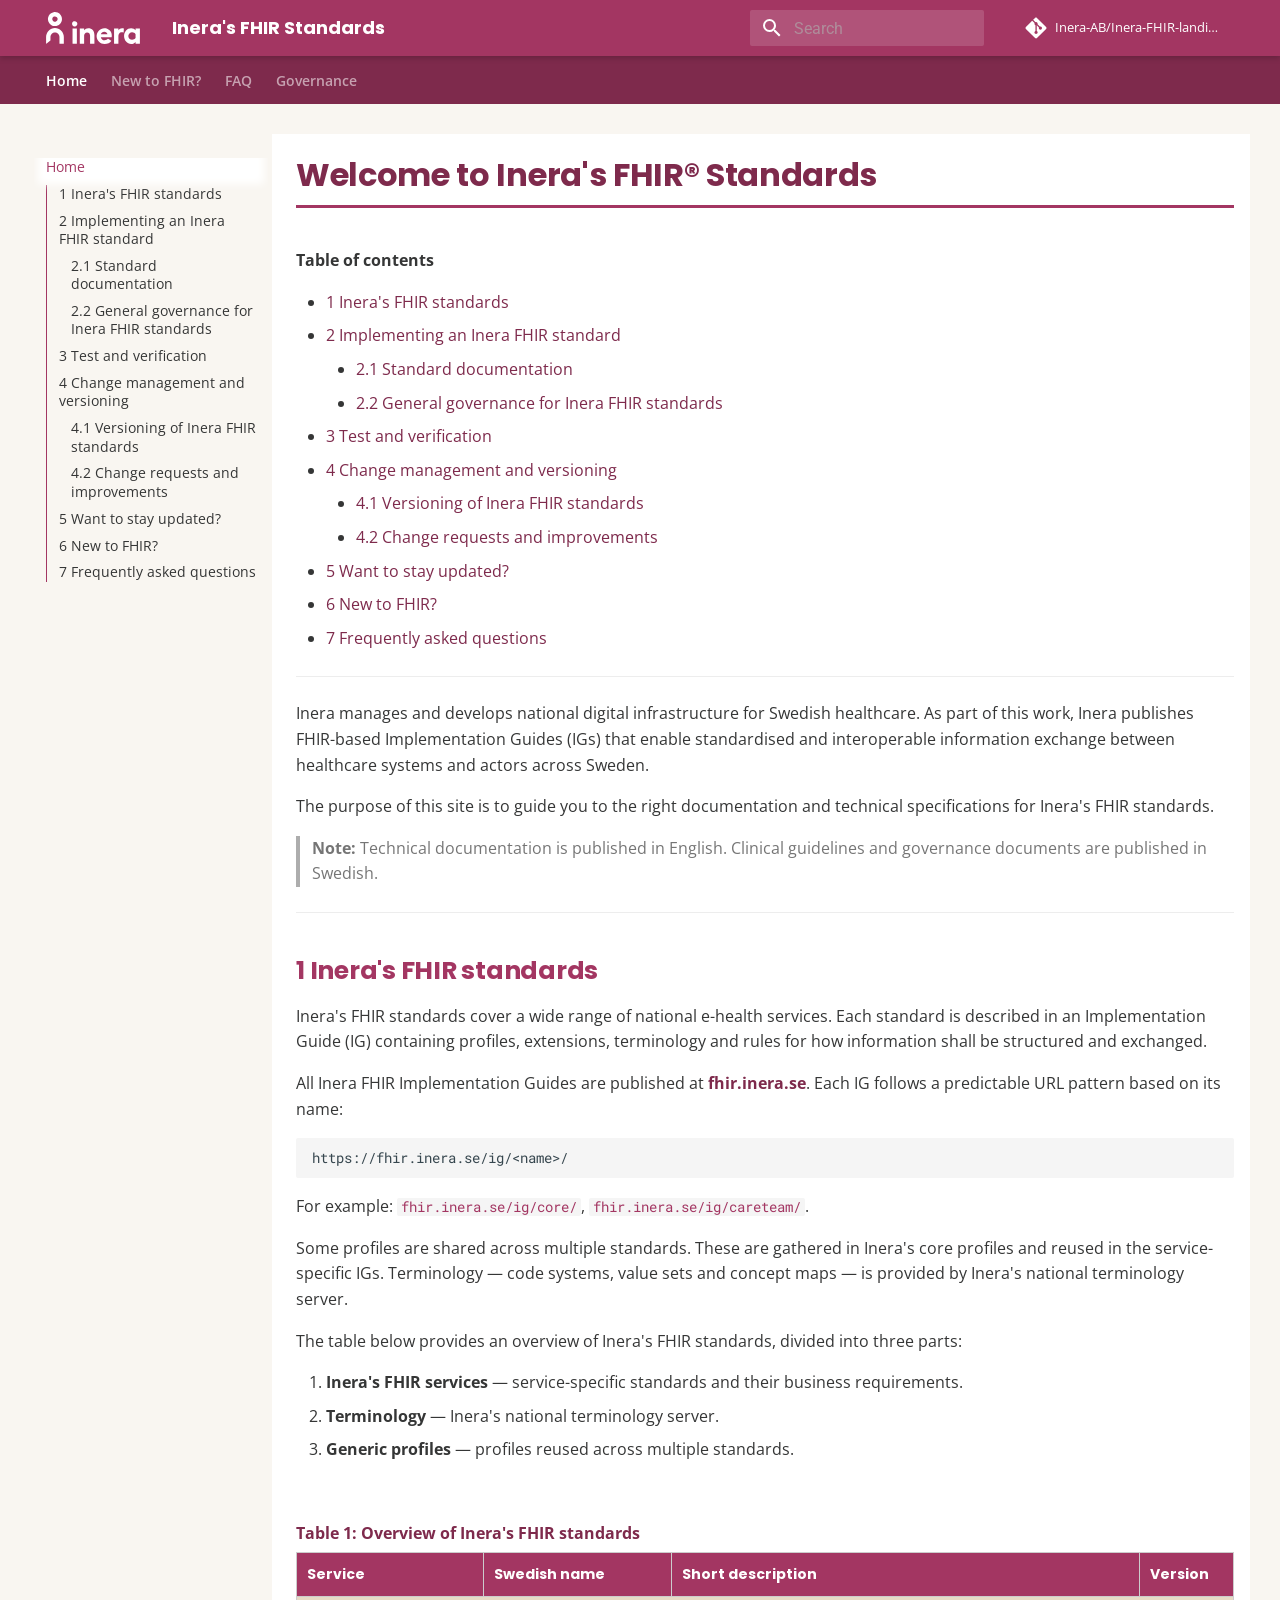
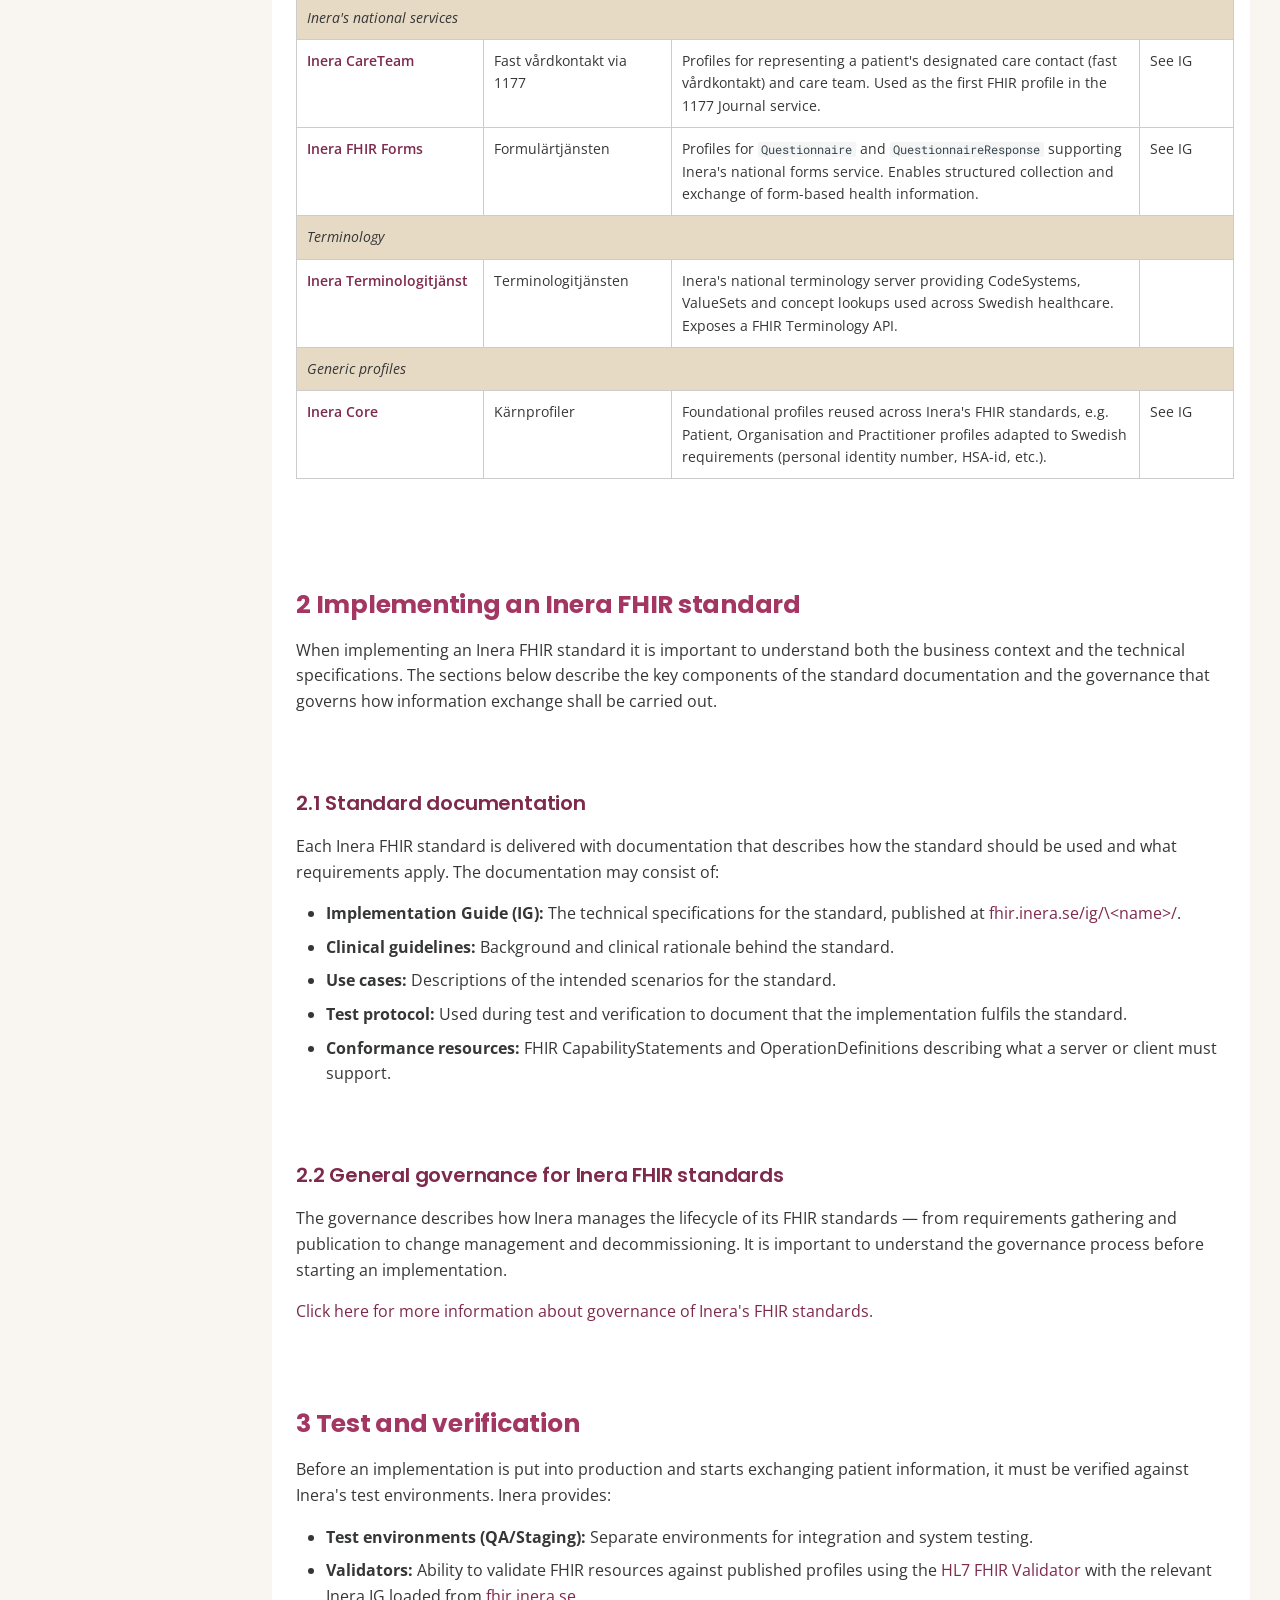
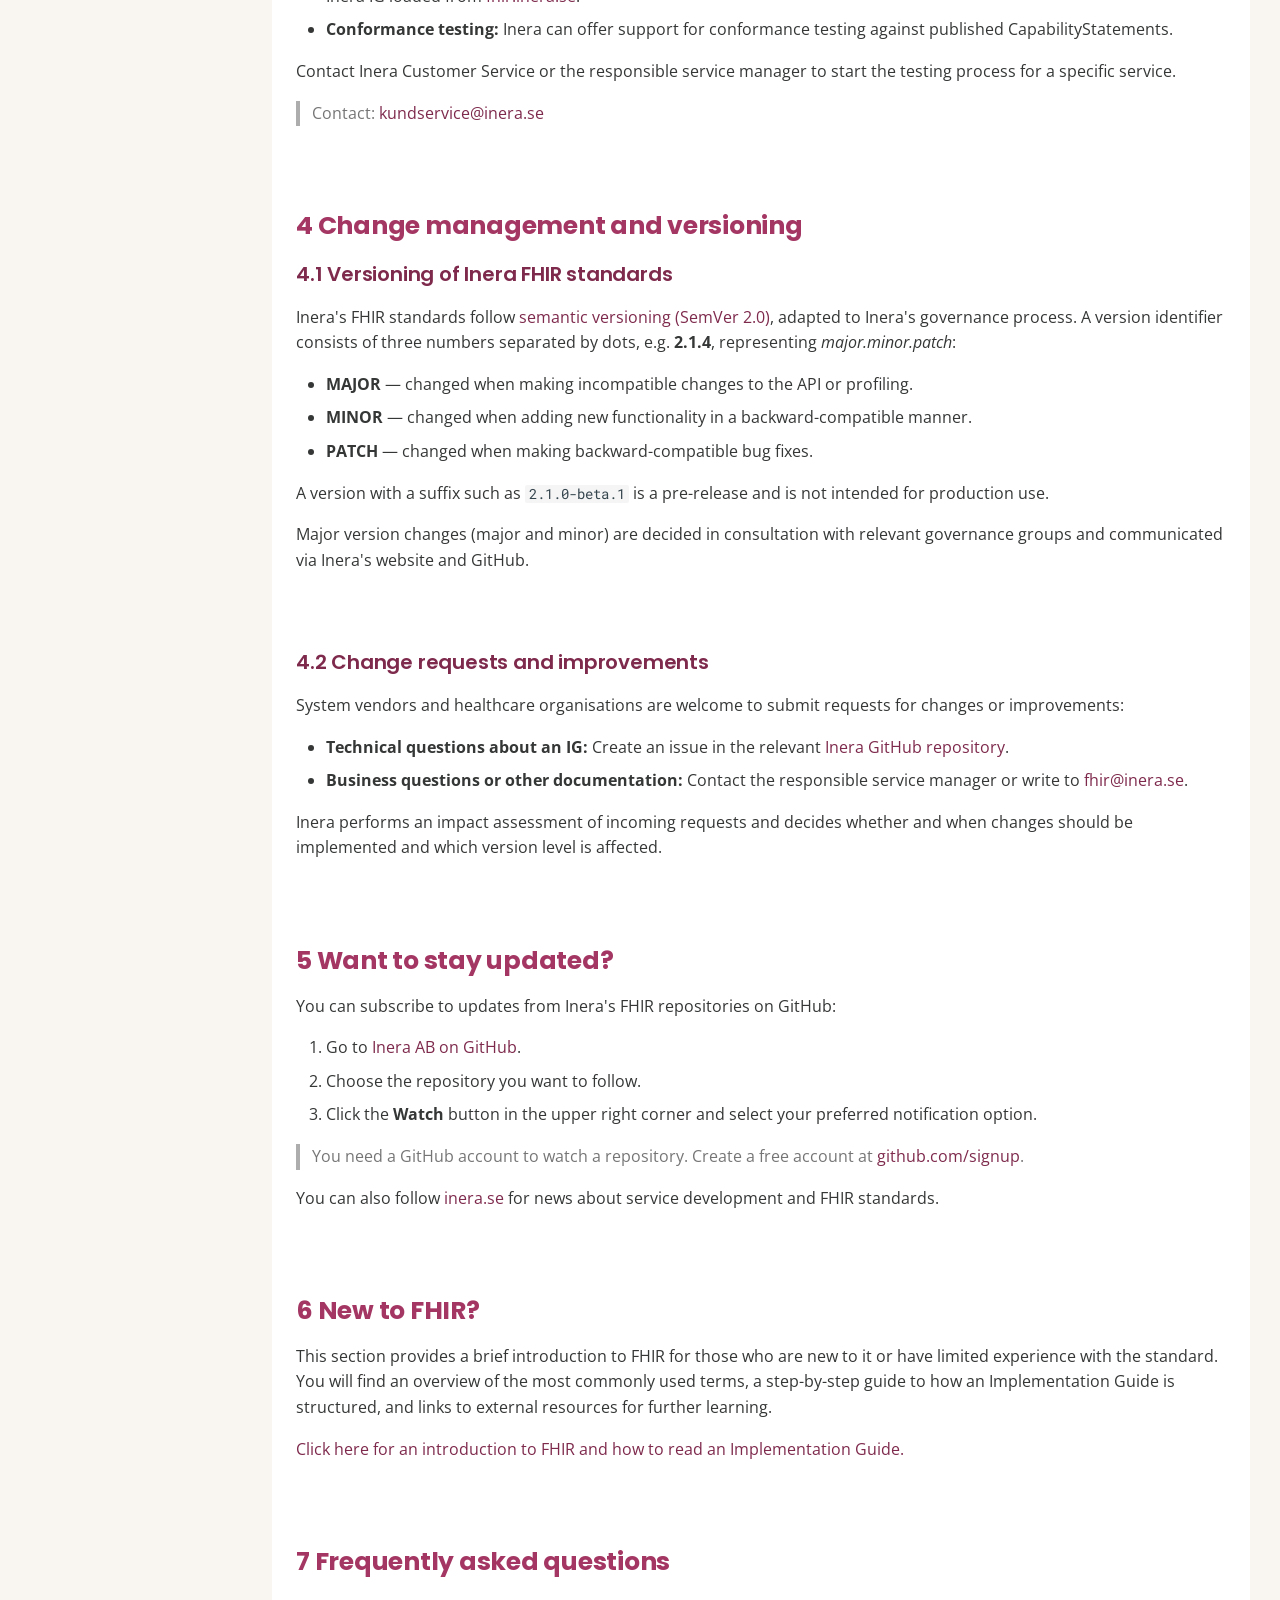
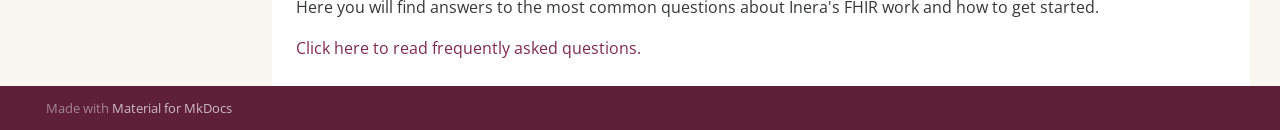
<file: index.html>
<!doctype html>
<html lang="en" class="no-js">
  <head>
    
      <meta charset="utf-8">
      <meta name="viewport" content="width=device-width,initial-scale=1">
      
        <meta name="description" content="Landing page for Inera's FHIR standards and implementation guides">
      
      
        <meta name="author" content="Inera AB">
      
      
        <link rel="canonical" href="https://inera-ab.github.io/Inera-FHIR-landingpage/">
      
      
      
        <link rel="next" href="assets/documents/NewToFHIR/">
      
      
        
      
      
      <link rel="icon" href="assets/images/inera-thumbnail.png">
      <meta name="generator" content="mkdocs-1.6.1, mkdocs-material-9.7.6">
    
    
      
        <title>Inera's FHIR Standards</title>
      
    
    
      <link rel="stylesheet" href="assets/stylesheets/main.484c7ddc.min.css">
      
        
        <link rel="stylesheet" href="assets/stylesheets/palette.ab4e12ef.min.css">
      
      


    
    
      
    
    
      
        
        
        <link rel="preconnect" href="https://fonts.gstatic.com" crossorigin>
        <link rel="stylesheet" href="https://fonts.googleapis.com/css?family=Roboto:300,300i,400,400i,700,700i%7CRoboto+Mono:400,400i,700,700i&display=fallback">
        <style>:root{--md-text-font:"Roboto";--md-code-font:"Roboto Mono"}</style>
      
    
    
      <link rel="stylesheet" href="assets/css/inera.css">
    
    <script>__md_scope=new URL(".",location),__md_hash=e=>[...e].reduce(((e,_)=>(e<<5)-e+_.charCodeAt(0)),0),__md_get=(e,_=localStorage,t=__md_scope)=>JSON.parse(_.getItem(t.pathname+"."+e)),__md_set=(e,_,t=localStorage,a=__md_scope)=>{try{t.setItem(a.pathname+"."+e,JSON.stringify(_))}catch(e){}}</script>
    
      

    
    
  </head>
  
  
    
    
      
    
    
    
    
    <body dir="ltr" data-md-color-scheme="default" data-md-color-primary="custom" data-md-color-accent="custom">
  
    
    <input class="md-toggle" data-md-toggle="drawer" type="checkbox" id="__drawer" autocomplete="off">
    <input class="md-toggle" data-md-toggle="search" type="checkbox" id="__search" autocomplete="off">
    <label class="md-overlay" for="__drawer"></label>
    <div data-md-component="skip">
      
        
        <a href="#welcome-to-ineras-fhir-standards" class="md-skip">
          Skip to content
        </a>
      
    </div>
    <div data-md-component="announce">
      
    </div>
    
    
      

<header class="md-header" data-md-component="header">
  <nav class="md-header__inner md-grid" aria-label="Header">
    <a href="." title="Inera&#39;s FHIR Standards" class="md-header__button md-logo" aria-label="Inera's FHIR Standards" data-md-component="logo">
      
  <img src="assets/images/inera-logo.svg" alt="logo">

    </a>
    <label class="md-header__button md-icon" for="__drawer">
      
      <svg xmlns="http://www.w3.org/2000/svg" viewBox="0 0 24 24"><path d="M3 6h18v2H3zm0 5h18v2H3zm0 5h18v2H3z"/></svg>
    </label>
    <div class="md-header__title" data-md-component="header-title">
      <div class="md-header__ellipsis">
        <div class="md-header__topic">
          <span class="md-ellipsis">
            Inera's FHIR Standards
          </span>
        </div>
        <div class="md-header__topic" data-md-component="header-topic">
          <span class="md-ellipsis">
            
              Home
            
          </span>
        </div>
      </div>
    </div>
    
      
        <form class="md-header__option" data-md-component="palette">
  
    
    
    
    <input class="md-option" data-md-color-media="" data-md-color-scheme="default" data-md-color-primary="custom" data-md-color-accent="custom"  aria-hidden="true"  type="radio" name="__palette" id="__palette_0">
    
  
</form>
      
    
    
      <script>var palette=__md_get("__palette");if(palette&&palette.color){if("(prefers-color-scheme)"===palette.color.media){var media=matchMedia("(prefers-color-scheme: light)"),input=document.querySelector(media.matches?"[data-md-color-media='(prefers-color-scheme: light)']":"[data-md-color-media='(prefers-color-scheme: dark)']");palette.color.media=input.getAttribute("data-md-color-media"),palette.color.scheme=input.getAttribute("data-md-color-scheme"),palette.color.primary=input.getAttribute("data-md-color-primary"),palette.color.accent=input.getAttribute("data-md-color-accent")}for(var[key,value]of Object.entries(palette.color))document.body.setAttribute("data-md-color-"+key,value)}</script>
    
    
    
      
      
        <label class="md-header__button md-icon" for="__search">
          
          <svg xmlns="http://www.w3.org/2000/svg" viewBox="0 0 24 24"><path d="M9.5 3A6.5 6.5 0 0 1 16 9.5c0 1.61-.59 3.09-1.56 4.23l.27.27h.79l5 5-1.5 1.5-5-5v-.79l-.27-.27A6.52 6.52 0 0 1 9.5 16 6.5 6.5 0 0 1 3 9.5 6.5 6.5 0 0 1 9.5 3m0 2C7 5 5 7 5 9.5S7 14 9.5 14 14 12 14 9.5 12 5 9.5 5"/></svg>
        </label>
        <div class="md-search" data-md-component="search" role="dialog">
  <label class="md-search__overlay" for="__search"></label>
  <div class="md-search__inner" role="search">
    <form class="md-search__form" name="search">
      <input type="text" class="md-search__input" name="query" aria-label="Search" placeholder="Search" autocapitalize="off" autocorrect="off" autocomplete="off" spellcheck="false" data-md-component="search-query" required>
      <label class="md-search__icon md-icon" for="__search">
        
        <svg xmlns="http://www.w3.org/2000/svg" viewBox="0 0 24 24"><path d="M9.5 3A6.5 6.5 0 0 1 16 9.5c0 1.61-.59 3.09-1.56 4.23l.27.27h.79l5 5-1.5 1.5-5-5v-.79l-.27-.27A6.52 6.52 0 0 1 9.5 16 6.5 6.5 0 0 1 3 9.5 6.5 6.5 0 0 1 9.5 3m0 2C7 5 5 7 5 9.5S7 14 9.5 14 14 12 14 9.5 12 5 9.5 5"/></svg>
        
        <svg xmlns="http://www.w3.org/2000/svg" viewBox="0 0 24 24"><path d="M20 11v2H8l5.5 5.5-1.42 1.42L4.16 12l7.92-7.92L13.5 5.5 8 11z"/></svg>
      </label>
      <nav class="md-search__options" aria-label="Search">
        
        <button type="reset" class="md-search__icon md-icon" title="Clear" aria-label="Clear" tabindex="-1">
          
          <svg xmlns="http://www.w3.org/2000/svg" viewBox="0 0 24 24"><path d="M19 6.41 17.59 5 12 10.59 6.41 5 5 6.41 10.59 12 5 17.59 6.41 19 12 13.41 17.59 19 19 17.59 13.41 12z"/></svg>
        </button>
      </nav>
      
    </form>
    <div class="md-search__output">
      <div class="md-search__scrollwrap" tabindex="0" data-md-scrollfix>
        <div class="md-search-result" data-md-component="search-result">
          <div class="md-search-result__meta">
            Initializing search
          </div>
          <ol class="md-search-result__list" role="presentation"></ol>
        </div>
      </div>
    </div>
  </div>
</div>
      
    
    
      <div class="md-header__source">
        <a href="https://github.com/Inera-AB/Inera-FHIR-landingpage" title="Go to repository" class="md-source" data-md-component="source">
  <div class="md-source__icon md-icon">
    
    <svg xmlns="http://www.w3.org/2000/svg" viewBox="0 0 448 512"><!--! Font Awesome Free 7.1.0 by @fontawesome - https://fontawesome.com License - https://fontawesome.com/license/free (Icons: CC BY 4.0, Fonts: SIL OFL 1.1, Code: MIT License) Copyright 2025 Fonticons, Inc.--><path d="M439.6 236.1 244 40.5c-5.4-5.5-12.8-8.5-20.4-8.5s-15 3-20.4 8.4L162.5 81l51.5 51.5c27.1-9.1 52.7 16.8 43.4 43.7l49.7 49.7c34.2-11.8 61.2 31 35.5 56.7-26.5 26.5-70.2-2.9-56-37.3L240.3 199v121.9c25.3 12.5 22.3 41.8 9.1 55-6.4 6.4-15.2 10.1-24.3 10.1s-17.8-3.6-24.3-10.1c-17.6-17.6-11.1-46.9 11.2-56v-123c-20.8-8.5-24.6-30.7-18.6-45L142.6 101 8.5 235.1C3 240.6 0 247.9 0 255.5s3 15 8.5 20.4l195.6 195.7c5.4 5.4 12.7 8.4 20.4 8.4s15-3 20.4-8.4l194.7-194.7c5.4-5.4 8.4-12.8 8.4-20.4s-3-15-8.4-20.4"/></svg>
  </div>
  <div class="md-source__repository">
    Inera-AB/Inera-FHIR-landingpage
  </div>
</a>
      </div>
    
  </nav>
  
</header>
    
    <div class="md-container" data-md-component="container">
      
      
        
          
            
<nav class="md-tabs" aria-label="Tabs" data-md-component="tabs">
  <div class="md-grid">
    <ul class="md-tabs__list">
      
        
  
  
  
    
  
  
    <li class="md-tabs__item md-tabs__item--active">
      <a href="." class="md-tabs__link">
        
  
  
    
  
  Home

      </a>
    </li>
  

      
        
  
  
  
  
    <li class="md-tabs__item">
      <a href="assets/documents/NewToFHIR/" class="md-tabs__link">
        
  
  
    
  
  New to FHIR?

      </a>
    </li>
  

      
        
  
  
  
  
    <li class="md-tabs__item">
      <a href="assets/documents/FAQ/" class="md-tabs__link">
        
  
  
    
  
  FAQ

      </a>
    </li>
  

      
        
  
  
  
  
    <li class="md-tabs__item">
      <a href="assets/documents/Governance/" class="md-tabs__link">
        
  
  
    
  
  Governance

      </a>
    </li>
  

      
    </ul>
  </div>
</nav>
          
        
      
      <main class="md-main" data-md-component="main">
        <div class="md-main__inner md-grid">
          
            
              
              <div class="md-sidebar md-sidebar--primary" data-md-component="sidebar" data-md-type="navigation" >
                <div class="md-sidebar__scrollwrap">
                  <div class="md-sidebar__inner">
                    


  


  

<nav class="md-nav md-nav--primary md-nav--lifted md-nav--integrated" aria-label="Navigation" data-md-level="0">
  <label class="md-nav__title" for="__drawer">
    <a href="." title="Inera&#39;s FHIR Standards" class="md-nav__button md-logo" aria-label="Inera's FHIR Standards" data-md-component="logo">
      
  <img src="assets/images/inera-logo.svg" alt="logo">

    </a>
    Inera's FHIR Standards
  </label>
  
    <div class="md-nav__source">
      <a href="https://github.com/Inera-AB/Inera-FHIR-landingpage" title="Go to repository" class="md-source" data-md-component="source">
  <div class="md-source__icon md-icon">
    
    <svg xmlns="http://www.w3.org/2000/svg" viewBox="0 0 448 512"><!--! Font Awesome Free 7.1.0 by @fontawesome - https://fontawesome.com License - https://fontawesome.com/license/free (Icons: CC BY 4.0, Fonts: SIL OFL 1.1, Code: MIT License) Copyright 2025 Fonticons, Inc.--><path d="M439.6 236.1 244 40.5c-5.4-5.5-12.8-8.5-20.4-8.5s-15 3-20.4 8.4L162.5 81l51.5 51.5c27.1-9.1 52.7 16.8 43.4 43.7l49.7 49.7c34.2-11.8 61.2 31 35.5 56.7-26.5 26.5-70.2-2.9-56-37.3L240.3 199v121.9c25.3 12.5 22.3 41.8 9.1 55-6.4 6.4-15.2 10.1-24.3 10.1s-17.8-3.6-24.3-10.1c-17.6-17.6-11.1-46.9 11.2-56v-123c-20.8-8.5-24.6-30.7-18.6-45L142.6 101 8.5 235.1C3 240.6 0 247.9 0 255.5s3 15 8.5 20.4l195.6 195.7c5.4 5.4 12.7 8.4 20.4 8.4s15-3 20.4-8.4l194.7-194.7c5.4-5.4 8.4-12.8 8.4-20.4s-3-15-8.4-20.4"/></svg>
  </div>
  <div class="md-source__repository">
    Inera-AB/Inera-FHIR-landingpage
  </div>
</a>
    </div>
  
  <ul class="md-nav__list" data-md-scrollfix>
    
      
      
  
  
    
  
  
  
    <li class="md-nav__item md-nav__item--active">
      
      <input class="md-nav__toggle md-toggle" type="checkbox" id="__toc">
      
      
        
      
      
        <label class="md-nav__link md-nav__link--active" for="__toc">
          
  
  
  <span class="md-ellipsis">
    
  
    Home
  

    
  </span>
  
  

          <span class="md-nav__icon md-icon"></span>
        </label>
      
      <a href="." class="md-nav__link md-nav__link--active">
        
  
  
  <span class="md-ellipsis">
    
  
    Home
  

    
  </span>
  
  

      </a>
      
        

<nav class="md-nav md-nav--secondary" aria-label="Table of contents">
  
  
  
    
  
  
    <label class="md-nav__title" for="__toc">
      <span class="md-nav__icon md-icon"></span>
      Table of contents
    </label>
    <ul class="md-nav__list" data-md-component="toc" data-md-scrollfix>
      
        <li class="md-nav__item">
  <a href="#1-ineras-fhir-standards" class="md-nav__link">
    <span class="md-ellipsis">
      
        1 Inera's FHIR standards
      
    </span>
  </a>
  
</li>
      
        <li class="md-nav__item">
  <a href="#2-implementing-an-inera-fhir-standard" class="md-nav__link">
    <span class="md-ellipsis">
      
        2 Implementing an Inera FHIR standard
      
    </span>
  </a>
  
    <nav class="md-nav" aria-label="2 Implementing an Inera FHIR standard">
      <ul class="md-nav__list">
        
          <li class="md-nav__item">
  <a href="#21-standard-documentation" class="md-nav__link">
    <span class="md-ellipsis">
      
        2.1 Standard documentation
      
    </span>
  </a>
  
</li>
        
          <li class="md-nav__item">
  <a href="#22-general-governance-for-inera-fhir-standards" class="md-nav__link">
    <span class="md-ellipsis">
      
        2.2 General governance for Inera FHIR standards
      
    </span>
  </a>
  
</li>
        
      </ul>
    </nav>
  
</li>
      
        <li class="md-nav__item">
  <a href="#3-test-and-verification" class="md-nav__link">
    <span class="md-ellipsis">
      
        3 Test and verification
      
    </span>
  </a>
  
</li>
      
        <li class="md-nav__item">
  <a href="#4-change-management-and-versioning" class="md-nav__link">
    <span class="md-ellipsis">
      
        4 Change management and versioning
      
    </span>
  </a>
  
    <nav class="md-nav" aria-label="4 Change management and versioning">
      <ul class="md-nav__list">
        
          <li class="md-nav__item">
  <a href="#41-versioning-of-inera-fhir-standards" class="md-nav__link">
    <span class="md-ellipsis">
      
        4.1 Versioning of Inera FHIR standards
      
    </span>
  </a>
  
</li>
        
          <li class="md-nav__item">
  <a href="#42-change-requests-and-improvements" class="md-nav__link">
    <span class="md-ellipsis">
      
        4.2 Change requests and improvements
      
    </span>
  </a>
  
</li>
        
      </ul>
    </nav>
  
</li>
      
        <li class="md-nav__item">
  <a href="#5-want-to-stay-updated" class="md-nav__link">
    <span class="md-ellipsis">
      
        5 Want to stay updated?
      
    </span>
  </a>
  
</li>
      
        <li class="md-nav__item">
  <a href="#6-new-to-fhir" class="md-nav__link">
    <span class="md-ellipsis">
      
        6 New to FHIR?
      
    </span>
  </a>
  
</li>
      
        <li class="md-nav__item">
  <a href="#7-frequently-asked-questions" class="md-nav__link">
    <span class="md-ellipsis">
      
        7 Frequently asked questions
      
    </span>
  </a>
  
</li>
      
    </ul>
  
</nav>
      
    </li>
  

    
      
      
  
  
  
  
    <li class="md-nav__item">
      <a href="assets/documents/NewToFHIR/" class="md-nav__link">
        
  
  
  <span class="md-ellipsis">
    
  
    New to FHIR?
  

    
  </span>
  
  

      </a>
    </li>
  

    
      
      
  
  
  
  
    <li class="md-nav__item">
      <a href="assets/documents/FAQ/" class="md-nav__link">
        
  
  
  <span class="md-ellipsis">
    
  
    FAQ
  

    
  </span>
  
  

      </a>
    </li>
  

    
      
      
  
  
  
  
    <li class="md-nav__item">
      <a href="assets/documents/Governance/" class="md-nav__link">
        
  
  
  <span class="md-ellipsis">
    
  
    Governance
  

    
  </span>
  
  

      </a>
    </li>
  

    
  </ul>
</nav>
                  </div>
                </div>
              </div>
            
            
          
          
            <div class="md-content" data-md-component="content">
              
              <article class="md-content__inner md-typeset">
                
                  


  
  


<h1 id="welcome-to-ineras-fhir-standards">Welcome to Inera's FHIR® Standards<a class="headerlink" href="#welcome-to-ineras-fhir-standards" title="Permanent link">&para;</a></h1>
<p><strong>Table of contents</strong></p>
<ul>
<li><a href="#1-ineras-fhir-standards">1 Inera's FHIR standards</a></li>
<li><a href="#2-implementing-an-inera-fhir-standard">2 Implementing an Inera FHIR standard</a><ul>
<li><a href="#21-standard-documentation">2.1 Standard documentation</a></li>
<li><a href="#22-general-governance-for-inera-fhir-standards">2.2 General governance for Inera FHIR standards</a></li>
</ul>
</li>
<li><a href="#3-test-and-verification">3 Test and verification</a></li>
<li><a href="#4-change-management-and-versioning">4 Change management and versioning</a><ul>
<li><a href="#41-versioning-of-inera-fhir-standards">4.1 Versioning of Inera FHIR standards</a></li>
<li><a href="#42-change-requests-and-improvements">4.2 Change requests and improvements</a></li>
</ul>
</li>
<li><a href="#5-want-to-stay-updated">5 Want to stay updated?</a></li>
<li><a href="#6-new-to-fhir">6 New to FHIR?</a></li>
<li><a href="#7-frequently-asked-questions">7 Frequently asked questions</a></li>
</ul>
<hr />
<p>Inera manages and develops national digital infrastructure for Swedish healthcare. As part of this work, Inera publishes FHIR-based Implementation Guides (IGs) that enable standardised and interoperable information exchange between healthcare systems and actors across Sweden.</p>
<p>The purpose of this site is to guide you to the right documentation and technical specifications for Inera's FHIR standards.</p>
<blockquote>
<p><strong>Note:</strong> Technical documentation is published in English. Clinical guidelines and governance documents are published in Swedish.</p>
</blockquote>
<hr />
<h2 id="1-ineras-fhir-standards">1 Inera's FHIR standards<a class="headerlink" href="#1-ineras-fhir-standards" title="Permanent link">&para;</a></h2>
<p>Inera's FHIR standards cover a wide range of national e-health services. Each standard is described in an Implementation Guide (IG) containing profiles, extensions, terminology and rules for how information shall be structured and exchanged.</p>
<p>All Inera FHIR Implementation Guides are published at <strong><a href="https://fhir.inera.se">fhir.inera.se</a></strong>. Each IG follows a predictable URL pattern based on its name:</p>
<pre><code>https://fhir.inera.se/ig/&lt;name&gt;/
</code></pre>
<p>For example: <a href="https://fhir.inera.se/ig/core/"><code>fhir.inera.se/ig/core/</code></a>, <a href="https://fhir.inera.se/ig/careteam/"><code>fhir.inera.se/ig/careteam/</code></a>.</p>
<p>Some profiles are shared across multiple standards. These are gathered in Inera's core profiles and reused in the service-specific IGs. Terminology — code systems, value sets and concept maps — is provided by Inera's national terminology server.</p>
<p>The table below provides an overview of Inera's FHIR standards, divided into three parts:</p>
<ol>
<li><strong>Inera's FHIR services</strong> — service-specific standards and their business requirements.</li>
<li><strong>Terminology</strong> — Inera's national terminology server.</li>
<li><strong>Generic profiles</strong> — profiles reused across multiple standards.</li>
</ol>
<p><br></p>
<div style="overflow-x:auto;">
<table class="tg" id="Tab1">
<caption style="color:#7E2A4C;font-weight:bold;text-align:left;padding-bottom:6px;">Table 1: Overview of Inera's FHIR standards</caption>
<colgroup>
<col style="width:20%">
<col style="width:20%">
<col style="width:50%">
<col style="width:10%">
</colgroup>
<thead>
  <tr>
    <th class="tg-header">Service</th>
    <th class="tg-header">Swedish name</th>
    <th class="tg-header">Short description</th>
    <th class="tg-header">Version</th>
  </tr>
</thead>
<tbody>
  <tr>
    <td class="tg-category" colspan="4"><em>Inera's national services</em></td>
  </tr>
  <tr>
    <td class="tg-cell"><a href="https://fhir.inera.se/ig/careteam/" target="_blank">Inera CareTeam</a></td>
    <td class="tg-cell">Fast vårdkontakt via 1177</td>
    <td class="tg-cell">Profiles for representing a patient's designated care contact (fast vårdkontakt) and care team. Used as the first FHIR profile in the 1177 Journal service.</td>
    <td class="tg-cell">See IG</td>
  </tr>
  <tr>
    <td class="tg-cell"><a href="https://fhir.inera.se/ig/forms/" target="_blank">Inera FHIR Forms</a></td>
    <td class="tg-cell">Formulärtjänsten</td>
    <td class="tg-cell">Profiles for <code>Questionnaire</code> and <code>QuestionnaireResponse</code> supporting Inera's national forms service. Enables structured collection and exchange of form-based health information.</td>
    <td class="tg-cell">See IG</td>
  </tr>
  <tr>
    <td class="tg-category" colspan="4"><em>Terminology</em></td>
  </tr>
  <tr>
    <td class="tg-cell"><a href="https://test.api.terminologitjansten.inera.se" target="_blank">Inera Terminologitjänst</a></td>
    <td class="tg-cell">Terminologitjänsten</td>
    <td class="tg-cell">Inera's national terminology server providing CodeSystems, ValueSets and concept lookups used across Swedish healthcare. Exposes a FHIR Terminology API.</td>
    <td class="tg-cell"></td>
  </tr>
  <tr>
    <td class="tg-category" colspan="4"><em>Generic profiles</em></td>
  </tr>
  <tr>
    <td class="tg-cell"><a href="https://fhir.inera.se/ig/core/" target="_blank">Inera Core</a></td>
    <td class="tg-cell">Kärnprofiler</td>
    <td class="tg-cell">Foundational profiles reused across Inera's FHIR standards, e.g. Patient, Organisation and Practitioner profiles adapted to Swedish requirements (personal identity number, HSA-id, etc.).</td>
    <td class="tg-cell">See IG</td>
  </tr>
</tbody>
</table>
</div>

<p><br><br></p>
<h2 id="2-implementing-an-inera-fhir-standard">2 Implementing an Inera FHIR standard<a class="headerlink" href="#2-implementing-an-inera-fhir-standard" title="Permanent link">&para;</a></h2>
<p>When implementing an Inera FHIR standard it is important to understand both the business context and the technical specifications. The sections below describe the key components of the standard documentation and the governance that governs how information exchange shall be carried out.</p>
<p><br></p>
<h3 id="21-standard-documentation">2.1 Standard documentation<a class="headerlink" href="#21-standard-documentation" title="Permanent link">&para;</a></h3>
<p>Each Inera FHIR standard is delivered with documentation that describes how the standard should be used and what requirements apply. The documentation may consist of:</p>
<ul>
<li><strong>Implementation Guide (IG):</strong> The technical specifications for the standard, published at <a href="https://fhir.inera.se">fhir.inera.se/ig/\&lt;name&gt;/</a>.</li>
<li><strong>Clinical guidelines:</strong> Background and clinical rationale behind the standard.</li>
<li><strong>Use cases:</strong> Descriptions of the intended scenarios for the standard.</li>
<li><strong>Test protocol:</strong> Used during test and verification to document that the implementation fulfils the standard.</li>
<li><strong>Conformance resources:</strong> FHIR CapabilityStatements and OperationDefinitions describing what a server or client must support.</li>
</ul>
<p><br></p>
<h3 id="22-general-governance-for-inera-fhir-standards">2.2 General governance for Inera FHIR standards<a class="headerlink" href="#22-general-governance-for-inera-fhir-standards" title="Permanent link">&para;</a></h3>
<p>The governance describes how Inera manages the lifecycle of its FHIR standards — from requirements gathering and publication to change management and decommissioning. It is important to understand the governance process before starting an implementation.</p>
<p><a href="assets/documents/Governance/">Click here for more information about governance of Inera's FHIR standards.</a></p>
<p><br></p>
<h2 id="3-test-and-verification">3 Test and verification<a class="headerlink" href="#3-test-and-verification" title="Permanent link">&para;</a></h2>
<p>Before an implementation is put into production and starts exchanging patient information, it must be verified against Inera's test environments. Inera provides:</p>
<ul>
<li><strong>Test environments (QA/Staging):</strong> Separate environments for integration and system testing.</li>
<li><strong>Validators:</strong> Ability to validate FHIR resources against published profiles using the <a href="https://confluence.hl7.org/display/FHIR/Using+the+FHIR+Validator">HL7 FHIR Validator</a> with the relevant Inera IG loaded from <a href="https://fhir.inera.se">fhir.inera.se</a>.</li>
<li><strong>Conformance testing:</strong> Inera can offer support for conformance testing against published CapabilityStatements.</li>
</ul>
<p>Contact Inera Customer Service or the responsible service manager to start the testing process for a specific service.</p>
<blockquote>
<p>Contact: <a href="mailto:kundservice@inera.se">kundservice@inera.se</a></p>
</blockquote>
<p><br></p>
<h2 id="4-change-management-and-versioning">4 Change management and versioning<a class="headerlink" href="#4-change-management-and-versioning" title="Permanent link">&para;</a></h2>
<h3 id="41-versioning-of-inera-fhir-standards">4.1 Versioning of Inera FHIR standards<a class="headerlink" href="#41-versioning-of-inera-fhir-standards" title="Permanent link">&para;</a></h3>
<p>Inera's FHIR standards follow <a href="https://semver.org/">semantic versioning (SemVer 2.0)</a>, adapted to Inera's governance process. A version identifier consists of three numbers separated by dots, e.g. <strong>2.1.4</strong>, representing <em>major.minor.patch</em>:</p>
<ul>
<li><strong>MAJOR</strong> — changed when making incompatible changes to the API or profiling.</li>
<li><strong>MINOR</strong> — changed when adding new functionality in a backward-compatible manner.</li>
<li><strong>PATCH</strong> — changed when making backward-compatible bug fixes.</li>
</ul>
<p>A version with a suffix such as <code>2.1.0-beta.1</code> is a pre-release and is not intended for production use.</p>
<p>Major version changes (major and minor) are decided in consultation with relevant governance groups and communicated via Inera's website and GitHub.</p>
<p><br></p>
<h3 id="42-change-requests-and-improvements">4.2 Change requests and improvements<a class="headerlink" href="#42-change-requests-and-improvements" title="Permanent link">&para;</a></h3>
<p>System vendors and healthcare organisations are welcome to submit requests for changes or improvements:</p>
<ul>
<li><strong>Technical questions about an IG:</strong> Create an issue in the relevant <a href="https://github.com/Inera-AB">Inera GitHub repository</a>.</li>
<li><strong>Business questions or other documentation:</strong> Contact the responsible service manager or write to <a href="mailto:fhir@inera.se">fhir@inera.se</a>.</li>
</ul>
<p>Inera performs an impact assessment of incoming requests and decides whether and when changes should be implemented and which version level is affected.</p>
<p><br></p>
<h2 id="5-want-to-stay-updated">5 Want to stay updated?<a class="headerlink" href="#5-want-to-stay-updated" title="Permanent link">&para;</a></h2>
<p>You can subscribe to updates from Inera's FHIR repositories on GitHub:</p>
<ol>
<li>Go to <a href="https://github.com/Inera-AB">Inera AB on GitHub</a>.</li>
<li>Choose the repository you want to follow.</li>
<li>Click the <strong>Watch</strong> button in the upper right corner and select your preferred notification option.</li>
</ol>
<blockquote>
<p>You need a GitHub account to watch a repository. Create a free account at <a href="https://github.com/signup">github.com/signup</a>.</p>
</blockquote>
<p>You can also follow <a href="https://www.inera.se">inera.se</a> for news about service development and FHIR standards.</p>
<p><br></p>
<h2 id="6-new-to-fhir">6 New to FHIR?<a class="headerlink" href="#6-new-to-fhir" title="Permanent link">&para;</a></h2>
<p>This section provides a brief introduction to FHIR for those who are new to it or have limited experience with the standard. You will find an overview of the most commonly used terms, a step-by-step guide to how an Implementation Guide is structured, and links to external resources for further learning.</p>
<p><a href="assets/documents/NewToFHIR/">Click here for an introduction to FHIR and how to read an Implementation Guide.</a></p>
<p><br></p>
<h2 id="7-frequently-asked-questions">7 Frequently asked questions<a class="headerlink" href="#7-frequently-asked-questions" title="Permanent link">&para;</a></h2>
<p>Here you will find answers to the most common questions about Inera's FHIR work and how to get started.</p>
<p><a href="assets/documents/FAQ/">Click here to read frequently asked questions.</a></p>












                
              </article>
            </div>
          
          
<script>var target=document.getElementById(location.hash.slice(1));target&&target.name&&(target.checked=target.name.startsWith("__tabbed_"))</script>
        </div>
        
          <button type="button" class="md-top md-icon" data-md-component="top" hidden>
  
  <svg xmlns="http://www.w3.org/2000/svg" viewBox="0 0 24 24"><path d="M13 20h-2V8l-5.5 5.5-1.42-1.42L12 4.16l7.92 7.92-1.42 1.42L13 8z"/></svg>
  Back to top
</button>
        
      </main>
      
        <footer class="md-footer">
  
  <div class="md-footer-meta md-typeset">
    <div class="md-footer-meta__inner md-grid">
      <div class="md-copyright">
  
  
    Made with
    <a href="https://squidfunk.github.io/mkdocs-material/" target="_blank" rel="noopener">
      Material for MkDocs
    </a>
  
</div>
      
    </div>
  </div>
</footer>
      
    </div>
    <div class="md-dialog" data-md-component="dialog">
      <div class="md-dialog__inner md-typeset"></div>
    </div>
    
    
    
      
      
      <script id="__config" type="application/json">{"annotate": null, "base": ".", "features": ["navigation.tabs", "navigation.top", "toc.integrate", "content.tooltips"], "search": "assets/javascripts/workers/search.2c215733.min.js", "tags": null, "translations": {"clipboard.copied": "Copied to clipboard", "clipboard.copy": "Copy to clipboard", "search.result.more.one": "1 more on this page", "search.result.more.other": "# more on this page", "search.result.none": "No matching documents", "search.result.one": "1 matching document", "search.result.other": "# matching documents", "search.result.placeholder": "Type to start searching", "search.result.term.missing": "Missing", "select.version": "Select version"}, "version": null}</script>
    
    
      <script src="assets/javascripts/bundle.79ae519e.min.js"></script>
      
    
  </body>
</html>
</file>
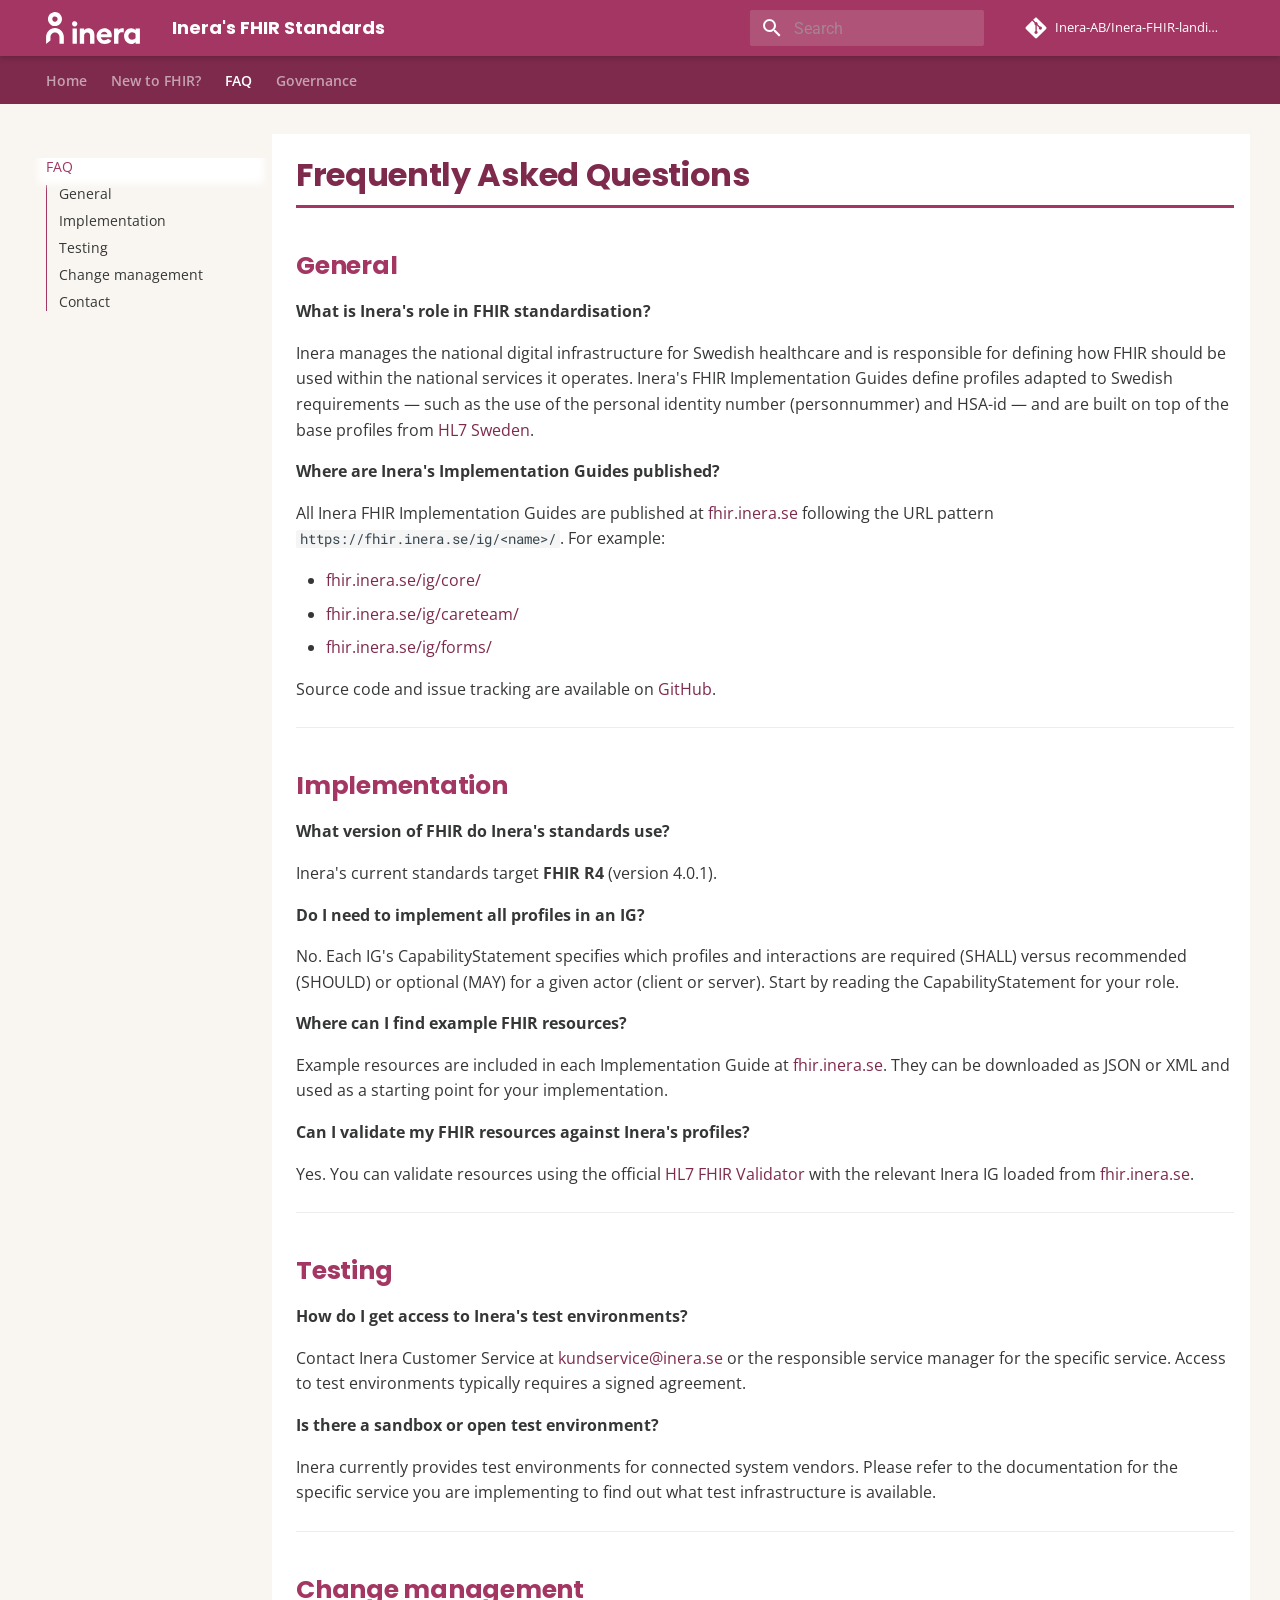
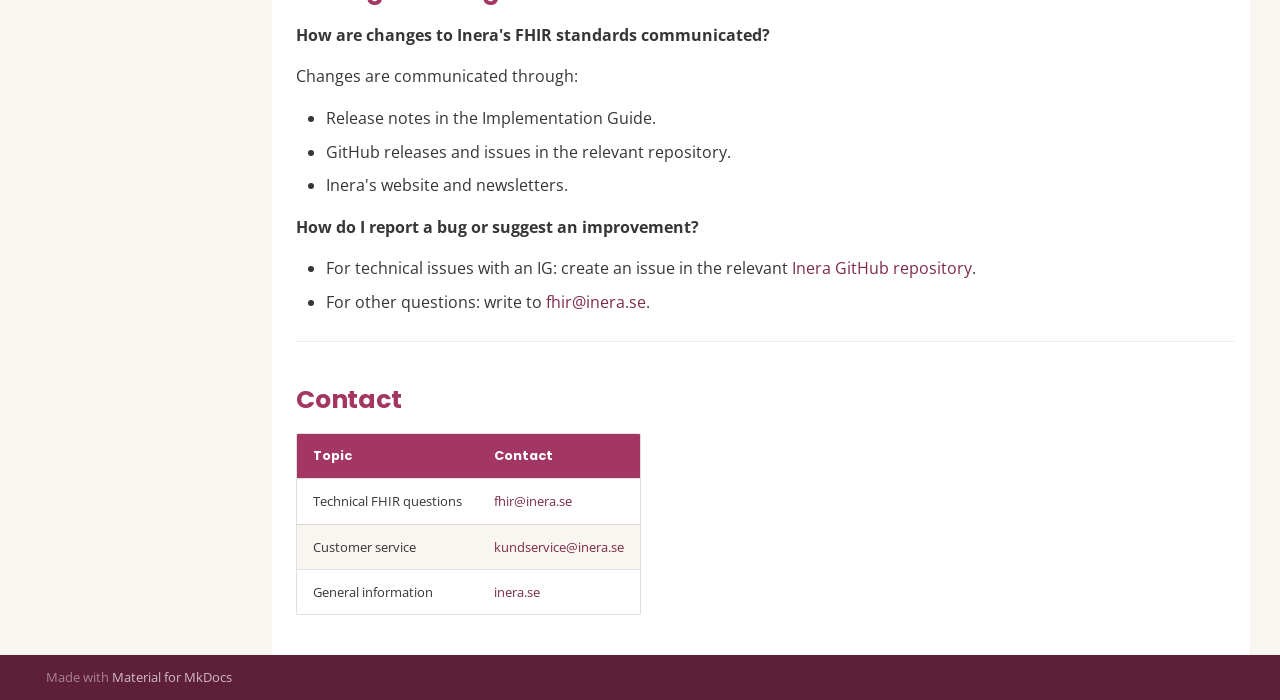
<file: assets/documents/FAQ/index.html>
<!doctype html>
<html lang="en" class="no-js">
  <head>
    
      <meta charset="utf-8">
      <meta name="viewport" content="width=device-width,initial-scale=1">
      
        <meta name="description" content="Landing page for Inera's FHIR standards and implementation guides">
      
      
        <meta name="author" content="Inera AB">
      
      
        <link rel="canonical" href="https://inera-ab.github.io/Inera-FHIR-landingpage/assets/documents/FAQ/">
      
      
        <link rel="prev" href="../NewToFHIR/">
      
      
        <link rel="next" href="../Governance/">
      
      
        
      
      
      <link rel="icon" href="../../images/inera-thumbnail.png">
      <meta name="generator" content="mkdocs-1.6.1, mkdocs-material-9.7.6">
    
    
      
        <title>FAQ - Inera's FHIR Standards</title>
      
    
    
      <link rel="stylesheet" href="../../stylesheets/main.484c7ddc.min.css">
      
        
        <link rel="stylesheet" href="../../stylesheets/palette.ab4e12ef.min.css">
      
      


    
    
      
    
    
      
        
        
        <link rel="preconnect" href="https://fonts.gstatic.com" crossorigin>
        <link rel="stylesheet" href="https://fonts.googleapis.com/css?family=Roboto:300,300i,400,400i,700,700i%7CRoboto+Mono:400,400i,700,700i&display=fallback">
        <style>:root{--md-text-font:"Roboto";--md-code-font:"Roboto Mono"}</style>
      
    
    
      <link rel="stylesheet" href="../../css/inera.css">
    
    <script>__md_scope=new URL("../../..",location),__md_hash=e=>[...e].reduce(((e,_)=>(e<<5)-e+_.charCodeAt(0)),0),__md_get=(e,_=localStorage,t=__md_scope)=>JSON.parse(_.getItem(t.pathname+"."+e)),__md_set=(e,_,t=localStorage,a=__md_scope)=>{try{t.setItem(a.pathname+"."+e,JSON.stringify(_))}catch(e){}}</script>
    
      

    
    
  </head>
  
  
    
    
      
    
    
    
    
    <body dir="ltr" data-md-color-scheme="default" data-md-color-primary="custom" data-md-color-accent="custom">
  
    
    <input class="md-toggle" data-md-toggle="drawer" type="checkbox" id="__drawer" autocomplete="off">
    <input class="md-toggle" data-md-toggle="search" type="checkbox" id="__search" autocomplete="off">
    <label class="md-overlay" for="__drawer"></label>
    <div data-md-component="skip">
      
        
        <a href="#frequently-asked-questions" class="md-skip">
          Skip to content
        </a>
      
    </div>
    <div data-md-component="announce">
      
    </div>
    
    
      

<header class="md-header" data-md-component="header">
  <nav class="md-header__inner md-grid" aria-label="Header">
    <a href="../../.." title="Inera&#39;s FHIR Standards" class="md-header__button md-logo" aria-label="Inera's FHIR Standards" data-md-component="logo">
      
  <img src="../../images/inera-logo.svg" alt="logo">

    </a>
    <label class="md-header__button md-icon" for="__drawer">
      
      <svg xmlns="http://www.w3.org/2000/svg" viewBox="0 0 24 24"><path d="M3 6h18v2H3zm0 5h18v2H3zm0 5h18v2H3z"/></svg>
    </label>
    <div class="md-header__title" data-md-component="header-title">
      <div class="md-header__ellipsis">
        <div class="md-header__topic">
          <span class="md-ellipsis">
            Inera's FHIR Standards
          </span>
        </div>
        <div class="md-header__topic" data-md-component="header-topic">
          <span class="md-ellipsis">
            
              FAQ
            
          </span>
        </div>
      </div>
    </div>
    
      
        <form class="md-header__option" data-md-component="palette">
  
    
    
    
    <input class="md-option" data-md-color-media="" data-md-color-scheme="default" data-md-color-primary="custom" data-md-color-accent="custom"  aria-hidden="true"  type="radio" name="__palette" id="__palette_0">
    
  
</form>
      
    
    
      <script>var palette=__md_get("__palette");if(palette&&palette.color){if("(prefers-color-scheme)"===palette.color.media){var media=matchMedia("(prefers-color-scheme: light)"),input=document.querySelector(media.matches?"[data-md-color-media='(prefers-color-scheme: light)']":"[data-md-color-media='(prefers-color-scheme: dark)']");palette.color.media=input.getAttribute("data-md-color-media"),palette.color.scheme=input.getAttribute("data-md-color-scheme"),palette.color.primary=input.getAttribute("data-md-color-primary"),palette.color.accent=input.getAttribute("data-md-color-accent")}for(var[key,value]of Object.entries(palette.color))document.body.setAttribute("data-md-color-"+key,value)}</script>
    
    
    
      
      
        <label class="md-header__button md-icon" for="__search">
          
          <svg xmlns="http://www.w3.org/2000/svg" viewBox="0 0 24 24"><path d="M9.5 3A6.5 6.5 0 0 1 16 9.5c0 1.61-.59 3.09-1.56 4.23l.27.27h.79l5 5-1.5 1.5-5-5v-.79l-.27-.27A6.52 6.52 0 0 1 9.5 16 6.5 6.5 0 0 1 3 9.5 6.5 6.5 0 0 1 9.5 3m0 2C7 5 5 7 5 9.5S7 14 9.5 14 14 12 14 9.5 12 5 9.5 5"/></svg>
        </label>
        <div class="md-search" data-md-component="search" role="dialog">
  <label class="md-search__overlay" for="__search"></label>
  <div class="md-search__inner" role="search">
    <form class="md-search__form" name="search">
      <input type="text" class="md-search__input" name="query" aria-label="Search" placeholder="Search" autocapitalize="off" autocorrect="off" autocomplete="off" spellcheck="false" data-md-component="search-query" required>
      <label class="md-search__icon md-icon" for="__search">
        
        <svg xmlns="http://www.w3.org/2000/svg" viewBox="0 0 24 24"><path d="M9.5 3A6.5 6.5 0 0 1 16 9.5c0 1.61-.59 3.09-1.56 4.23l.27.27h.79l5 5-1.5 1.5-5-5v-.79l-.27-.27A6.52 6.52 0 0 1 9.5 16 6.5 6.5 0 0 1 3 9.5 6.5 6.5 0 0 1 9.5 3m0 2C7 5 5 7 5 9.5S7 14 9.5 14 14 12 14 9.5 12 5 9.5 5"/></svg>
        
        <svg xmlns="http://www.w3.org/2000/svg" viewBox="0 0 24 24"><path d="M20 11v2H8l5.5 5.5-1.42 1.42L4.16 12l7.92-7.92L13.5 5.5 8 11z"/></svg>
      </label>
      <nav class="md-search__options" aria-label="Search">
        
        <button type="reset" class="md-search__icon md-icon" title="Clear" aria-label="Clear" tabindex="-1">
          
          <svg xmlns="http://www.w3.org/2000/svg" viewBox="0 0 24 24"><path d="M19 6.41 17.59 5 12 10.59 6.41 5 5 6.41 10.59 12 5 17.59 6.41 19 12 13.41 17.59 19 19 17.59 13.41 12z"/></svg>
        </button>
      </nav>
      
    </form>
    <div class="md-search__output">
      <div class="md-search__scrollwrap" tabindex="0" data-md-scrollfix>
        <div class="md-search-result" data-md-component="search-result">
          <div class="md-search-result__meta">
            Initializing search
          </div>
          <ol class="md-search-result__list" role="presentation"></ol>
        </div>
      </div>
    </div>
  </div>
</div>
      
    
    
      <div class="md-header__source">
        <a href="https://github.com/Inera-AB/Inera-FHIR-landingpage" title="Go to repository" class="md-source" data-md-component="source">
  <div class="md-source__icon md-icon">
    
    <svg xmlns="http://www.w3.org/2000/svg" viewBox="0 0 448 512"><!--! Font Awesome Free 7.1.0 by @fontawesome - https://fontawesome.com License - https://fontawesome.com/license/free (Icons: CC BY 4.0, Fonts: SIL OFL 1.1, Code: MIT License) Copyright 2025 Fonticons, Inc.--><path d="M439.6 236.1 244 40.5c-5.4-5.5-12.8-8.5-20.4-8.5s-15 3-20.4 8.4L162.5 81l51.5 51.5c27.1-9.1 52.7 16.8 43.4 43.7l49.7 49.7c34.2-11.8 61.2 31 35.5 56.7-26.5 26.5-70.2-2.9-56-37.3L240.3 199v121.9c25.3 12.5 22.3 41.8 9.1 55-6.4 6.4-15.2 10.1-24.3 10.1s-17.8-3.6-24.3-10.1c-17.6-17.6-11.1-46.9 11.2-56v-123c-20.8-8.5-24.6-30.7-18.6-45L142.6 101 8.5 235.1C3 240.6 0 247.9 0 255.5s3 15 8.5 20.4l195.6 195.7c5.4 5.4 12.7 8.4 20.4 8.4s15-3 20.4-8.4l194.7-194.7c5.4-5.4 8.4-12.8 8.4-20.4s-3-15-8.4-20.4"/></svg>
  </div>
  <div class="md-source__repository">
    Inera-AB/Inera-FHIR-landingpage
  </div>
</a>
      </div>
    
  </nav>
  
</header>
    
    <div class="md-container" data-md-component="container">
      
      
        
          
            
<nav class="md-tabs" aria-label="Tabs" data-md-component="tabs">
  <div class="md-grid">
    <ul class="md-tabs__list">
      
        
  
  
  
  
    <li class="md-tabs__item">
      <a href="../../.." class="md-tabs__link">
        
  
  
    
  
  Home

      </a>
    </li>
  

      
        
  
  
  
  
    <li class="md-tabs__item">
      <a href="../NewToFHIR/" class="md-tabs__link">
        
  
  
    
  
  New to FHIR?

      </a>
    </li>
  

      
        
  
  
  
    
  
  
    <li class="md-tabs__item md-tabs__item--active">
      <a href="./" class="md-tabs__link">
        
  
  
    
  
  FAQ

      </a>
    </li>
  

      
        
  
  
  
  
    <li class="md-tabs__item">
      <a href="../Governance/" class="md-tabs__link">
        
  
  
    
  
  Governance

      </a>
    </li>
  

      
    </ul>
  </div>
</nav>
          
        
      
      <main class="md-main" data-md-component="main">
        <div class="md-main__inner md-grid">
          
            
              
              <div class="md-sidebar md-sidebar--primary" data-md-component="sidebar" data-md-type="navigation" >
                <div class="md-sidebar__scrollwrap">
                  <div class="md-sidebar__inner">
                    


  


  

<nav class="md-nav md-nav--primary md-nav--lifted md-nav--integrated" aria-label="Navigation" data-md-level="0">
  <label class="md-nav__title" for="__drawer">
    <a href="../../.." title="Inera&#39;s FHIR Standards" class="md-nav__button md-logo" aria-label="Inera's FHIR Standards" data-md-component="logo">
      
  <img src="../../images/inera-logo.svg" alt="logo">

    </a>
    Inera's FHIR Standards
  </label>
  
    <div class="md-nav__source">
      <a href="https://github.com/Inera-AB/Inera-FHIR-landingpage" title="Go to repository" class="md-source" data-md-component="source">
  <div class="md-source__icon md-icon">
    
    <svg xmlns="http://www.w3.org/2000/svg" viewBox="0 0 448 512"><!--! Font Awesome Free 7.1.0 by @fontawesome - https://fontawesome.com License - https://fontawesome.com/license/free (Icons: CC BY 4.0, Fonts: SIL OFL 1.1, Code: MIT License) Copyright 2025 Fonticons, Inc.--><path d="M439.6 236.1 244 40.5c-5.4-5.5-12.8-8.5-20.4-8.5s-15 3-20.4 8.4L162.5 81l51.5 51.5c27.1-9.1 52.7 16.8 43.4 43.7l49.7 49.7c34.2-11.8 61.2 31 35.5 56.7-26.5 26.5-70.2-2.9-56-37.3L240.3 199v121.9c25.3 12.5 22.3 41.8 9.1 55-6.4 6.4-15.2 10.1-24.3 10.1s-17.8-3.6-24.3-10.1c-17.6-17.6-11.1-46.9 11.2-56v-123c-20.8-8.5-24.6-30.7-18.6-45L142.6 101 8.5 235.1C3 240.6 0 247.9 0 255.5s3 15 8.5 20.4l195.6 195.7c5.4 5.4 12.7 8.4 20.4 8.4s15-3 20.4-8.4l194.7-194.7c5.4-5.4 8.4-12.8 8.4-20.4s-3-15-8.4-20.4"/></svg>
  </div>
  <div class="md-source__repository">
    Inera-AB/Inera-FHIR-landingpage
  </div>
</a>
    </div>
  
  <ul class="md-nav__list" data-md-scrollfix>
    
      
      
  
  
  
  
    <li class="md-nav__item">
      <a href="../../.." class="md-nav__link">
        
  
  
  <span class="md-ellipsis">
    
  
    Home
  

    
  </span>
  
  

      </a>
    </li>
  

    
      
      
  
  
  
  
    <li class="md-nav__item">
      <a href="../NewToFHIR/" class="md-nav__link">
        
  
  
  <span class="md-ellipsis">
    
  
    New to FHIR?
  

    
  </span>
  
  

      </a>
    </li>
  

    
      
      
  
  
    
  
  
  
    <li class="md-nav__item md-nav__item--active">
      
      <input class="md-nav__toggle md-toggle" type="checkbox" id="__toc">
      
      
        
      
      
        <label class="md-nav__link md-nav__link--active" for="__toc">
          
  
  
  <span class="md-ellipsis">
    
  
    FAQ
  

    
  </span>
  
  

          <span class="md-nav__icon md-icon"></span>
        </label>
      
      <a href="./" class="md-nav__link md-nav__link--active">
        
  
  
  <span class="md-ellipsis">
    
  
    FAQ
  

    
  </span>
  
  

      </a>
      
        

<nav class="md-nav md-nav--secondary" aria-label="Table of contents">
  
  
  
    
  
  
    <label class="md-nav__title" for="__toc">
      <span class="md-nav__icon md-icon"></span>
      Table of contents
    </label>
    <ul class="md-nav__list" data-md-component="toc" data-md-scrollfix>
      
        <li class="md-nav__item">
  <a href="#general" class="md-nav__link">
    <span class="md-ellipsis">
      
        General
      
    </span>
  </a>
  
</li>
      
        <li class="md-nav__item">
  <a href="#implementation" class="md-nav__link">
    <span class="md-ellipsis">
      
        Implementation
      
    </span>
  </a>
  
</li>
      
        <li class="md-nav__item">
  <a href="#testing" class="md-nav__link">
    <span class="md-ellipsis">
      
        Testing
      
    </span>
  </a>
  
</li>
      
        <li class="md-nav__item">
  <a href="#change-management" class="md-nav__link">
    <span class="md-ellipsis">
      
        Change management
      
    </span>
  </a>
  
</li>
      
        <li class="md-nav__item">
  <a href="#contact" class="md-nav__link">
    <span class="md-ellipsis">
      
        Contact
      
    </span>
  </a>
  
</li>
      
    </ul>
  
</nav>
      
    </li>
  

    
      
      
  
  
  
  
    <li class="md-nav__item">
      <a href="../Governance/" class="md-nav__link">
        
  
  
  <span class="md-ellipsis">
    
  
    Governance
  

    
  </span>
  
  

      </a>
    </li>
  

    
  </ul>
</nav>
                  </div>
                </div>
              </div>
            
            
          
          
            <div class="md-content" data-md-component="content">
              
              <article class="md-content__inner md-typeset">
                
                  


  
  


<h1 id="frequently-asked-questions">Frequently Asked Questions<a class="headerlink" href="#frequently-asked-questions" title="Permanent link">&para;</a></h1>
<h2 id="general">General<a class="headerlink" href="#general" title="Permanent link">&para;</a></h2>
<p><strong>What is Inera's role in FHIR standardisation?</strong></p>
<p>Inera manages the national digital infrastructure for Swedish healthcare and is responsible for defining how FHIR should be used within the national services it operates. Inera's FHIR Implementation Guides define profiles adapted to Swedish requirements — such as the use of the personal identity number (personnummer) and HSA-id — and are built on top of the base profiles from <a href="https://hl7.se">HL7 Sweden</a>.</p>
<p><strong>Where are Inera's Implementation Guides published?</strong></p>
<p>All Inera FHIR Implementation Guides are published at <a href="https://fhir.inera.se">fhir.inera.se</a> following the URL pattern <code>https://fhir.inera.se/ig/&lt;name&gt;/</code>. For example:</p>
<ul>
<li><a href="https://fhir.inera.se/ig/core/">fhir.inera.se/ig/core/</a></li>
<li><a href="https://fhir.inera.se/ig/careteam/">fhir.inera.se/ig/careteam/</a></li>
<li><a href="https://fhir.inera.se/ig/forms/">fhir.inera.se/ig/forms/</a></li>
</ul>
<p>Source code and issue tracking are available on <a href="https://github.com/Inera-AB">GitHub</a>.</p>
<hr />
<h2 id="implementation">Implementation<a class="headerlink" href="#implementation" title="Permanent link">&para;</a></h2>
<p><strong>What version of FHIR do Inera's standards use?</strong></p>
<p>Inera's current standards target <strong>FHIR R4</strong> (version 4.0.1).</p>
<p><strong>Do I need to implement all profiles in an IG?</strong></p>
<p>No. Each IG's CapabilityStatement specifies which profiles and interactions are required (SHALL) versus recommended (SHOULD) or optional (MAY) for a given actor (client or server). Start by reading the CapabilityStatement for your role.</p>
<p><strong>Where can I find example FHIR resources?</strong></p>
<p>Example resources are included in each Implementation Guide at <a href="https://fhir.inera.se">fhir.inera.se</a>. They can be downloaded as JSON or XML and used as a starting point for your implementation.</p>
<p><strong>Can I validate my FHIR resources against Inera's profiles?</strong></p>
<p>Yes. You can validate resources using the official <a href="https://confluence.hl7.org/display/FHIR/Using+the+FHIR+Validator">HL7 FHIR Validator</a> with the relevant Inera IG loaded from <a href="https://fhir.inera.se">fhir.inera.se</a>.</p>
<hr />
<h2 id="testing">Testing<a class="headerlink" href="#testing" title="Permanent link">&para;</a></h2>
<p><strong>How do I get access to Inera's test environments?</strong></p>
<p>Contact Inera Customer Service at <a href="mailto:kundservice@inera.se">kundservice@inera.se</a> or the responsible service manager for the specific service. Access to test environments typically requires a signed agreement.</p>
<p><strong>Is there a sandbox or open test environment?</strong></p>
<p>Inera currently provides test environments for connected system vendors. Please refer to the documentation for the specific service you are implementing to find out what test infrastructure is available.</p>
<hr />
<h2 id="change-management">Change management<a class="headerlink" href="#change-management" title="Permanent link">&para;</a></h2>
<p><strong>How are changes to Inera's FHIR standards communicated?</strong></p>
<p>Changes are communicated through:</p>
<ul>
<li>Release notes in the Implementation Guide.</li>
<li>GitHub releases and issues in the relevant repository.</li>
<li>Inera's website and newsletters.</li>
</ul>
<p><strong>How do I report a bug or suggest an improvement?</strong></p>
<ul>
<li>For technical issues with an IG: create an issue in the relevant <a href="https://github.com/Inera-AB">Inera GitHub repository</a>.</li>
<li>For other questions: write to <a href="mailto:fhir@inera.se">fhir@inera.se</a>.</li>
</ul>
<hr />
<h2 id="contact">Contact<a class="headerlink" href="#contact" title="Permanent link">&para;</a></h2>
<table>
<thead>
<tr>
<th>Topic</th>
<th>Contact</th>
</tr>
</thead>
<tbody>
<tr>
<td>Technical FHIR questions</td>
<td><a href="mailto:fhir@inera.se">fhir@inera.se</a></td>
</tr>
<tr>
<td>Customer service</td>
<td><a href="mailto:kundservice@inera.se">kundservice@inera.se</a></td>
</tr>
<tr>
<td>General information</td>
<td><a href="https://www.inera.se">inera.se</a></td>
</tr>
</tbody>
</table>












                
              </article>
            </div>
          
          
<script>var target=document.getElementById(location.hash.slice(1));target&&target.name&&(target.checked=target.name.startsWith("__tabbed_"))</script>
        </div>
        
          <button type="button" class="md-top md-icon" data-md-component="top" hidden>
  
  <svg xmlns="http://www.w3.org/2000/svg" viewBox="0 0 24 24"><path d="M13 20h-2V8l-5.5 5.5-1.42-1.42L12 4.16l7.92 7.92-1.42 1.42L13 8z"/></svg>
  Back to top
</button>
        
      </main>
      
        <footer class="md-footer">
  
  <div class="md-footer-meta md-typeset">
    <div class="md-footer-meta__inner md-grid">
      <div class="md-copyright">
  
  
    Made with
    <a href="https://squidfunk.github.io/mkdocs-material/" target="_blank" rel="noopener">
      Material for MkDocs
    </a>
  
</div>
      
    </div>
  </div>
</footer>
      
    </div>
    <div class="md-dialog" data-md-component="dialog">
      <div class="md-dialog__inner md-typeset"></div>
    </div>
    
    
    
      
      
      <script id="__config" type="application/json">{"annotate": null, "base": "../../..", "features": ["navigation.tabs", "navigation.top", "toc.integrate", "content.tooltips"], "search": "../../javascripts/workers/search.2c215733.min.js", "tags": null, "translations": {"clipboard.copied": "Copied to clipboard", "clipboard.copy": "Copy to clipboard", "search.result.more.one": "1 more on this page", "search.result.more.other": "# more on this page", "search.result.none": "No matching documents", "search.result.one": "1 matching document", "search.result.other": "# matching documents", "search.result.placeholder": "Type to start searching", "search.result.term.missing": "Missing", "select.version": "Select version"}, "version": null}</script>
    
    
      <script src="../../javascripts/bundle.79ae519e.min.js"></script>
      
    
  </body>
</html>
</file>
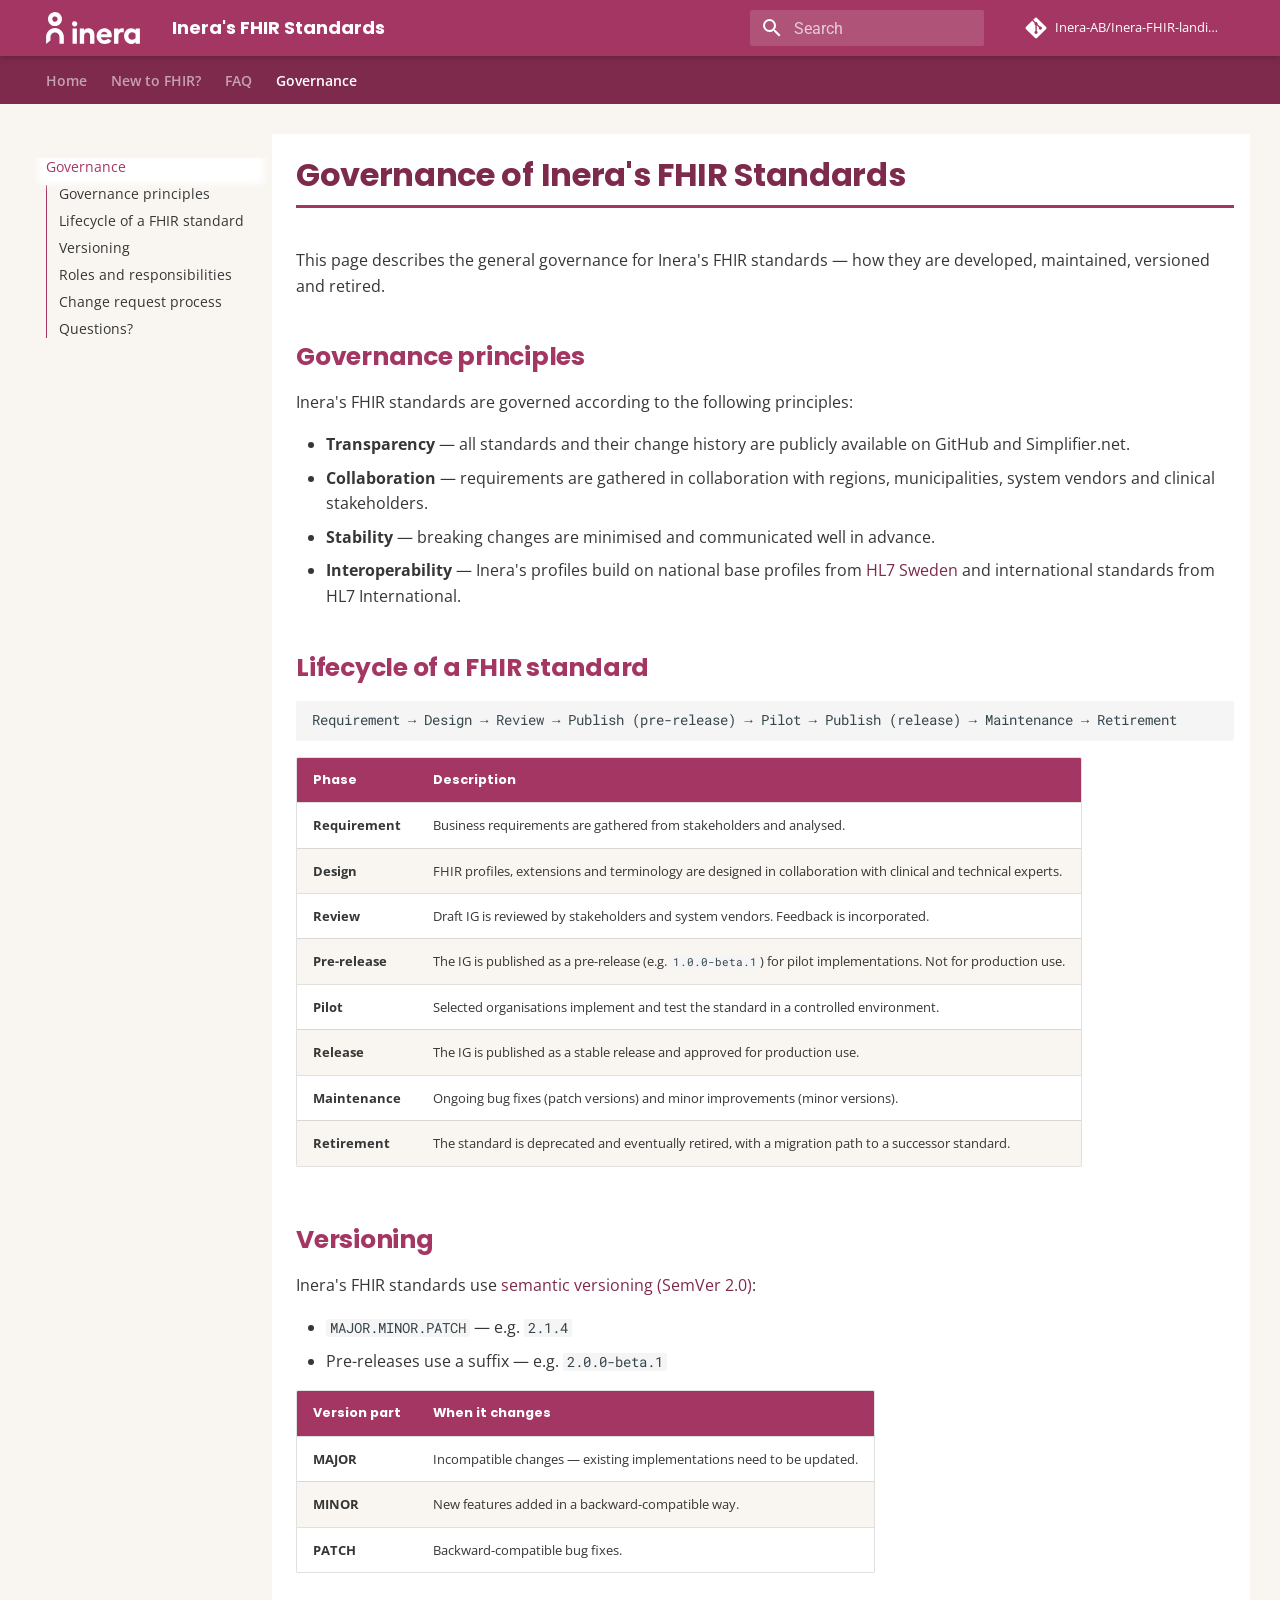
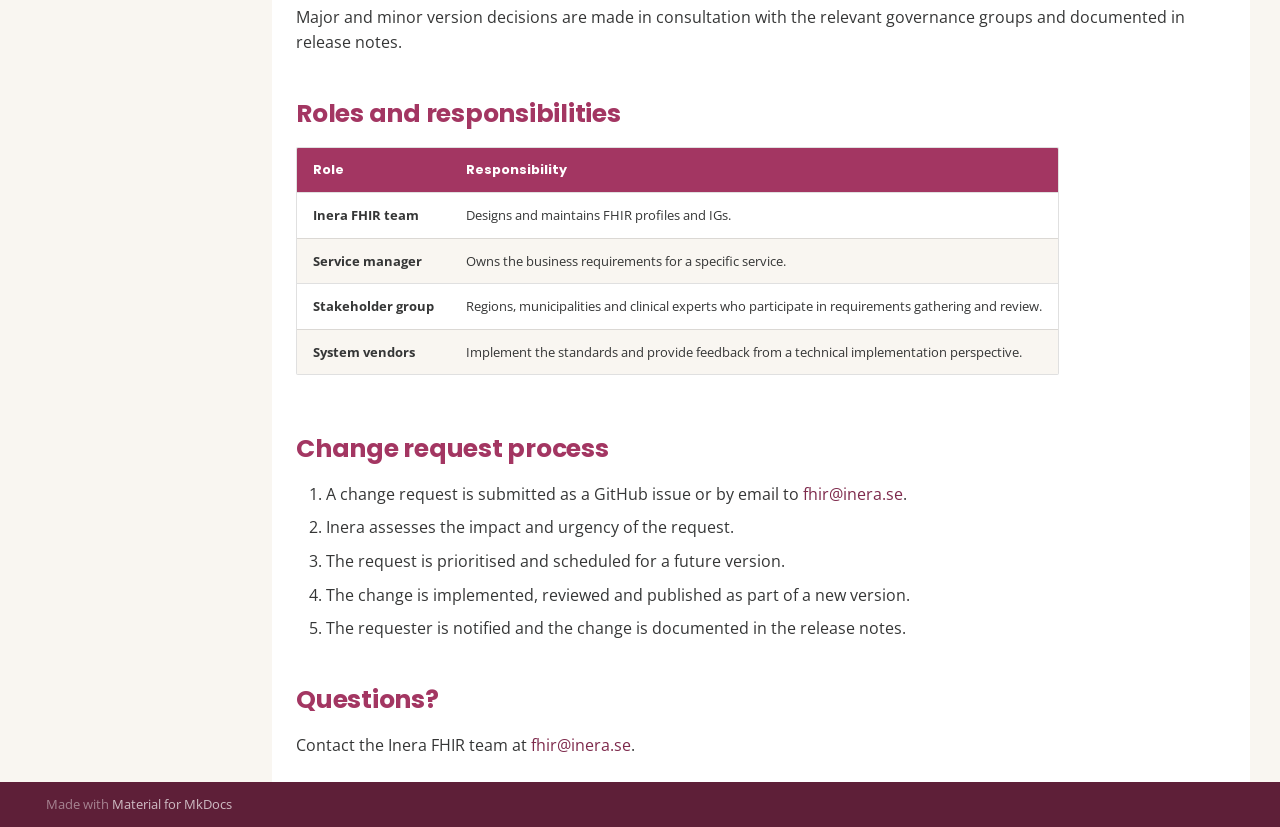
<file: assets/documents/Governance/index.html>
<!doctype html>
<html lang="en" class="no-js">
  <head>
    
      <meta charset="utf-8">
      <meta name="viewport" content="width=device-width,initial-scale=1">
      
        <meta name="description" content="Landing page for Inera's FHIR standards and implementation guides">
      
      
        <meta name="author" content="Inera AB">
      
      
        <link rel="canonical" href="https://inera-ab.github.io/Inera-FHIR-landingpage/assets/documents/Governance/">
      
      
        <link rel="prev" href="../FAQ/">
      
      
      
        
      
      
      <link rel="icon" href="../../images/inera-thumbnail.png">
      <meta name="generator" content="mkdocs-1.6.1, mkdocs-material-9.7.6">
    
    
      
        <title>Governance - Inera's FHIR Standards</title>
      
    
    
      <link rel="stylesheet" href="../../stylesheets/main.484c7ddc.min.css">
      
        
        <link rel="stylesheet" href="../../stylesheets/palette.ab4e12ef.min.css">
      
      


    
    
      
    
    
      
        
        
        <link rel="preconnect" href="https://fonts.gstatic.com" crossorigin>
        <link rel="stylesheet" href="https://fonts.googleapis.com/css?family=Roboto:300,300i,400,400i,700,700i%7CRoboto+Mono:400,400i,700,700i&display=fallback">
        <style>:root{--md-text-font:"Roboto";--md-code-font:"Roboto Mono"}</style>
      
    
    
      <link rel="stylesheet" href="../../css/inera.css">
    
    <script>__md_scope=new URL("../../..",location),__md_hash=e=>[...e].reduce(((e,_)=>(e<<5)-e+_.charCodeAt(0)),0),__md_get=(e,_=localStorage,t=__md_scope)=>JSON.parse(_.getItem(t.pathname+"."+e)),__md_set=(e,_,t=localStorage,a=__md_scope)=>{try{t.setItem(a.pathname+"."+e,JSON.stringify(_))}catch(e){}}</script>
    
      

    
    
  </head>
  
  
    
    
      
    
    
    
    
    <body dir="ltr" data-md-color-scheme="default" data-md-color-primary="custom" data-md-color-accent="custom">
  
    
    <input class="md-toggle" data-md-toggle="drawer" type="checkbox" id="__drawer" autocomplete="off">
    <input class="md-toggle" data-md-toggle="search" type="checkbox" id="__search" autocomplete="off">
    <label class="md-overlay" for="__drawer"></label>
    <div data-md-component="skip">
      
        
        <a href="#governance-of-ineras-fhir-standards" class="md-skip">
          Skip to content
        </a>
      
    </div>
    <div data-md-component="announce">
      
    </div>
    
    
      

<header class="md-header" data-md-component="header">
  <nav class="md-header__inner md-grid" aria-label="Header">
    <a href="../../.." title="Inera&#39;s FHIR Standards" class="md-header__button md-logo" aria-label="Inera's FHIR Standards" data-md-component="logo">
      
  <img src="../../images/inera-logo.svg" alt="logo">

    </a>
    <label class="md-header__button md-icon" for="__drawer">
      
      <svg xmlns="http://www.w3.org/2000/svg" viewBox="0 0 24 24"><path d="M3 6h18v2H3zm0 5h18v2H3zm0 5h18v2H3z"/></svg>
    </label>
    <div class="md-header__title" data-md-component="header-title">
      <div class="md-header__ellipsis">
        <div class="md-header__topic">
          <span class="md-ellipsis">
            Inera's FHIR Standards
          </span>
        </div>
        <div class="md-header__topic" data-md-component="header-topic">
          <span class="md-ellipsis">
            
              Governance
            
          </span>
        </div>
      </div>
    </div>
    
      
        <form class="md-header__option" data-md-component="palette">
  
    
    
    
    <input class="md-option" data-md-color-media="" data-md-color-scheme="default" data-md-color-primary="custom" data-md-color-accent="custom"  aria-hidden="true"  type="radio" name="__palette" id="__palette_0">
    
  
</form>
      
    
    
      <script>var palette=__md_get("__palette");if(palette&&palette.color){if("(prefers-color-scheme)"===palette.color.media){var media=matchMedia("(prefers-color-scheme: light)"),input=document.querySelector(media.matches?"[data-md-color-media='(prefers-color-scheme: light)']":"[data-md-color-media='(prefers-color-scheme: dark)']");palette.color.media=input.getAttribute("data-md-color-media"),palette.color.scheme=input.getAttribute("data-md-color-scheme"),palette.color.primary=input.getAttribute("data-md-color-primary"),palette.color.accent=input.getAttribute("data-md-color-accent")}for(var[key,value]of Object.entries(palette.color))document.body.setAttribute("data-md-color-"+key,value)}</script>
    
    
    
      
      
        <label class="md-header__button md-icon" for="__search">
          
          <svg xmlns="http://www.w3.org/2000/svg" viewBox="0 0 24 24"><path d="M9.5 3A6.5 6.5 0 0 1 16 9.5c0 1.61-.59 3.09-1.56 4.23l.27.27h.79l5 5-1.5 1.5-5-5v-.79l-.27-.27A6.52 6.52 0 0 1 9.5 16 6.5 6.5 0 0 1 3 9.5 6.5 6.5 0 0 1 9.5 3m0 2C7 5 5 7 5 9.5S7 14 9.5 14 14 12 14 9.5 12 5 9.5 5"/></svg>
        </label>
        <div class="md-search" data-md-component="search" role="dialog">
  <label class="md-search__overlay" for="__search"></label>
  <div class="md-search__inner" role="search">
    <form class="md-search__form" name="search">
      <input type="text" class="md-search__input" name="query" aria-label="Search" placeholder="Search" autocapitalize="off" autocorrect="off" autocomplete="off" spellcheck="false" data-md-component="search-query" required>
      <label class="md-search__icon md-icon" for="__search">
        
        <svg xmlns="http://www.w3.org/2000/svg" viewBox="0 0 24 24"><path d="M9.5 3A6.5 6.5 0 0 1 16 9.5c0 1.61-.59 3.09-1.56 4.23l.27.27h.79l5 5-1.5 1.5-5-5v-.79l-.27-.27A6.52 6.52 0 0 1 9.5 16 6.5 6.5 0 0 1 3 9.5 6.5 6.5 0 0 1 9.5 3m0 2C7 5 5 7 5 9.5S7 14 9.5 14 14 12 14 9.5 12 5 9.5 5"/></svg>
        
        <svg xmlns="http://www.w3.org/2000/svg" viewBox="0 0 24 24"><path d="M20 11v2H8l5.5 5.5-1.42 1.42L4.16 12l7.92-7.92L13.5 5.5 8 11z"/></svg>
      </label>
      <nav class="md-search__options" aria-label="Search">
        
        <button type="reset" class="md-search__icon md-icon" title="Clear" aria-label="Clear" tabindex="-1">
          
          <svg xmlns="http://www.w3.org/2000/svg" viewBox="0 0 24 24"><path d="M19 6.41 17.59 5 12 10.59 6.41 5 5 6.41 10.59 12 5 17.59 6.41 19 12 13.41 17.59 19 19 17.59 13.41 12z"/></svg>
        </button>
      </nav>
      
    </form>
    <div class="md-search__output">
      <div class="md-search__scrollwrap" tabindex="0" data-md-scrollfix>
        <div class="md-search-result" data-md-component="search-result">
          <div class="md-search-result__meta">
            Initializing search
          </div>
          <ol class="md-search-result__list" role="presentation"></ol>
        </div>
      </div>
    </div>
  </div>
</div>
      
    
    
      <div class="md-header__source">
        <a href="https://github.com/Inera-AB/Inera-FHIR-landingpage" title="Go to repository" class="md-source" data-md-component="source">
  <div class="md-source__icon md-icon">
    
    <svg xmlns="http://www.w3.org/2000/svg" viewBox="0 0 448 512"><!--! Font Awesome Free 7.1.0 by @fontawesome - https://fontawesome.com License - https://fontawesome.com/license/free (Icons: CC BY 4.0, Fonts: SIL OFL 1.1, Code: MIT License) Copyright 2025 Fonticons, Inc.--><path d="M439.6 236.1 244 40.5c-5.4-5.5-12.8-8.5-20.4-8.5s-15 3-20.4 8.4L162.5 81l51.5 51.5c27.1-9.1 52.7 16.8 43.4 43.7l49.7 49.7c34.2-11.8 61.2 31 35.5 56.7-26.5 26.5-70.2-2.9-56-37.3L240.3 199v121.9c25.3 12.5 22.3 41.8 9.1 55-6.4 6.4-15.2 10.1-24.3 10.1s-17.8-3.6-24.3-10.1c-17.6-17.6-11.1-46.9 11.2-56v-123c-20.8-8.5-24.6-30.7-18.6-45L142.6 101 8.5 235.1C3 240.6 0 247.9 0 255.5s3 15 8.5 20.4l195.6 195.7c5.4 5.4 12.7 8.4 20.4 8.4s15-3 20.4-8.4l194.7-194.7c5.4-5.4 8.4-12.8 8.4-20.4s-3-15-8.4-20.4"/></svg>
  </div>
  <div class="md-source__repository">
    Inera-AB/Inera-FHIR-landingpage
  </div>
</a>
      </div>
    
  </nav>
  
</header>
    
    <div class="md-container" data-md-component="container">
      
      
        
          
            
<nav class="md-tabs" aria-label="Tabs" data-md-component="tabs">
  <div class="md-grid">
    <ul class="md-tabs__list">
      
        
  
  
  
  
    <li class="md-tabs__item">
      <a href="../../.." class="md-tabs__link">
        
  
  
    
  
  Home

      </a>
    </li>
  

      
        
  
  
  
  
    <li class="md-tabs__item">
      <a href="../NewToFHIR/" class="md-tabs__link">
        
  
  
    
  
  New to FHIR?

      </a>
    </li>
  

      
        
  
  
  
  
    <li class="md-tabs__item">
      <a href="../FAQ/" class="md-tabs__link">
        
  
  
    
  
  FAQ

      </a>
    </li>
  

      
        
  
  
  
    
  
  
    <li class="md-tabs__item md-tabs__item--active">
      <a href="./" class="md-tabs__link">
        
  
  
    
  
  Governance

      </a>
    </li>
  

      
    </ul>
  </div>
</nav>
          
        
      
      <main class="md-main" data-md-component="main">
        <div class="md-main__inner md-grid">
          
            
              
              <div class="md-sidebar md-sidebar--primary" data-md-component="sidebar" data-md-type="navigation" >
                <div class="md-sidebar__scrollwrap">
                  <div class="md-sidebar__inner">
                    


  


  

<nav class="md-nav md-nav--primary md-nav--lifted md-nav--integrated" aria-label="Navigation" data-md-level="0">
  <label class="md-nav__title" for="__drawer">
    <a href="../../.." title="Inera&#39;s FHIR Standards" class="md-nav__button md-logo" aria-label="Inera's FHIR Standards" data-md-component="logo">
      
  <img src="../../images/inera-logo.svg" alt="logo">

    </a>
    Inera's FHIR Standards
  </label>
  
    <div class="md-nav__source">
      <a href="https://github.com/Inera-AB/Inera-FHIR-landingpage" title="Go to repository" class="md-source" data-md-component="source">
  <div class="md-source__icon md-icon">
    
    <svg xmlns="http://www.w3.org/2000/svg" viewBox="0 0 448 512"><!--! Font Awesome Free 7.1.0 by @fontawesome - https://fontawesome.com License - https://fontawesome.com/license/free (Icons: CC BY 4.0, Fonts: SIL OFL 1.1, Code: MIT License) Copyright 2025 Fonticons, Inc.--><path d="M439.6 236.1 244 40.5c-5.4-5.5-12.8-8.5-20.4-8.5s-15 3-20.4 8.4L162.5 81l51.5 51.5c27.1-9.1 52.7 16.8 43.4 43.7l49.7 49.7c34.2-11.8 61.2 31 35.5 56.7-26.5 26.5-70.2-2.9-56-37.3L240.3 199v121.9c25.3 12.5 22.3 41.8 9.1 55-6.4 6.4-15.2 10.1-24.3 10.1s-17.8-3.6-24.3-10.1c-17.6-17.6-11.1-46.9 11.2-56v-123c-20.8-8.5-24.6-30.7-18.6-45L142.6 101 8.5 235.1C3 240.6 0 247.9 0 255.5s3 15 8.5 20.4l195.6 195.7c5.4 5.4 12.7 8.4 20.4 8.4s15-3 20.4-8.4l194.7-194.7c5.4-5.4 8.4-12.8 8.4-20.4s-3-15-8.4-20.4"/></svg>
  </div>
  <div class="md-source__repository">
    Inera-AB/Inera-FHIR-landingpage
  </div>
</a>
    </div>
  
  <ul class="md-nav__list" data-md-scrollfix>
    
      
      
  
  
  
  
    <li class="md-nav__item">
      <a href="../../.." class="md-nav__link">
        
  
  
  <span class="md-ellipsis">
    
  
    Home
  

    
  </span>
  
  

      </a>
    </li>
  

    
      
      
  
  
  
  
    <li class="md-nav__item">
      <a href="../NewToFHIR/" class="md-nav__link">
        
  
  
  <span class="md-ellipsis">
    
  
    New to FHIR?
  

    
  </span>
  
  

      </a>
    </li>
  

    
      
      
  
  
  
  
    <li class="md-nav__item">
      <a href="../FAQ/" class="md-nav__link">
        
  
  
  <span class="md-ellipsis">
    
  
    FAQ
  

    
  </span>
  
  

      </a>
    </li>
  

    
      
      
  
  
    
  
  
  
    <li class="md-nav__item md-nav__item--active">
      
      <input class="md-nav__toggle md-toggle" type="checkbox" id="__toc">
      
      
        
      
      
        <label class="md-nav__link md-nav__link--active" for="__toc">
          
  
  
  <span class="md-ellipsis">
    
  
    Governance
  

    
  </span>
  
  

          <span class="md-nav__icon md-icon"></span>
        </label>
      
      <a href="./" class="md-nav__link md-nav__link--active">
        
  
  
  <span class="md-ellipsis">
    
  
    Governance
  

    
  </span>
  
  

      </a>
      
        

<nav class="md-nav md-nav--secondary" aria-label="Table of contents">
  
  
  
    
  
  
    <label class="md-nav__title" for="__toc">
      <span class="md-nav__icon md-icon"></span>
      Table of contents
    </label>
    <ul class="md-nav__list" data-md-component="toc" data-md-scrollfix>
      
        <li class="md-nav__item">
  <a href="#governance-principles" class="md-nav__link">
    <span class="md-ellipsis">
      
        Governance principles
      
    </span>
  </a>
  
</li>
      
        <li class="md-nav__item">
  <a href="#lifecycle-of-a-fhir-standard" class="md-nav__link">
    <span class="md-ellipsis">
      
        Lifecycle of a FHIR standard
      
    </span>
  </a>
  
</li>
      
        <li class="md-nav__item">
  <a href="#versioning" class="md-nav__link">
    <span class="md-ellipsis">
      
        Versioning
      
    </span>
  </a>
  
</li>
      
        <li class="md-nav__item">
  <a href="#roles-and-responsibilities" class="md-nav__link">
    <span class="md-ellipsis">
      
        Roles and responsibilities
      
    </span>
  </a>
  
</li>
      
        <li class="md-nav__item">
  <a href="#change-request-process" class="md-nav__link">
    <span class="md-ellipsis">
      
        Change request process
      
    </span>
  </a>
  
</li>
      
        <li class="md-nav__item">
  <a href="#questions" class="md-nav__link">
    <span class="md-ellipsis">
      
        Questions?
      
    </span>
  </a>
  
</li>
      
    </ul>
  
</nav>
      
    </li>
  

    
  </ul>
</nav>
                  </div>
                </div>
              </div>
            
            
          
          
            <div class="md-content" data-md-component="content">
              
              <article class="md-content__inner md-typeset">
                
                  


  
  


<h1 id="governance-of-ineras-fhir-standards">Governance of Inera's FHIR Standards<a class="headerlink" href="#governance-of-ineras-fhir-standards" title="Permanent link">&para;</a></h1>
<p>This page describes the general governance for Inera's FHIR standards — how they are developed, maintained, versioned and retired.</p>
<h2 id="governance-principles">Governance principles<a class="headerlink" href="#governance-principles" title="Permanent link">&para;</a></h2>
<p>Inera's FHIR standards are governed according to the following principles:</p>
<ul>
<li><strong>Transparency</strong> — all standards and their change history are publicly available on GitHub and Simplifier.net.</li>
<li><strong>Collaboration</strong> — requirements are gathered in collaboration with regions, municipalities, system vendors and clinical stakeholders.</li>
<li><strong>Stability</strong> — breaking changes are minimised and communicated well in advance.</li>
<li><strong>Interoperability</strong> — Inera's profiles build on national base profiles from <a href="https://hl7.se">HL7 Sweden</a> and international standards from HL7 International.</li>
</ul>
<h2 id="lifecycle-of-a-fhir-standard">Lifecycle of a FHIR standard<a class="headerlink" href="#lifecycle-of-a-fhir-standard" title="Permanent link">&para;</a></h2>
<pre><code>Requirement → Design → Review → Publish (pre-release) → Pilot → Publish (release) → Maintenance → Retirement
</code></pre>
<table>
<thead>
<tr>
<th>Phase</th>
<th>Description</th>
</tr>
</thead>
<tbody>
<tr>
<td><strong>Requirement</strong></td>
<td>Business requirements are gathered from stakeholders and analysed.</td>
</tr>
<tr>
<td><strong>Design</strong></td>
<td>FHIR profiles, extensions and terminology are designed in collaboration with clinical and technical experts.</td>
</tr>
<tr>
<td><strong>Review</strong></td>
<td>Draft IG is reviewed by stakeholders and system vendors. Feedback is incorporated.</td>
</tr>
<tr>
<td><strong>Pre-release</strong></td>
<td>The IG is published as a pre-release (e.g. <code>1.0.0-beta.1</code>) for pilot implementations. Not for production use.</td>
</tr>
<tr>
<td><strong>Pilot</strong></td>
<td>Selected organisations implement and test the standard in a controlled environment.</td>
</tr>
<tr>
<td><strong>Release</strong></td>
<td>The IG is published as a stable release and approved for production use.</td>
</tr>
<tr>
<td><strong>Maintenance</strong></td>
<td>Ongoing bug fixes (patch versions) and minor improvements (minor versions).</td>
</tr>
<tr>
<td><strong>Retirement</strong></td>
<td>The standard is deprecated and eventually retired, with a migration path to a successor standard.</td>
</tr>
</tbody>
</table>
<h2 id="versioning">Versioning<a class="headerlink" href="#versioning" title="Permanent link">&para;</a></h2>
<p>Inera's FHIR standards use <a href="https://semver.org/">semantic versioning (SemVer 2.0)</a>:</p>
<ul>
<li><code>MAJOR.MINOR.PATCH</code> — e.g. <code>2.1.4</code></li>
<li>Pre-releases use a suffix — e.g. <code>2.0.0-beta.1</code></li>
</ul>
<table>
<thead>
<tr>
<th>Version part</th>
<th>When it changes</th>
</tr>
</thead>
<tbody>
<tr>
<td><strong>MAJOR</strong></td>
<td>Incompatible changes — existing implementations need to be updated.</td>
</tr>
<tr>
<td><strong>MINOR</strong></td>
<td>New features added in a backward-compatible way.</td>
</tr>
<tr>
<td><strong>PATCH</strong></td>
<td>Backward-compatible bug fixes.</td>
</tr>
</tbody>
</table>
<p>Major and minor version decisions are made in consultation with the relevant governance groups and documented in release notes.</p>
<h2 id="roles-and-responsibilities">Roles and responsibilities<a class="headerlink" href="#roles-and-responsibilities" title="Permanent link">&para;</a></h2>
<table>
<thead>
<tr>
<th>Role</th>
<th>Responsibility</th>
</tr>
</thead>
<tbody>
<tr>
<td><strong>Inera FHIR team</strong></td>
<td>Designs and maintains FHIR profiles and IGs.</td>
</tr>
<tr>
<td><strong>Service manager</strong></td>
<td>Owns the business requirements for a specific service.</td>
</tr>
<tr>
<td><strong>Stakeholder group</strong></td>
<td>Regions, municipalities and clinical experts who participate in requirements gathering and review.</td>
</tr>
<tr>
<td><strong>System vendors</strong></td>
<td>Implement the standards and provide feedback from a technical implementation perspective.</td>
</tr>
</tbody>
</table>
<h2 id="change-request-process">Change request process<a class="headerlink" href="#change-request-process" title="Permanent link">&para;</a></h2>
<ol>
<li>A change request is submitted as a GitHub issue or by email to <a href="mailto:fhir@inera.se">fhir@inera.se</a>.</li>
<li>Inera assesses the impact and urgency of the request.</li>
<li>The request is prioritised and scheduled for a future version.</li>
<li>The change is implemented, reviewed and published as part of a new version.</li>
<li>The requester is notified and the change is documented in the release notes.</li>
</ol>
<h2 id="questions">Questions?<a class="headerlink" href="#questions" title="Permanent link">&para;</a></h2>
<p>Contact the Inera FHIR team at <a href="mailto:fhir@inera.se">fhir@inera.se</a>.</p>












                
              </article>
            </div>
          
          
<script>var target=document.getElementById(location.hash.slice(1));target&&target.name&&(target.checked=target.name.startsWith("__tabbed_"))</script>
        </div>
        
          <button type="button" class="md-top md-icon" data-md-component="top" hidden>
  
  <svg xmlns="http://www.w3.org/2000/svg" viewBox="0 0 24 24"><path d="M13 20h-2V8l-5.5 5.5-1.42-1.42L12 4.16l7.92 7.92-1.42 1.42L13 8z"/></svg>
  Back to top
</button>
        
      </main>
      
        <footer class="md-footer">
  
  <div class="md-footer-meta md-typeset">
    <div class="md-footer-meta__inner md-grid">
      <div class="md-copyright">
  
  
    Made with
    <a href="https://squidfunk.github.io/mkdocs-material/" target="_blank" rel="noopener">
      Material for MkDocs
    </a>
  
</div>
      
    </div>
  </div>
</footer>
      
    </div>
    <div class="md-dialog" data-md-component="dialog">
      <div class="md-dialog__inner md-typeset"></div>
    </div>
    
    
    
      
      
      <script id="__config" type="application/json">{"annotate": null, "base": "../../..", "features": ["navigation.tabs", "navigation.top", "toc.integrate", "content.tooltips"], "search": "../../javascripts/workers/search.2c215733.min.js", "tags": null, "translations": {"clipboard.copied": "Copied to clipboard", "clipboard.copy": "Copy to clipboard", "search.result.more.one": "1 more on this page", "search.result.more.other": "# more on this page", "search.result.none": "No matching documents", "search.result.one": "1 matching document", "search.result.other": "# matching documents", "search.result.placeholder": "Type to start searching", "search.result.term.missing": "Missing", "select.version": "Select version"}, "version": null}</script>
    
    
      <script src="../../javascripts/bundle.79ae519e.min.js"></script>
      
    
  </body>
</html>
</file>
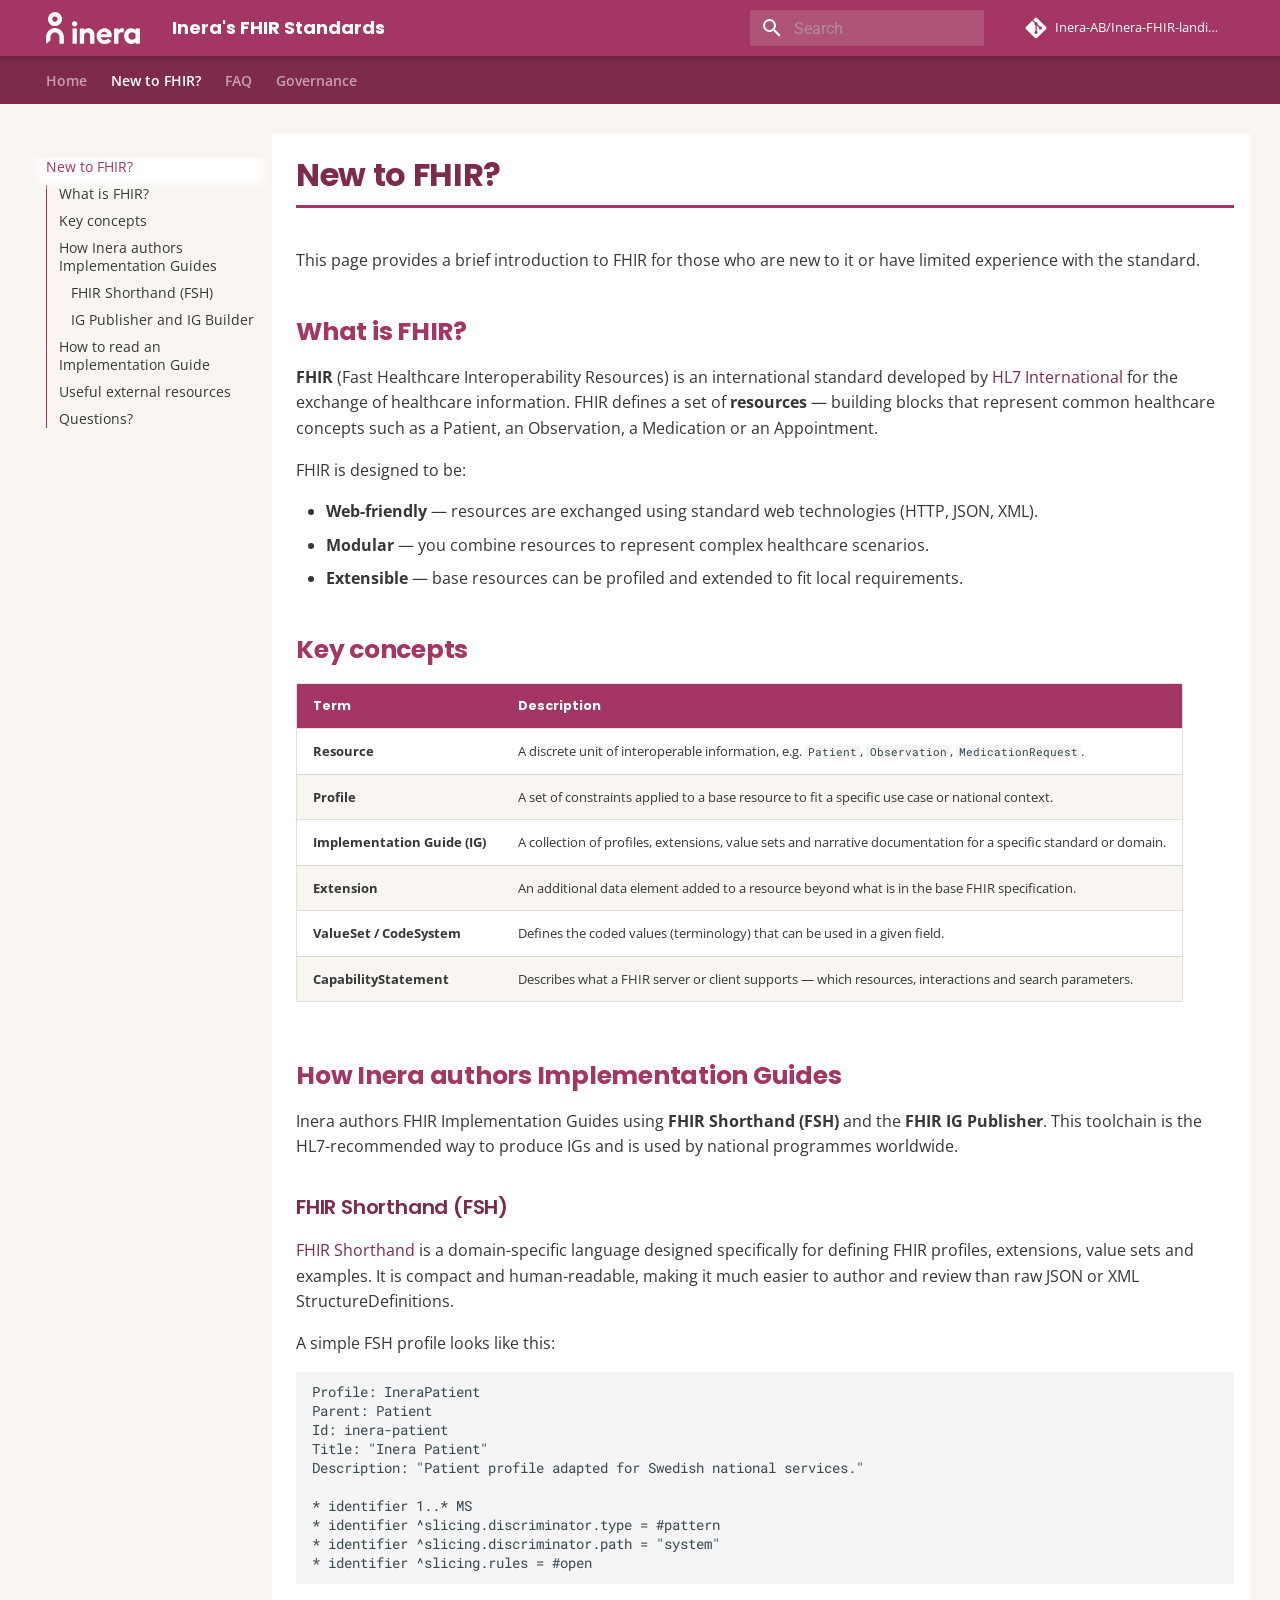
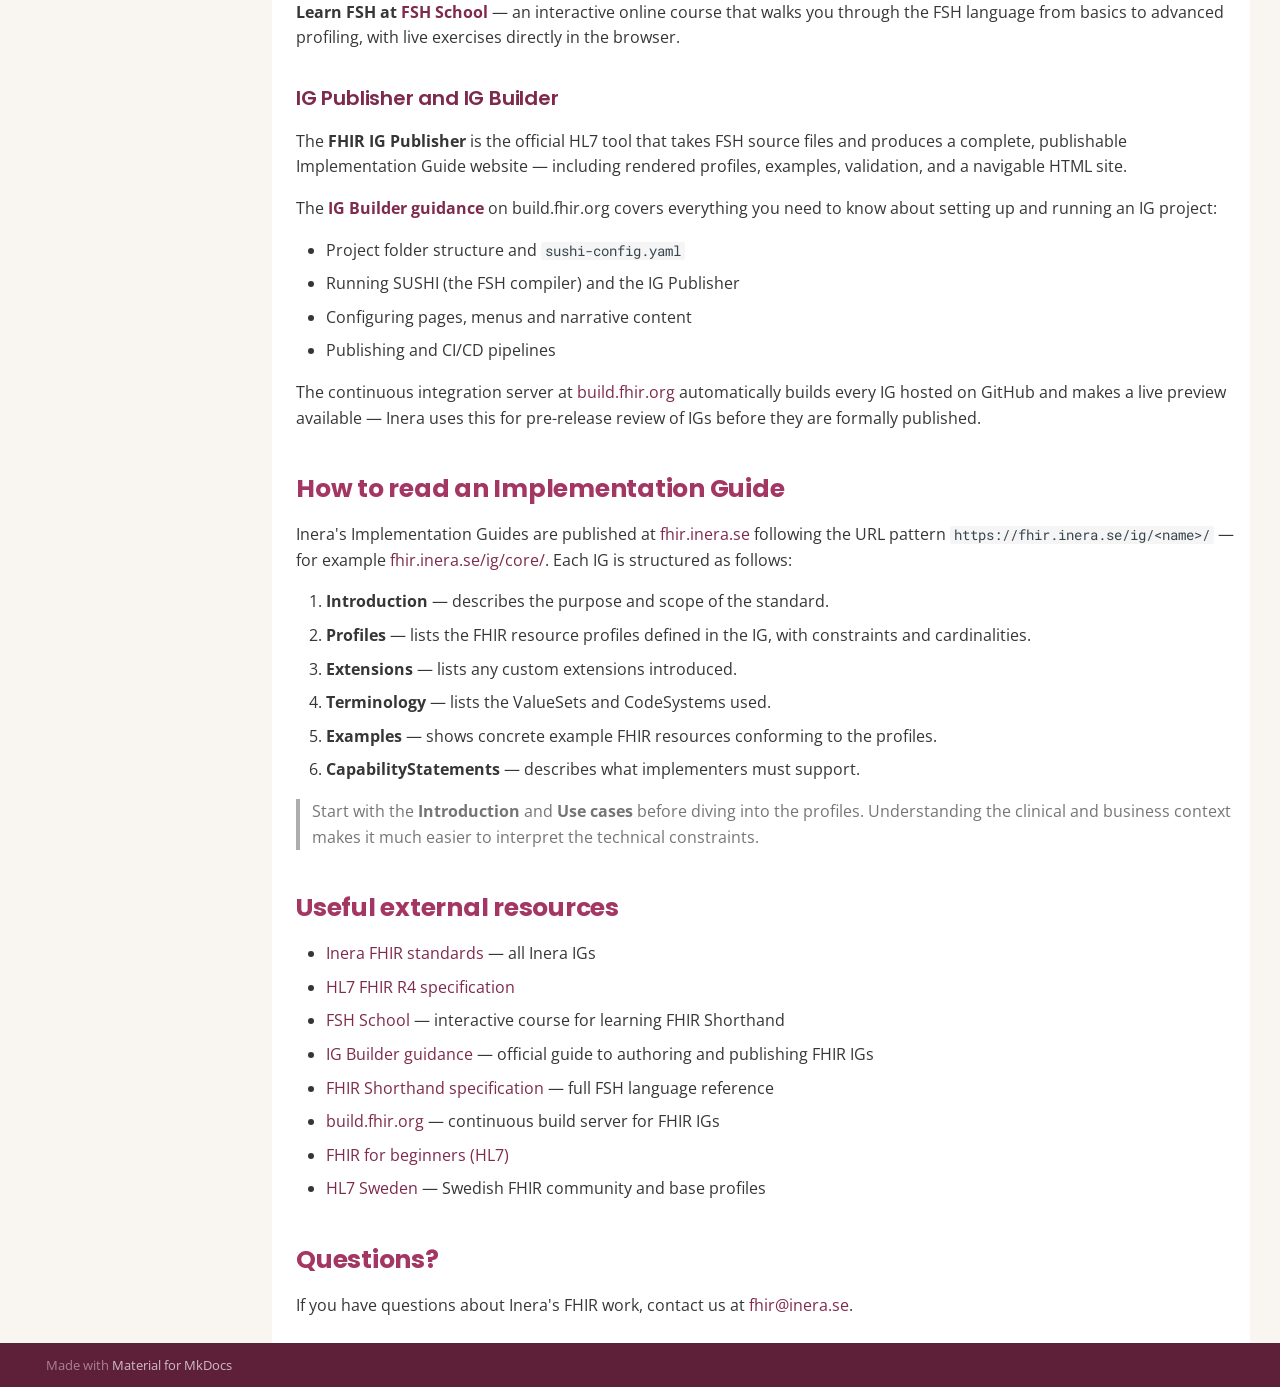
<file: assets/documents/NewToFHIR/index.html>
<!doctype html>
<html lang="en" class="no-js">
  <head>
    
      <meta charset="utf-8">
      <meta name="viewport" content="width=device-width,initial-scale=1">
      
        <meta name="description" content="Landing page for Inera's FHIR standards and implementation guides">
      
      
        <meta name="author" content="Inera AB">
      
      
        <link rel="canonical" href="https://inera-ab.github.io/Inera-FHIR-landingpage/assets/documents/NewToFHIR/">
      
      
        <link rel="prev" href="../../..">
      
      
        <link rel="next" href="../FAQ/">
      
      
        
      
      
      <link rel="icon" href="../../images/inera-thumbnail.png">
      <meta name="generator" content="mkdocs-1.6.1, mkdocs-material-9.7.6">
    
    
      
        <title>New to FHIR? - Inera's FHIR Standards</title>
      
    
    
      <link rel="stylesheet" href="../../stylesheets/main.484c7ddc.min.css">
      
        
        <link rel="stylesheet" href="../../stylesheets/palette.ab4e12ef.min.css">
      
      


    
    
      
    
    
      
        
        
        <link rel="preconnect" href="https://fonts.gstatic.com" crossorigin>
        <link rel="stylesheet" href="https://fonts.googleapis.com/css?family=Roboto:300,300i,400,400i,700,700i%7CRoboto+Mono:400,400i,700,700i&display=fallback">
        <style>:root{--md-text-font:"Roboto";--md-code-font:"Roboto Mono"}</style>
      
    
    
      <link rel="stylesheet" href="../../css/inera.css">
    
    <script>__md_scope=new URL("../../..",location),__md_hash=e=>[...e].reduce(((e,_)=>(e<<5)-e+_.charCodeAt(0)),0),__md_get=(e,_=localStorage,t=__md_scope)=>JSON.parse(_.getItem(t.pathname+"."+e)),__md_set=(e,_,t=localStorage,a=__md_scope)=>{try{t.setItem(a.pathname+"."+e,JSON.stringify(_))}catch(e){}}</script>
    
      

    
    
  </head>
  
  
    
    
      
    
    
    
    
    <body dir="ltr" data-md-color-scheme="default" data-md-color-primary="custom" data-md-color-accent="custom">
  
    
    <input class="md-toggle" data-md-toggle="drawer" type="checkbox" id="__drawer" autocomplete="off">
    <input class="md-toggle" data-md-toggle="search" type="checkbox" id="__search" autocomplete="off">
    <label class="md-overlay" for="__drawer"></label>
    <div data-md-component="skip">
      
        
        <a href="#new-to-fhir" class="md-skip">
          Skip to content
        </a>
      
    </div>
    <div data-md-component="announce">
      
    </div>
    
    
      

<header class="md-header" data-md-component="header">
  <nav class="md-header__inner md-grid" aria-label="Header">
    <a href="../../.." title="Inera&#39;s FHIR Standards" class="md-header__button md-logo" aria-label="Inera's FHIR Standards" data-md-component="logo">
      
  <img src="../../images/inera-logo.svg" alt="logo">

    </a>
    <label class="md-header__button md-icon" for="__drawer">
      
      <svg xmlns="http://www.w3.org/2000/svg" viewBox="0 0 24 24"><path d="M3 6h18v2H3zm0 5h18v2H3zm0 5h18v2H3z"/></svg>
    </label>
    <div class="md-header__title" data-md-component="header-title">
      <div class="md-header__ellipsis">
        <div class="md-header__topic">
          <span class="md-ellipsis">
            Inera's FHIR Standards
          </span>
        </div>
        <div class="md-header__topic" data-md-component="header-topic">
          <span class="md-ellipsis">
            
              New to FHIR?
            
          </span>
        </div>
      </div>
    </div>
    
      
        <form class="md-header__option" data-md-component="palette">
  
    
    
    
    <input class="md-option" data-md-color-media="" data-md-color-scheme="default" data-md-color-primary="custom" data-md-color-accent="custom"  aria-hidden="true"  type="radio" name="__palette" id="__palette_0">
    
  
</form>
      
    
    
      <script>var palette=__md_get("__palette");if(palette&&palette.color){if("(prefers-color-scheme)"===palette.color.media){var media=matchMedia("(prefers-color-scheme: light)"),input=document.querySelector(media.matches?"[data-md-color-media='(prefers-color-scheme: light)']":"[data-md-color-media='(prefers-color-scheme: dark)']");palette.color.media=input.getAttribute("data-md-color-media"),palette.color.scheme=input.getAttribute("data-md-color-scheme"),palette.color.primary=input.getAttribute("data-md-color-primary"),palette.color.accent=input.getAttribute("data-md-color-accent")}for(var[key,value]of Object.entries(palette.color))document.body.setAttribute("data-md-color-"+key,value)}</script>
    
    
    
      
      
        <label class="md-header__button md-icon" for="__search">
          
          <svg xmlns="http://www.w3.org/2000/svg" viewBox="0 0 24 24"><path d="M9.5 3A6.5 6.5 0 0 1 16 9.5c0 1.61-.59 3.09-1.56 4.23l.27.27h.79l5 5-1.5 1.5-5-5v-.79l-.27-.27A6.52 6.52 0 0 1 9.5 16 6.5 6.5 0 0 1 3 9.5 6.5 6.5 0 0 1 9.5 3m0 2C7 5 5 7 5 9.5S7 14 9.5 14 14 12 14 9.5 12 5 9.5 5"/></svg>
        </label>
        <div class="md-search" data-md-component="search" role="dialog">
  <label class="md-search__overlay" for="__search"></label>
  <div class="md-search__inner" role="search">
    <form class="md-search__form" name="search">
      <input type="text" class="md-search__input" name="query" aria-label="Search" placeholder="Search" autocapitalize="off" autocorrect="off" autocomplete="off" spellcheck="false" data-md-component="search-query" required>
      <label class="md-search__icon md-icon" for="__search">
        
        <svg xmlns="http://www.w3.org/2000/svg" viewBox="0 0 24 24"><path d="M9.5 3A6.5 6.5 0 0 1 16 9.5c0 1.61-.59 3.09-1.56 4.23l.27.27h.79l5 5-1.5 1.5-5-5v-.79l-.27-.27A6.52 6.52 0 0 1 9.5 16 6.5 6.5 0 0 1 3 9.5 6.5 6.5 0 0 1 9.5 3m0 2C7 5 5 7 5 9.5S7 14 9.5 14 14 12 14 9.5 12 5 9.5 5"/></svg>
        
        <svg xmlns="http://www.w3.org/2000/svg" viewBox="0 0 24 24"><path d="M20 11v2H8l5.5 5.5-1.42 1.42L4.16 12l7.92-7.92L13.5 5.5 8 11z"/></svg>
      </label>
      <nav class="md-search__options" aria-label="Search">
        
        <button type="reset" class="md-search__icon md-icon" title="Clear" aria-label="Clear" tabindex="-1">
          
          <svg xmlns="http://www.w3.org/2000/svg" viewBox="0 0 24 24"><path d="M19 6.41 17.59 5 12 10.59 6.41 5 5 6.41 10.59 12 5 17.59 6.41 19 12 13.41 17.59 19 19 17.59 13.41 12z"/></svg>
        </button>
      </nav>
      
    </form>
    <div class="md-search__output">
      <div class="md-search__scrollwrap" tabindex="0" data-md-scrollfix>
        <div class="md-search-result" data-md-component="search-result">
          <div class="md-search-result__meta">
            Initializing search
          </div>
          <ol class="md-search-result__list" role="presentation"></ol>
        </div>
      </div>
    </div>
  </div>
</div>
      
    
    
      <div class="md-header__source">
        <a href="https://github.com/Inera-AB/Inera-FHIR-landingpage" title="Go to repository" class="md-source" data-md-component="source">
  <div class="md-source__icon md-icon">
    
    <svg xmlns="http://www.w3.org/2000/svg" viewBox="0 0 448 512"><!--! Font Awesome Free 7.1.0 by @fontawesome - https://fontawesome.com License - https://fontawesome.com/license/free (Icons: CC BY 4.0, Fonts: SIL OFL 1.1, Code: MIT License) Copyright 2025 Fonticons, Inc.--><path d="M439.6 236.1 244 40.5c-5.4-5.5-12.8-8.5-20.4-8.5s-15 3-20.4 8.4L162.5 81l51.5 51.5c27.1-9.1 52.7 16.8 43.4 43.7l49.7 49.7c34.2-11.8 61.2 31 35.5 56.7-26.5 26.5-70.2-2.9-56-37.3L240.3 199v121.9c25.3 12.5 22.3 41.8 9.1 55-6.4 6.4-15.2 10.1-24.3 10.1s-17.8-3.6-24.3-10.1c-17.6-17.6-11.1-46.9 11.2-56v-123c-20.8-8.5-24.6-30.7-18.6-45L142.6 101 8.5 235.1C3 240.6 0 247.9 0 255.5s3 15 8.5 20.4l195.6 195.7c5.4 5.4 12.7 8.4 20.4 8.4s15-3 20.4-8.4l194.7-194.7c5.4-5.4 8.4-12.8 8.4-20.4s-3-15-8.4-20.4"/></svg>
  </div>
  <div class="md-source__repository">
    Inera-AB/Inera-FHIR-landingpage
  </div>
</a>
      </div>
    
  </nav>
  
</header>
    
    <div class="md-container" data-md-component="container">
      
      
        
          
            
<nav class="md-tabs" aria-label="Tabs" data-md-component="tabs">
  <div class="md-grid">
    <ul class="md-tabs__list">
      
        
  
  
  
  
    <li class="md-tabs__item">
      <a href="../../.." class="md-tabs__link">
        
  
  
    
  
  Home

      </a>
    </li>
  

      
        
  
  
  
    
  
  
    <li class="md-tabs__item md-tabs__item--active">
      <a href="./" class="md-tabs__link">
        
  
  
    
  
  New to FHIR?

      </a>
    </li>
  

      
        
  
  
  
  
    <li class="md-tabs__item">
      <a href="../FAQ/" class="md-tabs__link">
        
  
  
    
  
  FAQ

      </a>
    </li>
  

      
        
  
  
  
  
    <li class="md-tabs__item">
      <a href="../Governance/" class="md-tabs__link">
        
  
  
    
  
  Governance

      </a>
    </li>
  

      
    </ul>
  </div>
</nav>
          
        
      
      <main class="md-main" data-md-component="main">
        <div class="md-main__inner md-grid">
          
            
              
              <div class="md-sidebar md-sidebar--primary" data-md-component="sidebar" data-md-type="navigation" >
                <div class="md-sidebar__scrollwrap">
                  <div class="md-sidebar__inner">
                    


  


  

<nav class="md-nav md-nav--primary md-nav--lifted md-nav--integrated" aria-label="Navigation" data-md-level="0">
  <label class="md-nav__title" for="__drawer">
    <a href="../../.." title="Inera&#39;s FHIR Standards" class="md-nav__button md-logo" aria-label="Inera's FHIR Standards" data-md-component="logo">
      
  <img src="../../images/inera-logo.svg" alt="logo">

    </a>
    Inera's FHIR Standards
  </label>
  
    <div class="md-nav__source">
      <a href="https://github.com/Inera-AB/Inera-FHIR-landingpage" title="Go to repository" class="md-source" data-md-component="source">
  <div class="md-source__icon md-icon">
    
    <svg xmlns="http://www.w3.org/2000/svg" viewBox="0 0 448 512"><!--! Font Awesome Free 7.1.0 by @fontawesome - https://fontawesome.com License - https://fontawesome.com/license/free (Icons: CC BY 4.0, Fonts: SIL OFL 1.1, Code: MIT License) Copyright 2025 Fonticons, Inc.--><path d="M439.6 236.1 244 40.5c-5.4-5.5-12.8-8.5-20.4-8.5s-15 3-20.4 8.4L162.5 81l51.5 51.5c27.1-9.1 52.7 16.8 43.4 43.7l49.7 49.7c34.2-11.8 61.2 31 35.5 56.7-26.5 26.5-70.2-2.9-56-37.3L240.3 199v121.9c25.3 12.5 22.3 41.8 9.1 55-6.4 6.4-15.2 10.1-24.3 10.1s-17.8-3.6-24.3-10.1c-17.6-17.6-11.1-46.9 11.2-56v-123c-20.8-8.5-24.6-30.7-18.6-45L142.6 101 8.5 235.1C3 240.6 0 247.9 0 255.5s3 15 8.5 20.4l195.6 195.7c5.4 5.4 12.7 8.4 20.4 8.4s15-3 20.4-8.4l194.7-194.7c5.4-5.4 8.4-12.8 8.4-20.4s-3-15-8.4-20.4"/></svg>
  </div>
  <div class="md-source__repository">
    Inera-AB/Inera-FHIR-landingpage
  </div>
</a>
    </div>
  
  <ul class="md-nav__list" data-md-scrollfix>
    
      
      
  
  
  
  
    <li class="md-nav__item">
      <a href="../../.." class="md-nav__link">
        
  
  
  <span class="md-ellipsis">
    
  
    Home
  

    
  </span>
  
  

      </a>
    </li>
  

    
      
      
  
  
    
  
  
  
    <li class="md-nav__item md-nav__item--active">
      
      <input class="md-nav__toggle md-toggle" type="checkbox" id="__toc">
      
      
        
      
      
        <label class="md-nav__link md-nav__link--active" for="__toc">
          
  
  
  <span class="md-ellipsis">
    
  
    New to FHIR?
  

    
  </span>
  
  

          <span class="md-nav__icon md-icon"></span>
        </label>
      
      <a href="./" class="md-nav__link md-nav__link--active">
        
  
  
  <span class="md-ellipsis">
    
  
    New to FHIR?
  

    
  </span>
  
  

      </a>
      
        

<nav class="md-nav md-nav--secondary" aria-label="Table of contents">
  
  
  
    
  
  
    <label class="md-nav__title" for="__toc">
      <span class="md-nav__icon md-icon"></span>
      Table of contents
    </label>
    <ul class="md-nav__list" data-md-component="toc" data-md-scrollfix>
      
        <li class="md-nav__item">
  <a href="#what-is-fhir" class="md-nav__link">
    <span class="md-ellipsis">
      
        What is FHIR?
      
    </span>
  </a>
  
</li>
      
        <li class="md-nav__item">
  <a href="#key-concepts" class="md-nav__link">
    <span class="md-ellipsis">
      
        Key concepts
      
    </span>
  </a>
  
</li>
      
        <li class="md-nav__item">
  <a href="#how-inera-authors-implementation-guides" class="md-nav__link">
    <span class="md-ellipsis">
      
        How Inera authors Implementation Guides
      
    </span>
  </a>
  
    <nav class="md-nav" aria-label="How Inera authors Implementation Guides">
      <ul class="md-nav__list">
        
          <li class="md-nav__item">
  <a href="#fhir-shorthand-fsh" class="md-nav__link">
    <span class="md-ellipsis">
      
        FHIR Shorthand (FSH)
      
    </span>
  </a>
  
</li>
        
          <li class="md-nav__item">
  <a href="#ig-publisher-and-ig-builder" class="md-nav__link">
    <span class="md-ellipsis">
      
        IG Publisher and IG Builder
      
    </span>
  </a>
  
</li>
        
      </ul>
    </nav>
  
</li>
      
        <li class="md-nav__item">
  <a href="#how-to-read-an-implementation-guide" class="md-nav__link">
    <span class="md-ellipsis">
      
        How to read an Implementation Guide
      
    </span>
  </a>
  
</li>
      
        <li class="md-nav__item">
  <a href="#useful-external-resources" class="md-nav__link">
    <span class="md-ellipsis">
      
        Useful external resources
      
    </span>
  </a>
  
</li>
      
        <li class="md-nav__item">
  <a href="#questions" class="md-nav__link">
    <span class="md-ellipsis">
      
        Questions?
      
    </span>
  </a>
  
</li>
      
    </ul>
  
</nav>
      
    </li>
  

    
      
      
  
  
  
  
    <li class="md-nav__item">
      <a href="../FAQ/" class="md-nav__link">
        
  
  
  <span class="md-ellipsis">
    
  
    FAQ
  

    
  </span>
  
  

      </a>
    </li>
  

    
      
      
  
  
  
  
    <li class="md-nav__item">
      <a href="../Governance/" class="md-nav__link">
        
  
  
  <span class="md-ellipsis">
    
  
    Governance
  

    
  </span>
  
  

      </a>
    </li>
  

    
  </ul>
</nav>
                  </div>
                </div>
              </div>
            
            
          
          
            <div class="md-content" data-md-component="content">
              
              <article class="md-content__inner md-typeset">
                
                  


  
  


<h1 id="new-to-fhir">New to FHIR?<a class="headerlink" href="#new-to-fhir" title="Permanent link">&para;</a></h1>
<p>This page provides a brief introduction to FHIR for those who are new to it or have limited experience with the standard.</p>
<h2 id="what-is-fhir">What is FHIR?<a class="headerlink" href="#what-is-fhir" title="Permanent link">&para;</a></h2>
<p><strong>FHIR</strong> (Fast Healthcare Interoperability Resources) is an international standard developed by <a href="https://www.hl7.org/fhir/">HL7 International</a> for the exchange of healthcare information. FHIR defines a set of <strong>resources</strong> — building blocks that represent common healthcare concepts such as a Patient, an Observation, a Medication or an Appointment.</p>
<p>FHIR is designed to be:</p>
<ul>
<li><strong>Web-friendly</strong> — resources are exchanged using standard web technologies (HTTP, JSON, XML).</li>
<li><strong>Modular</strong> — you combine resources to represent complex healthcare scenarios.</li>
<li><strong>Extensible</strong> — base resources can be profiled and extended to fit local requirements.</li>
</ul>
<h2 id="key-concepts">Key concepts<a class="headerlink" href="#key-concepts" title="Permanent link">&para;</a></h2>
<table>
<thead>
<tr>
<th>Term</th>
<th>Description</th>
</tr>
</thead>
<tbody>
<tr>
<td><strong>Resource</strong></td>
<td>A discrete unit of interoperable information, e.g. <code>Patient</code>, <code>Observation</code>, <code>MedicationRequest</code>.</td>
</tr>
<tr>
<td><strong>Profile</strong></td>
<td>A set of constraints applied to a base resource to fit a specific use case or national context.</td>
</tr>
<tr>
<td><strong>Implementation Guide (IG)</strong></td>
<td>A collection of profiles, extensions, value sets and narrative documentation for a specific standard or domain.</td>
</tr>
<tr>
<td><strong>Extension</strong></td>
<td>An additional data element added to a resource beyond what is in the base FHIR specification.</td>
</tr>
<tr>
<td><strong>ValueSet / CodeSystem</strong></td>
<td>Defines the coded values (terminology) that can be used in a given field.</td>
</tr>
<tr>
<td><strong>CapabilityStatement</strong></td>
<td>Describes what a FHIR server or client supports — which resources, interactions and search parameters.</td>
</tr>
</tbody>
</table>
<h2 id="how-inera-authors-implementation-guides">How Inera authors Implementation Guides<a class="headerlink" href="#how-inera-authors-implementation-guides" title="Permanent link">&para;</a></h2>
<p>Inera authors FHIR Implementation Guides using <strong>FHIR Shorthand (FSH)</strong> and the <strong>FHIR IG Publisher</strong>. This toolchain is the HL7-recommended way to produce IGs and is used by national programmes worldwide.</p>
<h3 id="fhir-shorthand-fsh">FHIR Shorthand (FSH)<a class="headerlink" href="#fhir-shorthand-fsh" title="Permanent link">&para;</a></h3>
<p><a href="https://build.fhir.org/ig/HL7/fhir-shorthand/">FHIR Shorthand</a> is a domain-specific language designed specifically for defining FHIR profiles, extensions, value sets and examples. It is compact and human-readable, making it much easier to author and review than raw JSON or XML StructureDefinitions.</p>
<p>A simple FSH profile looks like this:</p>
<pre><code class="language-fsh">Profile: IneraPatient
Parent: Patient
Id: inera-patient
Title: &quot;Inera Patient&quot;
Description: &quot;Patient profile adapted for Swedish national services.&quot;

* identifier 1..* MS
* identifier ^slicing.discriminator.type = #pattern
* identifier ^slicing.discriminator.path = &quot;system&quot;
* identifier ^slicing.rules = #open
</code></pre>
<p><strong>Learn FSH at <a href="https://fshschool.org">FSH School</a></strong> — an interactive online course that walks you through the FSH language from basics to advanced profiling, with live exercises directly in the browser.</p>
<h3 id="ig-publisher-and-ig-builder">IG Publisher and IG Builder<a class="headerlink" href="#ig-publisher-and-ig-builder" title="Permanent link">&para;</a></h3>
<p>The <strong>FHIR IG Publisher</strong> is the official HL7 tool that takes FSH source files and produces a complete, publishable Implementation Guide website — including rendered profiles, examples, validation, and a navigable HTML site.</p>
<p>The <strong><a href="https://build.fhir.org/ig/FHIR/ig-guidance/">IG Builder guidance</a></strong> on build.fhir.org covers everything you need to know about setting up and running an IG project:</p>
<ul>
<li>Project folder structure and <code>sushi-config.yaml</code></li>
<li>Running SUSHI (the FSH compiler) and the IG Publisher</li>
<li>Configuring pages, menus and narrative content</li>
<li>Publishing and CI/CD pipelines</li>
</ul>
<p>The continuous integration server at <a href="https://build.fhir.org">build.fhir.org</a> automatically builds every IG hosted on GitHub and makes a live preview available — Inera uses this for pre-release review of IGs before they are formally published.</p>
<h2 id="how-to-read-an-implementation-guide">How to read an Implementation Guide<a class="headerlink" href="#how-to-read-an-implementation-guide" title="Permanent link">&para;</a></h2>
<p>Inera's Implementation Guides are published at <a href="https://fhir.inera.se">fhir.inera.se</a> following the URL pattern <code>https://fhir.inera.se/ig/&lt;name&gt;/</code> — for example <a href="https://fhir.inera.se/ig/core/">fhir.inera.se/ig/core/</a>. Each IG is structured as follows:</p>
<ol>
<li><strong>Introduction</strong> — describes the purpose and scope of the standard.</li>
<li><strong>Profiles</strong> — lists the FHIR resource profiles defined in the IG, with constraints and cardinalities.</li>
<li><strong>Extensions</strong> — lists any custom extensions introduced.</li>
<li><strong>Terminology</strong> — lists the ValueSets and CodeSystems used.</li>
<li><strong>Examples</strong> — shows concrete example FHIR resources conforming to the profiles.</li>
<li><strong>CapabilityStatements</strong> — describes what implementers must support.</li>
</ol>
<blockquote>
<p>Start with the <strong>Introduction</strong> and <strong>Use cases</strong> before diving into the profiles. Understanding the clinical and business context makes it much easier to interpret the technical constraints.</p>
</blockquote>
<h2 id="useful-external-resources">Useful external resources<a class="headerlink" href="#useful-external-resources" title="Permanent link">&para;</a></h2>
<ul>
<li><a href="https://fhir.inera.se">Inera FHIR standards</a> — all Inera IGs</li>
<li><a href="https://hl7.org/fhir/R4/">HL7 FHIR R4 specification</a></li>
<li><a href="https://fshschool.org">FSH School</a> — interactive course for learning FHIR Shorthand</li>
<li><a href="https://build.fhir.org/ig/FHIR/ig-guidance/">IG Builder guidance</a> — official guide to authoring and publishing FHIR IGs</li>
<li><a href="https://build.fhir.org/ig/HL7/fhir-shorthand/">FHIR Shorthand specification</a> — full FSH language reference</li>
<li><a href="https://build.fhir.org">build.fhir.org</a> — continuous build server for FHIR IGs</li>
<li><a href="https://www.hl7.org/fhir/overview.html">FHIR for beginners (HL7)</a></li>
<li><a href="https://hl7.se">HL7 Sweden</a> — Swedish FHIR community and base profiles</li>
</ul>
<h2 id="questions">Questions?<a class="headerlink" href="#questions" title="Permanent link">&para;</a></h2>
<p>If you have questions about Inera's FHIR work, contact us at <a href="mailto:fhir@inera.se">fhir@inera.se</a>.</p>












                
              </article>
            </div>
          
          
<script>var target=document.getElementById(location.hash.slice(1));target&&target.name&&(target.checked=target.name.startsWith("__tabbed_"))</script>
        </div>
        
          <button type="button" class="md-top md-icon" data-md-component="top" hidden>
  
  <svg xmlns="http://www.w3.org/2000/svg" viewBox="0 0 24 24"><path d="M13 20h-2V8l-5.5 5.5-1.42-1.42L12 4.16l7.92 7.92-1.42 1.42L13 8z"/></svg>
  Back to top
</button>
        
      </main>
      
        <footer class="md-footer">
  
  <div class="md-footer-meta md-typeset">
    <div class="md-footer-meta__inner md-grid">
      <div class="md-copyright">
  
  
    Made with
    <a href="https://squidfunk.github.io/mkdocs-material/" target="_blank" rel="noopener">
      Material for MkDocs
    </a>
  
</div>
      
    </div>
  </div>
</footer>
      
    </div>
    <div class="md-dialog" data-md-component="dialog">
      <div class="md-dialog__inner md-typeset"></div>
    </div>
    
    
    
      
      
      <script id="__config" type="application/json">{"annotate": null, "base": "../../..", "features": ["navigation.tabs", "navigation.top", "toc.integrate", "content.tooltips"], "search": "../../javascripts/workers/search.2c215733.min.js", "tags": null, "translations": {"clipboard.copied": "Copied to clipboard", "clipboard.copy": "Copy to clipboard", "search.result.more.one": "1 more on this page", "search.result.more.other": "# more on this page", "search.result.none": "No matching documents", "search.result.one": "1 matching document", "search.result.other": "# matching documents", "search.result.placeholder": "Type to start searching", "search.result.term.missing": "Missing", "select.version": "Select version"}, "version": null}</script>
    
    
      <script src="../../javascripts/bundle.79ae519e.min.js"></script>
      
    
  </body>
</html>
</file>
<file: assets/css/inera.css>
/* ============================================================
   Inera graphic profile

   Primary (pink):   #A33662  dark #7E2A4C  light #C03F73
   Secondary (warm): #E7DAC5  #F3EDE2  #F9F6F1
   Complement green: #305A47  #40775E  #AFD4C4
   Neutral:          #353636  #727373  #CCCCCC  #F0F0F0
   Fonts:            Open Sans (body), Poppins (headings)
   ============================================================ */

@import url('https://fonts.googleapis.com/css2?family=Open+Sans:wght@400;600&family=Poppins:wght@600;700&display=swap');

:root {
  --md-primary-fg-color:        #A33662;
  --md-primary-fg-color--light: #C03F73;
  --md-primary-fg-color--dark:  #7E2A4C;
  --md-accent-fg-color:         #C03F73;
  --md-accent-fg-color--transparent: #C03F7319;
  --md-typeset-a-color:         #7E2A4C;

  --inera-pink:         #A33662;
  --inera-pink-dark:    #7E2A4C;
  --inera-pink-light:   #C03F73;
  --inera-warm-1:       #E7DAC5;
  --inera-warm-2:       #F3EDE2;
  --inera-warm-3:       #F9F6F1;
  --inera-green-dark:   #305A47;
  --inera-green-mid:    #40775E;
  --inera-green-light:  #AFD4C4;
  --inera-text:         #353636;
  --inera-text-mid:     #727373;
  --inera-border:       #CCCCCC;
  --inera-bg-light:     #F0F0F0;
}

/* ---- Typography ---- */
body,
.md-typeset {
  font-family: 'Open Sans', Arial, sans-serif;
  color: var(--inera-text);
}

.md-typeset h1,
.md-typeset h2,
.md-typeset h3,
.md-typeset h4 {
  font-family: 'Poppins', 'Open Sans', Arial, sans-serif;
}

/* ---- Header ---- */
.md-header {
  background-color: var(--inera-pink);
  box-shadow: 0 2px 6px rgba(0,0,0,.2);
}

.md-header__title {
  font-family: 'Poppins', sans-serif;
  font-weight: 700;
}

/* ---- Navigation tabs ---- */
.md-tabs {
  background-color: var(--inera-pink-dark);
}

.md-tabs__link {
  color: rgba(255,255,255,.8);
  font-family: 'Open Sans', sans-serif;
  font-weight: 600;
}

.md-tabs__link--active,
.md-tabs__link:hover {
  color: #ffffff;
}

/* ---- Sidebar / TOC ---- */
.md-nav__link--active,
.md-nav__link:hover {
  color: var(--inera-pink);
}

/* ---- Links ---- */
.md-typeset a {
  color: var(--inera-pink-dark);
  text-decoration: none;
}

.md-typeset a:hover {
  color: var(--inera-pink);
  text-decoration: underline;
}

/* ---- Headings ---- */
.md-typeset h1 {
  color: var(--inera-pink-dark);
  font-weight: 700;
  border-bottom: 3px solid var(--inera-pink);
  padding-bottom: .3em;
}

.md-typeset h2 {
  color: var(--inera-pink);
  font-weight: 700;
}

.md-typeset h3 {
  color: var(--inera-pink-dark);
  font-weight: 600;
}

/* ---- Page background ---- */
.md-main {
  background-color: var(--inera-warm-3);
}

.md-content {
  background-color: #ffffff;
}

/* ---- Admonitions ---- */
.md-typeset .admonition,
.md-typeset details {
  border-left-color: var(--inera-pink);
}

.md-typeset .admonition-title,
.md-typeset summary {
  background-color: #f9edf3;
}

/* ---- Footer ---- */
.md-footer {
  background-color: var(--inera-pink-dark);
}

.md-footer-meta {
  background-color: #5e1f38;
}

/* ---- Search ---- */
.md-search__form {
  background-color: rgba(255,255,255,.15);
}

/* ---- Logo in header ---- */
.md-header__button.md-logo img,
.md-header__button.md-logo svg {
  height: 32px;
  width: auto;
}

/* ============================================================
   Overview table (index.md)
   ============================================================ */
.tg {
  border-collapse: collapse;
  border-spacing: 0;
  width: 100%;
}

.tg td {
  border: 1px solid var(--inera-border);
  font-family: 'Open Sans', Arial, sans-serif;
  font-size: 14px;
  overflow: hidden;
  padding: 10px 10px;
  word-break: normal;
  vertical-align: top;
  background-color: #ffffff;
}

.tg th {
  border: 1px solid var(--inera-border);
  font-family: 'Poppins', 'Open Sans', Arial, sans-serif;
  font-size: 14px;
  font-weight: 700;
  overflow: hidden;
  padding: 10px 10px;
  word-break: normal;
  vertical-align: top;
}

.tg .tg-header {
  background-color: var(--inera-pink);
  color: #ffffff;
  text-align: left;
}

.tg .tg-category {
  background-color: var(--inera-warm-1);
  color: var(--inera-text);
  font-style: italic;
}

.tg .tg-cell {
  color: var(--inera-text);
}

.tg a {
  color: var(--inera-pink-dark);
  font-weight: 600;
}

.tg a:hover {
  color: var(--inera-pink);
  text-decoration: underline;
}

/* ---- Standard MkDocs tables ---- */
.md-typeset table:not([class]) th {
  background-color: var(--inera-pink);
  color: #ffffff;
  font-family: 'Poppins', sans-serif;
}

.md-typeset table:not([class]) tr:nth-child(even) td {
  background-color: var(--inera-warm-3);
}
</file>
<file: assets/stylesheets/main.484c7ddc.min.css>
@charset "UTF-8";html{-webkit-text-size-adjust:none;-moz-text-size-adjust:none;text-size-adjust:none;box-sizing:border-box}*,:after,:before{box-sizing:inherit}@media (prefers-reduced-motion){*,:after,:before{transition:none!important}}body{margin:0}a,button,input,label{-webkit-tap-highlight-color:transparent}a{color:inherit;text-decoration:none}hr{border:0;box-sizing:initial;display:block;height:.05rem;overflow:visible;padding:0}small{font-size:80%}sub,sup{line-height:1em}img{border-style:none}table{border-collapse:initial;border-spacing:0}td,th{font-weight:400;vertical-align:top}button{background:#0000;border:0;font-family:inherit;font-size:inherit;margin:0;padding:0}input{border:0;outline:none}:root{--md-primary-fg-color:#4051b5;--md-primary-fg-color--light:#5d6cc0;--md-primary-fg-color--dark:#303fa1;--md-primary-bg-color:#fff;--md-primary-bg-color--light:#ffffffb3;--md-accent-fg-color:#526cfe;--md-accent-fg-color--transparent:#526cfe1a;--md-accent-bg-color:#fff;--md-accent-bg-color--light:#ffffffb3}[data-md-color-scheme=default]{color-scheme:light}[data-md-color-scheme=default] img[src$="#gh-dark-mode-only"],[data-md-color-scheme=default] img[src$="#only-dark"]{display:none}:root,[data-md-color-scheme=default]{--md-hue:225deg;--md-default-fg-color:#000000de;--md-default-fg-color--light:#0000008a;--md-default-fg-color--lighter:#00000052;--md-default-fg-color--lightest:#00000012;--md-default-bg-color:#fff;--md-default-bg-color--light:#ffffffb3;--md-default-bg-color--lighter:#ffffff4d;--md-default-bg-color--lightest:#ffffff1f;--md-code-fg-color:#36464e;--md-code-bg-color:#f5f5f5;--md-code-bg-color--light:#f5f5f5b3;--md-code-bg-color--lighter:#f5f5f54d;--md-code-hl-color:#4287ff;--md-code-hl-color--light:#4287ff1a;--md-code-hl-number-color:#d52a2a;--md-code-hl-special-color:#db1457;--md-code-hl-function-color:#a846b9;--md-code-hl-constant-color:#6e59d9;--md-code-hl-keyword-color:#3f6ec6;--md-code-hl-string-color:#1c7d4d;--md-code-hl-name-color:var(--md-code-fg-color);--md-code-hl-operator-color:var(--md-default-fg-color--light);--md-code-hl-punctuation-color:var(--md-default-fg-color--light);--md-code-hl-comment-color:var(--md-default-fg-color--light);--md-code-hl-generic-color:var(--md-default-fg-color--light);--md-code-hl-variable-color:var(--md-default-fg-color--light);--md-typeset-color:var(--md-default-fg-color);--md-typeset-a-color:var(--md-primary-fg-color);--md-typeset-del-color:#f5503d26;--md-typeset-ins-color:#0bd57026;--md-typeset-kbd-color:#fafafa;--md-typeset-kbd-accent-color:#fff;--md-typeset-kbd-border-color:#b8b8b8;--md-typeset-mark-color:#ffff0080;--md-typeset-table-color:#0000001f;--md-typeset-table-color--light:rgba(0,0,0,.035);--md-admonition-fg-color:var(--md-default-fg-color);--md-admonition-bg-color:var(--md-default-bg-color);--md-warning-fg-color:#000000de;--md-warning-bg-color:#ff9;--md-footer-fg-color:#fff;--md-footer-fg-color--light:#ffffffb3;--md-footer-fg-color--lighter:#ffffff73;--md-footer-bg-color:#000000de;--md-footer-bg-color--dark:#00000052;--md-shadow-z1:0 0.2rem 0.5rem #0000000d,0 0 0.05rem #0000001a;--md-shadow-z2:0 0.2rem 0.5rem #0000001a,0 0 0.05rem #00000040;--md-shadow-z3:0 0.2rem 0.5rem #0003,0 0 0.05rem #00000059}.md-icon svg{fill:currentcolor;display:block;height:1.2rem;width:1.2rem}body{-webkit-font-smoothing:antialiased;-moz-osx-font-smoothing:grayscale;--md-text-font-family:var(--md-text-font,_),-apple-system,BlinkMacSystemFont,Helvetica,Arial,sans-serif;--md-code-font-family:var(--md-code-font,_),SFMono-Regular,Consolas,Menlo,monospace}aside,body,input{font-feature-settings:"kern","liga";color:var(--md-typeset-color);font-family:var(--md-text-font-family)}code,kbd,pre{font-feature-settings:"kern";font-family:var(--md-code-font-family)}:root{--md-typeset-table-sort-icon:url('data:image/svg+xml;charset=utf-8,<svg xmlns="http://www.w3.org/2000/svg" viewBox="0 0 24 24"><path d="m18 21-4-4h3V7h-3l4-4 4 4h-3v10h3M2 19v-2h10v2M2 13v-2h7v2M2 7V5h4v2z"/></svg>');--md-typeset-table-sort-icon--asc:url('data:image/svg+xml;charset=utf-8,<svg xmlns="http://www.w3.org/2000/svg" viewBox="0 0 24 24"><path d="M19 17h3l-4 4-4-4h3V3h2M2 17h10v2H2M6 5v2H2V5m0 6h7v2H2z"/></svg>');--md-typeset-table-sort-icon--desc:url('data:image/svg+xml;charset=utf-8,<svg xmlns="http://www.w3.org/2000/svg" viewBox="0 0 24 24"><path d="M19 7h3l-4-4-4 4h3v14h2M2 17h10v2H2M6 5v2H2V5m0 6h7v2H2z"/></svg>')}.md-typeset{-webkit-print-color-adjust:exact;color-adjust:exact;font-size:.8rem;line-height:1.6;overflow-wrap:break-word}@media print{.md-typeset{font-size:.68rem}}.md-typeset blockquote,.md-typeset dl,.md-typeset figure,.md-typeset ol,.md-typeset pre,.md-typeset ul{margin-bottom:1em;margin-top:1em}.md-typeset h1{color:var(--md-default-fg-color--light);font-size:2em;line-height:1.3;margin:0 0 1.25em}.md-typeset h1,.md-typeset h2{font-weight:300;letter-spacing:-.01em}.md-typeset h2{font-size:1.5625em;line-height:1.4;margin:1.6em 0 .64em}.md-typeset h3{font-size:1.25em;font-weight:400;letter-spacing:-.01em;line-height:1.5;margin:1.6em 0 .8em}.md-typeset h2+h3{margin-top:.8em}.md-typeset h4{font-weight:700;letter-spacing:-.01em;margin:1em 0}.md-typeset h5,.md-typeset h6{color:var(--md-default-fg-color--light);font-size:.8em;font-weight:700;letter-spacing:-.01em;margin:1.25em 0}.md-typeset h5{text-transform:uppercase}.md-typeset h5 code{text-transform:none}.md-typeset hr{border-bottom:.05rem solid var(--md-default-fg-color--lightest);display:flow-root;margin:1.5em 0}.md-typeset a{color:var(--md-typeset-a-color);word-break:break-word}.md-typeset a,.md-typeset a:before{transition:color 125ms}.md-typeset a:focus,.md-typeset a:hover{color:var(--md-accent-fg-color)}.md-typeset a:focus code,.md-typeset a:hover code{background-color:var(--md-accent-fg-color--transparent);color:var(--md-accent-fg-color)}.md-typeset a code{color:var(--md-typeset-a-color)}.md-typeset a.focus-visible{outline-color:var(--md-accent-fg-color);outline-offset:.2rem}.md-typeset code,.md-typeset kbd,.md-typeset pre{color:var(--md-code-fg-color);direction:ltr;font-variant-ligatures:none;transition:background-color 125ms}@media print{.md-typeset code,.md-typeset kbd,.md-typeset pre{white-space:pre-wrap}}.md-typeset code{background-color:var(--md-code-bg-color);border-radius:.1rem;-webkit-box-decoration-break:clone;box-decoration-break:clone;font-size:.85em;padding:0 .2941176471em;transition:color 125ms,background-color 125ms;word-break:break-word}.md-typeset code:not(.focus-visible){-webkit-tap-highlight-color:transparent;outline:none}.md-typeset pre{display:flow-root;line-height:1.4;position:relative}.md-typeset pre>code{-webkit-box-decoration-break:slice;box-decoration-break:slice;box-shadow:none;display:block;margin:0;outline-color:var(--md-accent-fg-color);overflow:auto;padding:.7720588235em 1.1764705882em;scrollbar-color:var(--md-default-fg-color--lighter) #0000;scrollbar-width:thin;touch-action:auto;word-break:normal}.md-typeset pre>code:hover{scrollbar-color:var(--md-accent-fg-color) #0000}.md-typeset pre>code::-webkit-scrollbar{height:.2rem;width:.2rem}.md-typeset pre>code::-webkit-scrollbar-thumb{background-color:var(--md-default-fg-color--lighter)}.md-typeset pre>code::-webkit-scrollbar-thumb:hover{background-color:var(--md-accent-fg-color)}.md-typeset kbd{background-color:var(--md-typeset-kbd-color);border-radius:.1rem;box-shadow:0 .1rem 0 .05rem var(--md-typeset-kbd-border-color),0 .1rem 0 var(--md-typeset-kbd-border-color),0 -.1rem .2rem var(--md-typeset-kbd-accent-color) inset;color:var(--md-default-fg-color);display:inline-block;font-size:.75em;padding:0 .6666666667em;vertical-align:text-top;word-break:break-word}.md-typeset mark{background-color:var(--md-typeset-mark-color);-webkit-box-decoration-break:clone;box-decoration-break:clone;color:inherit;word-break:break-word}.md-typeset abbr{cursor:help;text-decoration:none}.md-typeset [data-preview],.md-typeset abbr{border-bottom:.05rem dotted var(--md-default-fg-color--light)}.md-typeset small{opacity:.75}[dir=ltr] .md-typeset sub,[dir=ltr] .md-typeset sup{margin-left:.078125em}[dir=rtl] .md-typeset sub,[dir=rtl] .md-typeset sup{margin-right:.078125em}[dir=ltr] .md-typeset blockquote{padding-left:.6rem}[dir=rtl] .md-typeset blockquote{padding-right:.6rem}[dir=ltr] .md-typeset blockquote{border-left:.2rem solid var(--md-default-fg-color--lighter)}[dir=rtl] .md-typeset blockquote{border-right:.2rem solid var(--md-default-fg-color--lighter)}.md-typeset blockquote{color:var(--md-default-fg-color--light);margin-left:0;margin-right:0}.md-typeset ul{list-style-type:disc}.md-typeset ul[type]{list-style-type:revert-layer}[dir=ltr] .md-typeset ol,[dir=ltr] .md-typeset ul{margin-left:.625em}[dir=rtl] .md-typeset ol,[dir=rtl] .md-typeset ul{margin-right:.625em}.md-typeset ol,.md-typeset ul{padding:0}.md-typeset ol:not([hidden]),.md-typeset ul:not([hidden]){display:flow-root}.md-typeset ol ol,.md-typeset ul ol{list-style-type:lower-alpha}.md-typeset ol ol ol,.md-typeset ul ol ol{list-style-type:lower-roman}.md-typeset ol ol ol ol,.md-typeset ul ol ol ol{list-style-type:upper-alpha}.md-typeset ol ol ol ol ol,.md-typeset ul ol ol ol ol{list-style-type:upper-roman}.md-typeset ol[type],.md-typeset ul[type]{list-style-type:revert-layer}[dir=ltr] .md-typeset ol li,[dir=ltr] .md-typeset ul li{margin-left:1.25em}[dir=rtl] .md-typeset ol li,[dir=rtl] .md-typeset ul li{margin-right:1.25em}.md-typeset ol li,.md-typeset ul li{margin-bottom:.5em}.md-typeset ol li blockquote,.md-typeset ol li p,.md-typeset ul li blockquote,.md-typeset ul li p{margin:.5em 0}.md-typeset ol li:last-child,.md-typeset ul li:last-child{margin-bottom:0}[dir=ltr] .md-typeset ol li ol,[dir=ltr] .md-typeset ol li ul,[dir=ltr] .md-typeset ul li ol,[dir=ltr] .md-typeset ul li ul{margin-left:.625em}[dir=rtl] .md-typeset ol li ol,[dir=rtl] .md-typeset ol li ul,[dir=rtl] .md-typeset ul li ol,[dir=rtl] .md-typeset ul li ul{margin-right:.625em}.md-typeset ol li ol,.md-typeset ol li ul,.md-typeset ul li ol,.md-typeset ul li ul{margin-bottom:.5em;margin-top:.5em}[dir=ltr] .md-typeset dd{margin-left:1.875em}[dir=rtl] .md-typeset dd{margin-right:1.875em}.md-typeset dd{margin-bottom:1.5em;margin-top:1em}.md-typeset img,.md-typeset svg,.md-typeset video{height:auto;max-width:100%}.md-typeset img[align=left]{margin:1em 1em 1em 0}.md-typeset img[align=right]{margin:1em 0 1em 1em}.md-typeset img[align]:only-child{margin-top:0}.md-typeset figure{display:flow-root;margin:1em auto;max-width:100%;text-align:center;width:fit-content}.md-typeset figure img{display:block;margin:0 auto}.md-typeset figcaption{font-style:italic;margin:1em auto;max-width:24rem}.md-typeset iframe{max-width:100%}.md-typeset table:not([class]){background-color:var(--md-default-bg-color);border:.05rem solid var(--md-typeset-table-color);border-radius:.1rem;display:inline-block;font-size:.64rem;max-width:100%;overflow:auto;touch-action:auto}@media print{.md-typeset table:not([class]){display:table}}.md-typeset table:not([class])+*{margin-top:1.5em}.md-typeset table:not([class]) td>:first-child,.md-typeset table:not([class]) th>:first-child{margin-top:0}.md-typeset table:not([class]) td>:last-child,.md-typeset table:not([class]) th>:last-child{margin-bottom:0}.md-typeset table:not([class]) td:not([align]),.md-typeset table:not([class]) th:not([align]){text-align:left}[dir=rtl] .md-typeset table:not([class]) td:not([align]),[dir=rtl] .md-typeset table:not([class]) th:not([align]){text-align:right}.md-typeset table:not([class]) th{font-weight:700;min-width:5rem;padding:.9375em 1.25em;vertical-align:top}.md-typeset table:not([class]) td{border-top:.05rem solid var(--md-typeset-table-color);padding:.9375em 1.25em;vertical-align:top}.md-typeset table:not([class]) tbody tr{transition:background-color 125ms}.md-typeset table:not([class]) tbody tr:hover{background-color:var(--md-typeset-table-color--light);box-shadow:0 .05rem 0 var(--md-default-bg-color) inset}.md-typeset table:not([class]) a{word-break:normal}.md-typeset table th[role=columnheader]{cursor:pointer}[dir=ltr] .md-typeset table th[role=columnheader]:after{margin-left:.5em}[dir=rtl] .md-typeset table th[role=columnheader]:after{margin-right:.5em}.md-typeset table th[role=columnheader]:after{content:"";display:inline-block;height:1.2em;-webkit-mask-image:var(--md-typeset-table-sort-icon);mask-image:var(--md-typeset-table-sort-icon);-webkit-mask-repeat:no-repeat;mask-repeat:no-repeat;-webkit-mask-size:contain;mask-size:contain;transition:background-color 125ms;vertical-align:text-bottom;width:1.2em}.md-typeset table th[role=columnheader]:hover:after{background-color:var(--md-default-fg-color--lighter)}.md-typeset table th[role=columnheader][aria-sort=ascending]:after{background-color:var(--md-default-fg-color--light);-webkit-mask-image:var(--md-typeset-table-sort-icon--asc);mask-image:var(--md-typeset-table-sort-icon--asc)}.md-typeset table th[role=columnheader][aria-sort=descending]:after{background-color:var(--md-default-fg-color--light);-webkit-mask-image:var(--md-typeset-table-sort-icon--desc);mask-image:var(--md-typeset-table-sort-icon--desc)}.md-typeset__scrollwrap{margin:1em -.8rem;overflow-x:auto;touch-action:auto}.md-typeset__table{display:inline-block;margin-bottom:.5em;padding:0 .8rem}@media print{.md-typeset__table{display:block}}html .md-typeset__table table{display:table;margin:0;overflow:hidden;width:100%}@media screen and (max-width:44.984375em){.md-content__inner>pre{margin:1em -.8rem}.md-content__inner>pre code{border-radius:0}}.md-typeset .md-author{border-radius:100%;display:block;flex-shrink:0;height:1.6rem;overflow:hidden;position:relative;transition:color 125ms,transform 125ms;width:1.6rem}.md-typeset .md-author img{display:block}.md-typeset .md-author--more{background:var(--md-default-fg-color--lightest);color:var(--md-default-fg-color--lighter);font-size:.6rem;font-weight:700;line-height:1.6rem;text-align:center}.md-typeset .md-author--long{height:2.4rem;width:2.4rem}.md-typeset a.md-author{transform:scale(1)}.md-typeset a.md-author img{border-radius:100%;filter:grayscale(100%) opacity(75%);transition:filter 125ms}.md-typeset a.md-author:focus,.md-typeset a.md-author:hover{transform:scale(1.1);z-index:1}.md-typeset a.md-author:focus img,.md-typeset a.md-author:hover img{filter:grayscale(0)}.md-banner{background-color:var(--md-footer-bg-color);color:var(--md-footer-fg-color);overflow:auto}@media print{.md-banner{display:none}}.md-banner--warning{background-color:var(--md-warning-bg-color);color:var(--md-warning-fg-color)}.md-banner__inner{font-size:.7rem;margin:.6rem auto;padding:0 .8rem}[dir=ltr] .md-banner__button{float:right}[dir=rtl] .md-banner__button{float:left}.md-banner__button{color:inherit;cursor:pointer;transition:opacity .25s}.no-js .md-banner__button{display:none}.md-banner__button:hover{opacity:.7}html{font-size:125%;height:100%;overflow-x:hidden}@media screen and (min-width:100em){html{font-size:137.5%}}@media screen and (min-width:125em){html{font-size:150%}}body{background-color:var(--md-default-bg-color);display:flex;flex-direction:column;font-size:.5rem;min-height:100%;position:relative;width:100%}@media print{body{display:block}}@media screen and (max-width:59.984375em){body[data-md-scrolllock]{position:fixed}}.md-grid{margin-left:auto;margin-right:auto;max-width:61rem}.md-container{display:flex;flex-direction:column;flex-grow:1}@media print{.md-container{display:block}}.md-main{flex-grow:1}.md-main__inner{display:flex;height:100%;margin-top:1.5rem}.md-ellipsis{overflow:hidden;text-overflow:ellipsis}.md-toggle{display:none}.md-option{height:0;opacity:0;position:absolute;width:0}.md-option:checked+label:not([hidden]){display:block}.md-option.focus-visible+label{outline-color:var(--md-accent-fg-color);outline-style:auto}.md-skip{background-color:var(--md-default-fg-color);border-radius:.1rem;color:var(--md-default-bg-color);font-size:.64rem;margin:.5rem;opacity:0;outline-color:var(--md-accent-fg-color);padding:.3rem .5rem;position:fixed;transform:translateY(.4rem);z-index:-1}.md-skip:focus{opacity:1;transform:translateY(0);transition:transform .25s cubic-bezier(.4,0,.2,1),opacity 175ms 75ms;z-index:10}@page{margin:25mm}:root{--md-clipboard-icon:url('data:image/svg+xml;charset=utf-8,<svg xmlns="http://www.w3.org/2000/svg" viewBox="0 0 24 24"><path d="M19 21H8V7h11m0-2H8a2 2 0 0 0-2 2v14a2 2 0 0 0 2 2h11a2 2 0 0 0 2-2V7a2 2 0 0 0-2-2m-3-4H4a2 2 0 0 0-2 2v14h2V3h12z"/></svg>')}.md-clipboard{border-radius:.1rem;color:var(--md-default-fg-color--lightest);cursor:pointer;height:1.5em;outline-color:var(--md-accent-fg-color);outline-offset:.1rem;transition:color .25s;width:1.5em;z-index:1}@media print{.md-clipboard{display:none}}.md-clipboard:not(.focus-visible){-webkit-tap-highlight-color:transparent;outline:none}:hover>.md-clipboard{color:var(--md-default-fg-color--light)}.md-clipboard:focus,.md-clipboard:hover{color:var(--md-accent-fg-color)}.md-clipboard:after{background-color:currentcolor;content:"";display:block;height:1.125em;margin:0 auto;-webkit-mask-image:var(--md-clipboard-icon);mask-image:var(--md-clipboard-icon);-webkit-mask-position:center;mask-position:center;-webkit-mask-repeat:no-repeat;mask-repeat:no-repeat;-webkit-mask-size:contain;mask-size:contain;width:1.125em}.md-clipboard--inline{cursor:pointer}.md-clipboard--inline code{transition:color .25s,background-color .25s}.md-clipboard--inline:focus code,.md-clipboard--inline:hover code{background-color:var(--md-accent-fg-color--transparent);color:var(--md-accent-fg-color)}:root{--md-code-select-icon:url('data:image/svg+xml;charset=utf-8,<svg xmlns="http://www.w3.org/2000/svg" viewBox="0 0 24 24"><path d="M19 19h-4v2h4c1.1 0 2-.9 2-2v-4h-2m0-12h-4v2h4v4h2V5c0-1.1-.9-2-2-2M5 5h4V3H5c-1.1 0-2 .9-2 2v4h2m0 6H3v4c0 1.1.9 2 2 2h4v-2H5zm2-4h2v2H7zm4 0h2v2h-2zm4 0h2v2h-2zM7 7h2v2H7zm4 0h2v2h-2zm4 0h2v2h-2zm-8 8h2v2H7zm4 0h2v2h-2zm4 0h2v2h-2z"/></svg>');--md-code-copy-icon:url('data:image/svg+xml;charset=utf-8,<svg xmlns="http://www.w3.org/2000/svg" viewBox="0 0 24 24"><path d="M19 21H8V7h11m0-2H8a2 2 0 0 0-2 2v14a2 2 0 0 0 2 2h11a2 2 0 0 0 2-2V7a2 2 0 0 0-2-2m-3-4H4a2 2 0 0 0-2 2v14h2V3h12z"/></svg>')}.md-typeset .md-code__content{display:grid}.md-code__nav{background-color:var(--md-code-bg-color--lighter);border-radius:.1rem;display:flex;gap:.2rem;padding:.2rem;position:absolute;right:.25em;top:.25em;transition:background-color .25s;z-index:1}:hover>.md-code__nav{background-color:var(--md-code-bg-color--light)}.md-code__button{color:var(--md-default-fg-color--lightest);cursor:pointer;display:block;height:1.5em;outline-color:var(--md-accent-fg-color);outline-offset:.1rem;transition:color .25s;width:1.5em}:hover>*>.md-code__button{color:var(--md-default-fg-color--light)}.md-code__button.focus-visible,.md-code__button:hover{color:var(--md-accent-fg-color)}.md-code__button--active{color:var(--md-default-fg-color)!important}.md-code__button:after{background-color:currentcolor;content:"";display:block;height:1.125em;margin:0 auto;-webkit-mask-position:center;mask-position:center;-webkit-mask-repeat:no-repeat;mask-repeat:no-repeat;-webkit-mask-size:contain;mask-size:contain;width:1.125em}.md-code__button[data-md-type=select]:after{-webkit-mask-image:var(--md-code-select-icon);mask-image:var(--md-code-select-icon)}.md-code__button[data-md-type=copy]:after{-webkit-mask-image:var(--md-code-copy-icon);mask-image:var(--md-code-copy-icon)}@keyframes consent{0%{opacity:0;transform:translateY(100%)}to{opacity:1;transform:translateY(0)}}@keyframes overlay{0%{opacity:0}to{opacity:1}}.md-consent__overlay{animation:overlay .25s both;-webkit-backdrop-filter:blur(.1rem);backdrop-filter:blur(.1rem);background-color:#0000008a;height:100%;opacity:1;position:fixed;top:0;width:100%;z-index:5}.md-consent__inner{animation:consent .5s cubic-bezier(.1,.7,.1,1) both;background-color:var(--md-default-bg-color);border:0;border-radius:.1rem;bottom:0;box-shadow:0 0 .2rem #0000001a,0 .2rem .4rem #0003;max-height:100%;overflow:auto;padding:0;position:fixed;width:100%;z-index:5}.md-consent__form{padding:.8rem}.md-consent__settings{display:none;margin:1em 0}input:checked+.md-consent__settings{display:block}.md-consent__controls{margin-bottom:.8rem}.md-typeset .md-consent__controls .md-button{display:inline}@media screen and (max-width:44.984375em){.md-typeset .md-consent__controls .md-button{display:block;margin-top:.4rem;text-align:center;width:100%}}.md-consent label{cursor:pointer}.md-content{flex-grow:1;min-width:0}.md-content__inner{margin:0 .8rem 1.2rem;padding-top:.6rem}@media screen and (min-width:76.25em){[dir=ltr] .md-sidebar--primary:not([hidden])~.md-content>.md-content__inner{margin-left:1.2rem}[dir=ltr] .md-sidebar--secondary:not([hidden])~.md-content>.md-content__inner,[dir=rtl] .md-sidebar--primary:not([hidden])~.md-content>.md-content__inner{margin-right:1.2rem}[dir=rtl] .md-sidebar--secondary:not([hidden])~.md-content>.md-content__inner{margin-left:1.2rem}}.md-content__inner:before{content:"";display:block;height:.4rem}.md-content__inner>:last-child{margin-bottom:0}[dir=ltr] .md-content__button{float:right}[dir=rtl] .md-content__button{float:left}[dir=ltr] .md-content__button{margin-left:.4rem}[dir=rtl] .md-content__button{margin-right:.4rem}.md-content__button{margin:.4rem 0;padding:0}@media print{.md-content__button{display:none}}.md-typeset .md-content__button{color:var(--md-default-fg-color--lighter)}.md-content__button svg{display:inline;vertical-align:top}[dir=rtl] .md-content__button svg{transform:scaleX(-1)}[dir=ltr] .md-dialog{right:.8rem}[dir=rtl] .md-dialog{left:.8rem}.md-dialog{background-color:var(--md-default-fg-color);border-radius:.1rem;bottom:.8rem;box-shadow:var(--md-shadow-z3);min-width:11.1rem;opacity:0;padding:.4rem .6rem;pointer-events:none;position:fixed;transform:translateY(100%);transition:transform 0ms .4s,opacity .4s;z-index:4}@media print{.md-dialog{display:none}}.md-dialog--active{opacity:1;pointer-events:auto;transform:translateY(0);transition:transform .4s cubic-bezier(.075,.85,.175,1),opacity .4s}.md-dialog__inner{color:var(--md-default-bg-color);font-size:.7rem}.md-feedback{margin:2em 0 1em;text-align:center}.md-feedback fieldset{border:none;margin:0;padding:0}.md-feedback__title{font-weight:700;margin:1em auto}.md-feedback__inner{position:relative}.md-feedback__list{display:flex;flex-wrap:wrap;place-content:baseline center;position:relative}.md-feedback__list:hover .md-icon:not(:disabled){color:var(--md-default-fg-color--lighter)}:disabled .md-feedback__list{min-height:1.8rem}.md-feedback__icon{color:var(--md-default-fg-color--light);cursor:pointer;flex-shrink:0;margin:0 .1rem;transition:color 125ms}.md-feedback__icon:not(:disabled).md-icon:hover{color:var(--md-accent-fg-color)}.md-feedback__icon:disabled{color:var(--md-default-fg-color--lightest);pointer-events:none}.md-feedback__note{opacity:0;position:relative;transform:translateY(.4rem);transition:transform .4s cubic-bezier(.1,.7,.1,1),opacity .15s}.md-feedback__note>*{margin:0 auto;max-width:16rem}:disabled .md-feedback__note{opacity:1;transform:translateY(0)}@media print{.md-feedback{display:none}}.md-footer{background-color:var(--md-footer-bg-color);color:var(--md-footer-fg-color)}@media print{.md-footer{display:none}}.md-footer__inner{justify-content:space-between;overflow:auto;padding:.2rem}.md-footer__inner:not([hidden]){display:flex}.md-footer__link{align-items:end;display:flex;flex-grow:0.01;margin-bottom:.4rem;margin-top:1rem;max-width:100%;outline-color:var(--md-accent-fg-color);overflow:hidden;transition:opacity .25s}.md-footer__link:focus,.md-footer__link:hover{opacity:.7}[dir=rtl] .md-footer__link svg{transform:scaleX(-1)}@media screen and (max-width:44.984375em){.md-footer__link--prev{flex-shrink:0}.md-footer__link--prev .md-footer__title{display:none}}[dir=ltr] .md-footer__link--next{margin-left:auto}[dir=rtl] .md-footer__link--next{margin-right:auto}.md-footer__link--next{text-align:right}[dir=rtl] .md-footer__link--next{text-align:left}.md-footer__title{flex-grow:1;font-size:.9rem;margin-bottom:.7rem;max-width:calc(100% - 2.4rem);padding:0 1rem;white-space:nowrap}.md-footer__button{margin:.2rem;padding:.4rem}.md-footer__direction{font-size:.64rem;opacity:.7}.md-footer-meta{background-color:var(--md-footer-bg-color--dark)}.md-footer-meta__inner{display:flex;flex-wrap:wrap;justify-content:space-between;padding:.2rem}html .md-footer-meta.md-typeset a{color:var(--md-footer-fg-color--light)}html .md-footer-meta.md-typeset a:focus,html .md-footer-meta.md-typeset a:hover{color:var(--md-footer-fg-color)}.md-copyright{color:var(--md-footer-fg-color--lighter);font-size:.64rem;margin:auto .6rem;padding:.4rem 0;width:100%}@media screen and (min-width:45em){.md-copyright{width:auto}}.md-copyright__highlight{color:var(--md-footer-fg-color--light)}.md-social{display:inline-flex;gap:.2rem;margin:0 .4rem;padding:.2rem 0 .6rem}@media screen and (min-width:45em){.md-social{padding:.6rem 0}}.md-social__link{display:inline-block;height:1.6rem;text-align:center;width:1.6rem}.md-social__link:before{line-height:1.9}.md-social__link svg{fill:currentcolor;max-height:.8rem;vertical-align:-25%}.md-typeset .md-button{border:.1rem solid;border-radius:.1rem;color:var(--md-primary-fg-color);cursor:pointer;display:inline-block;font-weight:700;padding:.625em 2em;transition:color 125ms,background-color 125ms,border-color 125ms}.md-typeset .md-button--primary{background-color:var(--md-primary-fg-color);border-color:var(--md-primary-fg-color);color:var(--md-primary-bg-color)}.md-typeset .md-button:focus,.md-typeset .md-button:hover{background-color:var(--md-accent-fg-color);border-color:var(--md-accent-fg-color);color:var(--md-accent-bg-color)}[dir=ltr] .md-typeset .md-input{border-top-left-radius:.1rem}[dir=ltr] .md-typeset .md-input,[dir=rtl] .md-typeset .md-input{border-top-right-radius:.1rem}[dir=rtl] .md-typeset .md-input{border-top-left-radius:.1rem}.md-typeset .md-input{border-bottom:.1rem solid var(--md-default-fg-color--lighter);box-shadow:var(--md-shadow-z1);font-size:.8rem;height:1.8rem;padding:0 .6rem;transition:border .25s,box-shadow .25s}.md-typeset .md-input:focus,.md-typeset .md-input:hover{border-bottom-color:var(--md-accent-fg-color);box-shadow:var(--md-shadow-z2)}.md-typeset .md-input--stretch{width:100%}.md-header{background-color:var(--md-primary-fg-color);box-shadow:0 0 .2rem #0000,0 .2rem .4rem #0000;color:var(--md-primary-bg-color);display:block;left:0;position:sticky;right:0;top:0;z-index:4}@media print{.md-header{display:none}}.md-header[hidden]{transform:translateY(-100%);transition:transform .25s cubic-bezier(.8,0,.6,1),box-shadow .25s}.md-header--shadow{box-shadow:0 0 .2rem #0000001a,0 .2rem .4rem #0003;transition:transform .25s cubic-bezier(.1,.7,.1,1),box-shadow .25s}.md-header__inner{align-items:center;display:flex;padding:0 .2rem}.md-header__button{color:currentcolor;cursor:pointer;margin:.2rem;outline-color:var(--md-accent-fg-color);padding:.4rem;position:relative;transition:opacity .25s;vertical-align:middle;z-index:1}.md-header__button:hover{opacity:.7}.md-header__button:not([hidden]){display:inline-block}.md-header__button:not(.focus-visible){-webkit-tap-highlight-color:transparent;outline:none}.md-header__button.md-logo{margin:.2rem;padding:.4rem}@media screen and (max-width:76.234375em){.md-header__button.md-logo{display:none}}.md-header__button.md-logo img,.md-header__button.md-logo svg{fill:currentcolor;display:block;height:1.2rem;width:auto}@media screen and (min-width:60em){.md-header__button[for=__search]{display:none}}.no-js .md-header__button[for=__search]{display:none}[dir=rtl] .md-header__button[for=__search] svg{transform:scaleX(-1)}@media screen and (min-width:76.25em){.md-header__button[for=__drawer]{display:none}}.md-header__topic{display:flex;max-width:100%;position:absolute;transition:transform .4s cubic-bezier(.1,.7,.1,1),opacity .15s;white-space:nowrap}.md-header__topic+.md-header__topic{opacity:0;pointer-events:none;transform:translateX(1.25rem);transition:transform .4s cubic-bezier(1,.7,.1,.1),opacity .15s;z-index:-1}[dir=rtl] .md-header__topic+.md-header__topic{transform:translateX(-1.25rem)}.md-header__topic:first-child{font-weight:700}[dir=ltr] .md-header__title{margin-left:1rem;margin-right:.4rem}[dir=rtl] .md-header__title{margin-left:.4rem;margin-right:1rem}.md-header__title{flex-grow:1;font-size:.9rem;height:2.4rem;line-height:2.4rem}.md-header__title--active .md-header__topic{opacity:0;pointer-events:none;transform:translateX(-1.25rem);transition:transform .4s cubic-bezier(1,.7,.1,.1),opacity .15s;z-index:-1}[dir=rtl] .md-header__title--active .md-header__topic{transform:translateX(1.25rem)}.md-header__title--active .md-header__topic+.md-header__topic{opacity:1;pointer-events:auto;transform:translateX(0);transition:transform .4s cubic-bezier(.1,.7,.1,1),opacity .15s;z-index:0}.md-header__title>.md-header__ellipsis{height:100%;position:relative;width:100%}.md-header__option{display:flex;flex-shrink:0;max-width:100%;transition:max-width 0ms .25s,opacity .25s .25s;white-space:nowrap}[data-md-toggle=search]:checked~.md-header .md-header__option{max-width:0;opacity:0;transition:max-width 0ms,opacity 0ms}.md-header__option>input{bottom:0}.md-header__source{display:none}@media screen and (min-width:60em){[dir=ltr] .md-header__source{margin-left:1rem}[dir=rtl] .md-header__source{margin-right:1rem}.md-header__source{display:block;max-width:11.7rem;width:11.7rem}}@media screen and (min-width:76.25em){[dir=ltr] .md-header__source{margin-left:1.4rem}[dir=rtl] .md-header__source{margin-right:1.4rem}}.md-meta{color:var(--md-default-fg-color--light);font-size:.7rem;line-height:1.3}.md-meta__list{display:inline-flex;flex-wrap:wrap;list-style:none;margin:0;padding:0}.md-meta__item:not(:last-child):after{content:"·";margin-left:.2rem;margin-right:.2rem}.md-meta__link{color:var(--md-typeset-a-color)}.md-meta__link:focus,.md-meta__link:hover{color:var(--md-accent-fg-color)}.md-draft{background-color:#ff1744;border-radius:.125em;color:#fff;display:inline-block;font-weight:700;padding-left:.5714285714em;padding-right:.5714285714em}:root{--md-nav-icon--prev:url('data:image/svg+xml;charset=utf-8,<svg xmlns="http://www.w3.org/2000/svg" viewBox="0 0 24 24"><path d="M20 11v2H8l5.5 5.5-1.42 1.42L4.16 12l7.92-7.92L13.5 5.5 8 11z"/></svg>');--md-nav-icon--next:url('data:image/svg+xml;charset=utf-8,<svg xmlns="http://www.w3.org/2000/svg" viewBox="0 0 24 24"><path d="M8.59 16.58 13.17 12 8.59 7.41 10 6l6 6-6 6z"/></svg>');--md-toc-icon:url('data:image/svg+xml;charset=utf-8,<svg xmlns="http://www.w3.org/2000/svg" viewBox="0 0 24 24"><path d="M3 9h14V7H3zm0 4h14v-2H3zm0 4h14v-2H3zm16 0h2v-2h-2zm0-10v2h2V7zm0 6h2v-2h-2z"/></svg>')}.md-nav{font-size:.7rem;line-height:1.3}.md-nav__title{color:var(--md-default-fg-color--light);display:block;font-weight:700;overflow:hidden;padding:0 .6rem;text-overflow:ellipsis}.md-nav__title .md-nav__button{display:none}.md-nav__title .md-nav__button img{height:100%;width:auto}.md-nav__title .md-nav__button.md-logo img,.md-nav__title .md-nav__button.md-logo svg{fill:currentcolor;display:block;height:2.4rem;max-width:100%;object-fit:contain;width:auto}.md-nav__list{list-style:none;margin:0;padding:0}.md-nav__link{align-items:flex-start;display:flex;gap:.4rem;margin-top:.625em;scroll-snap-align:start;transition:color 125ms}.md-nav__link--passed,.md-nav__link--passed code{color:var(--md-default-fg-color--light)}.md-nav__item .md-nav__link--active,.md-nav__item .md-nav__link--active code{color:var(--md-typeset-a-color)}.md-nav__link .md-ellipsis{position:relative}.md-nav__link .md-ellipsis code{word-break:normal}[dir=ltr] .md-nav__link .md-icon:last-child{margin-left:auto}[dir=rtl] .md-nav__link .md-icon:last-child{margin-right:auto}.md-nav__link .md-typeset{font-size:.7rem;line-height:1.3}.md-nav__link svg{fill:currentcolor;flex-shrink:0;height:1.3em;position:relative}.md-nav__link[for]:focus,.md-nav__link[for]:hover,.md-nav__link[href]:focus,.md-nav__link[href]:hover{color:var(--md-accent-fg-color);cursor:pointer}.md-nav__link[for]:focus code,.md-nav__link[for]:hover code,.md-nav__link[href]:focus code,.md-nav__link[href]:hover code{background-color:var(--md-accent-fg-color--transparent);color:var(--md-accent-fg-color)}.md-nav__link.focus-visible{outline-color:var(--md-accent-fg-color);outline-offset:.2rem}.md-nav--primary .md-nav__link[for=__toc]{display:none}.md-nav--primary .md-nav__link[for=__toc] .md-icon:after{background-color:currentcolor;display:block;height:100%;-webkit-mask-image:var(--md-toc-icon);mask-image:var(--md-toc-icon);width:100%}.md-nav--primary .md-nav__link[for=__toc]~.md-nav{display:none}.md-nav__container>.md-nav__link{margin-top:0}.md-nav__container>.md-nav__link:first-child{flex-grow:1;min-width:0}.md-nav__icon{flex-shrink:0}.md-nav__source{display:none}@media screen and (max-width:76.234375em){.md-nav--primary,.md-nav--primary .md-nav{background-color:var(--md-default-bg-color);display:flex;flex-direction:column;height:100%;left:0;position:absolute;right:0;top:0;z-index:1}.md-nav--primary .md-nav__item,.md-nav--primary .md-nav__title{font-size:.8rem;line-height:1.5}.md-nav--primary .md-nav__title{background-color:var(--md-default-fg-color--lightest);color:var(--md-default-fg-color--light);cursor:pointer;height:5.6rem;line-height:2.4rem;padding:3rem .8rem .2rem;position:relative;white-space:nowrap}[dir=ltr] .md-nav--primary .md-nav__title .md-nav__icon{left:.4rem}[dir=rtl] .md-nav--primary .md-nav__title .md-nav__icon{right:.4rem}.md-nav--primary .md-nav__title .md-nav__icon{display:block;height:1.2rem;margin:.2rem;position:absolute;top:.4rem;width:1.2rem}.md-nav--primary .md-nav__title .md-nav__icon:after{background-color:currentcolor;content:"";display:block;height:100%;-webkit-mask-image:var(--md-nav-icon--prev);mask-image:var(--md-nav-icon--prev);-webkit-mask-position:center;mask-position:center;-webkit-mask-repeat:no-repeat;mask-repeat:no-repeat;-webkit-mask-size:contain;mask-size:contain;width:100%}.md-nav--primary .md-nav__title~.md-nav__list{background-color:var(--md-default-bg-color);box-shadow:0 .05rem 0 var(--md-default-fg-color--lightest) inset;overflow-y:auto;scroll-snap-type:y mandatory;touch-action:pan-y}.md-nav--primary .md-nav__title~.md-nav__list>:first-child{border-top:0}.md-nav--primary .md-nav__title[for=__drawer]{background-color:var(--md-primary-fg-color);color:var(--md-primary-bg-color);font-weight:700}.md-nav--primary .md-nav__title .md-logo{display:block;left:.2rem;margin:.2rem;padding:.4rem;position:absolute;right:.2rem;top:.2rem}.md-nav--primary .md-nav__list{flex:1}.md-nav--primary .md-nav__item{border-top:.05rem solid var(--md-default-fg-color--lightest)}.md-nav--primary .md-nav__item--active>.md-nav__link{color:var(--md-typeset-a-color)}.md-nav--primary .md-nav__item--active>.md-nav__link:focus,.md-nav--primary .md-nav__item--active>.md-nav__link:hover{color:var(--md-accent-fg-color)}.md-nav--primary .md-nav__link{margin-top:0;padding:.6rem .8rem}.md-nav--primary .md-nav__link svg{margin-top:.1em}.md-nav--primary .md-nav__link>.md-nav__link{padding:0}[dir=ltr] .md-nav--primary .md-nav__link .md-nav__icon{margin-right:-.2rem}[dir=rtl] .md-nav--primary .md-nav__link .md-nav__icon{margin-left:-.2rem}.md-nav--primary .md-nav__link .md-nav__icon{font-size:1.2rem;height:1.2rem;width:1.2rem}.md-nav--primary .md-nav__link .md-nav__icon:after{background-color:currentcolor;content:"";display:block;height:100%;-webkit-mask-image:var(--md-nav-icon--next);mask-image:var(--md-nav-icon--next);-webkit-mask-position:center;mask-position:center;-webkit-mask-repeat:no-repeat;mask-repeat:no-repeat;-webkit-mask-size:contain;mask-size:contain;width:100%}[dir=rtl] .md-nav--primary .md-nav__icon:after{transform:scale(-1)}.md-nav--primary .md-nav--secondary .md-nav{background-color:initial;position:static}[dir=ltr] .md-nav--primary .md-nav--secondary .md-nav .md-nav__link{padding-left:1.4rem}[dir=rtl] .md-nav--primary .md-nav--secondary .md-nav .md-nav__link{padding-right:1.4rem}[dir=ltr] .md-nav--primary .md-nav--secondary .md-nav .md-nav .md-nav__link{padding-left:2rem}[dir=rtl] .md-nav--primary .md-nav--secondary .md-nav .md-nav .md-nav__link{padding-right:2rem}[dir=ltr] .md-nav--primary .md-nav--secondary .md-nav .md-nav .md-nav .md-nav__link{padding-left:2.6rem}[dir=rtl] .md-nav--primary .md-nav--secondary .md-nav .md-nav .md-nav .md-nav__link{padding-right:2.6rem}[dir=ltr] .md-nav--primary .md-nav--secondary .md-nav .md-nav .md-nav .md-nav .md-nav__link{padding-left:3.2rem}[dir=rtl] .md-nav--primary .md-nav--secondary .md-nav .md-nav .md-nav .md-nav .md-nav__link{padding-right:3.2rem}.md-nav--secondary{background-color:initial}.md-nav__toggle~.md-nav{display:flex;opacity:0;transform:translateX(100%);transition:transform .25s cubic-bezier(.8,0,.6,1),opacity 125ms 50ms}[dir=rtl] .md-nav__toggle~.md-nav{transform:translateX(-100%)}.md-nav__toggle:checked~.md-nav{opacity:1;transform:translateX(0);transition:transform .25s cubic-bezier(.4,0,.2,1),opacity 125ms 125ms}.md-nav__toggle:checked~.md-nav>.md-nav__list{backface-visibility:hidden}}@media screen and (max-width:59.984375em){.md-nav--primary .md-nav__link[for=__toc]{display:flex}.md-nav--primary .md-nav__link[for=__toc] .md-icon:after{content:""}.md-nav--primary .md-nav__link[for=__toc]+.md-nav__link{display:none}.md-nav--primary .md-nav__link[for=__toc]~.md-nav{display:flex}.md-nav__source{background-color:var(--md-primary-fg-color--dark);color:var(--md-primary-bg-color);display:block;padding:0 .2rem}}@media screen and (min-width:60em) and (max-width:76.234375em){.md-nav--integrated .md-nav__link[for=__toc]{display:flex}.md-nav--integrated .md-nav__link[for=__toc] .md-icon:after{content:""}.md-nav--integrated .md-nav__link[for=__toc]+.md-nav__link{display:none}.md-nav--integrated .md-nav__link[for=__toc]~.md-nav{display:flex}}@media screen and (min-width:60em){.md-nav{margin-bottom:-.4rem}.md-nav--secondary .md-nav__title{background:var(--md-default-bg-color);box-shadow:0 0 .4rem .4rem var(--md-default-bg-color);position:sticky;top:0;z-index:1}.md-nav--secondary .md-nav__title[for=__toc]{scroll-snap-align:start}.md-nav--secondary .md-nav__title .md-nav__icon{display:none}[dir=ltr] .md-nav--secondary .md-nav__list{padding-left:.6rem}[dir=rtl] .md-nav--secondary .md-nav__list{padding-right:.6rem}.md-nav--secondary .md-nav__list{padding-bottom:.4rem}[dir=ltr] .md-nav--secondary .md-nav__item>.md-nav__link{margin-right:.4rem}[dir=rtl] .md-nav--secondary .md-nav__item>.md-nav__link{margin-left:.4rem}}@media screen and (min-width:76.25em){.md-nav{margin-bottom:-.4rem;transition:max-height .25s cubic-bezier(.86,0,.07,1)}.md-nav--primary .md-nav__title{background:var(--md-default-bg-color);box-shadow:0 0 .4rem .4rem var(--md-default-bg-color);position:sticky;top:0;z-index:1}.md-nav--primary .md-nav__title[for=__drawer]{scroll-snap-align:start}.md-nav--primary .md-nav__title .md-nav__icon{display:none}[dir=ltr] .md-nav--primary .md-nav__list{padding-left:.6rem}[dir=rtl] .md-nav--primary .md-nav__list{padding-right:.6rem}.md-nav--primary .md-nav__list{padding-bottom:.4rem}[dir=ltr] .md-nav--primary .md-nav__item>.md-nav__link{margin-right:.4rem}[dir=rtl] .md-nav--primary .md-nav__item>.md-nav__link{margin-left:.4rem}.md-nav__toggle~.md-nav{display:grid;grid-template-rows:minmax(.4rem,0fr);opacity:0;transition:grid-template-rows .25s cubic-bezier(.86,0,.07,1),opacity .25s,visibility 0ms .25s;visibility:collapse}.md-nav__toggle~.md-nav>.md-nav__list{overflow:hidden}.md-nav__toggle.md-toggle--indeterminate~.md-nav,.md-nav__toggle:checked~.md-nav{grid-template-rows:minmax(.4rem,1fr);opacity:1;transition:grid-template-rows .25s cubic-bezier(.86,0,.07,1),opacity .15s .1s,visibility 0ms;visibility:visible}.md-nav__toggle.md-toggle--indeterminate~.md-nav{transition:none}.md-nav__item--nested>.md-nav>.md-nav__title{display:none}.md-nav__item--section{display:block;margin:1.25em 0}.md-nav__item--section:last-child{margin-bottom:0}.md-nav__item--section>.md-nav__link{font-weight:700}.md-nav__item--section>.md-nav__link[for]{color:var(--md-default-fg-color--light)}.md-nav__item--section>.md-nav__link:not(.md-nav__container){pointer-events:none}.md-nav__item--section>.md-nav__link .md-icon,.md-nav__item--section>.md-nav__link>[for]{display:none}[dir=ltr] .md-nav__item--section>.md-nav{margin-left:-.6rem}[dir=rtl] .md-nav__item--section>.md-nav{margin-right:-.6rem}.md-nav__item--section>.md-nav{display:block;opacity:1;visibility:visible}.md-nav__item--section>.md-nav>.md-nav__list>.md-nav__item{padding:0}.md-nav__icon{border-radius:100%;height:.9rem;transition:background-color .25s;width:.9rem}.md-nav__icon:hover{background-color:var(--md-accent-fg-color--transparent)}.md-nav__icon:after{background-color:currentcolor;border-radius:100%;content:"";display:inline-block;height:100%;-webkit-mask-image:var(--md-nav-icon--next);mask-image:var(--md-nav-icon--next);-webkit-mask-position:center;mask-position:center;-webkit-mask-repeat:no-repeat;mask-repeat:no-repeat;-webkit-mask-size:contain;mask-size:contain;transition:transform .25s;vertical-align:-.1rem;width:100%}[dir=rtl] .md-nav__icon:after{transform:rotate(180deg)}.md-nav__item--nested .md-nav__toggle:checked~.md-nav__link .md-nav__icon:after,.md-nav__item--nested .md-toggle--indeterminate~.md-nav__link .md-nav__icon:after{transform:rotate(90deg)}.md-nav--lifted>.md-nav__list>.md-nav__item,.md-nav--lifted>.md-nav__title{display:none}.md-nav--lifted>.md-nav__list>.md-nav__item--active{display:block}.md-nav--lifted>.md-nav__list>.md-nav__item--active>.md-nav__link{background:var(--md-default-bg-color);box-shadow:0 0 .4rem .4rem var(--md-default-bg-color);margin-top:0;position:sticky;top:0;z-index:1}.md-nav--lifted>.md-nav__list>.md-nav__item--active>.md-nav__link:not(.md-nav__container){pointer-events:none}.md-nav--lifted>.md-nav__list>.md-nav__item--active.md-nav__item--section{margin:0}[dir=ltr] .md-nav--lifted>.md-nav__list>.md-nav__item>.md-nav:not(.md-nav--secondary){margin-left:-.6rem}[dir=rtl] .md-nav--lifted>.md-nav__list>.md-nav__item>.md-nav:not(.md-nav--secondary){margin-right:-.6rem}.md-nav--lifted>.md-nav__list>.md-nav__item>[for]{color:var(--md-default-fg-color--light)}.md-nav--lifted .md-nav[data-md-level="1"]{grid-template-rows:minmax(.4rem,1fr);opacity:1;visibility:visible}[dir=ltr] .md-nav--integrated>.md-nav__list>.md-nav__item--active .md-nav--secondary{border-left:.05rem solid var(--md-primary-fg-color)}[dir=rtl] .md-nav--integrated>.md-nav__list>.md-nav__item--active .md-nav--secondary{border-right:.05rem solid var(--md-primary-fg-color)}.md-nav--integrated>.md-nav__list>.md-nav__item--active .md-nav--secondary{display:block;margin-bottom:1.25em;opacity:1;visibility:visible}.md-nav--integrated>.md-nav__list>.md-nav__item--active .md-nav--secondary>.md-nav__list{overflow:visible;padding-bottom:0}.md-nav--integrated>.md-nav__list>.md-nav__item--active .md-nav--secondary>.md-nav__title{display:none}}.md-pagination{font-size:.8rem;font-weight:700;gap:.4rem}.md-pagination,.md-pagination>*{align-items:center;display:flex;justify-content:center}.md-pagination>*{border-radius:.2rem;height:1.8rem;min-width:1.8rem;text-align:center}.md-pagination__current{background-color:var(--md-default-fg-color--lightest);color:var(--md-default-fg-color--light)}.md-pagination__link{transition:color 125ms,background-color 125ms}.md-pagination__link:focus,.md-pagination__link:hover{background-color:var(--md-accent-fg-color--transparent);color:var(--md-accent-fg-color)}.md-pagination__link:focus svg,.md-pagination__link:hover svg{color:var(--md-accent-fg-color)}.md-pagination__link.focus-visible{outline-color:var(--md-accent-fg-color);outline-offset:.2rem}.md-pagination__link svg{fill:currentcolor;color:var(--md-default-fg-color--lighter);display:block;max-height:100%;width:1.2rem}:root{--md-path-icon:url('data:image/svg+xml;charset=utf-8,<svg xmlns="http://www.w3.org/2000/svg" viewBox="0 0 24 24"><path d="M8.59 16.58 13.17 12 8.59 7.41 10 6l6 6-6 6z"/></svg>')}.md-path{font-size:.7rem;margin:0 .8rem;overflow:auto;padding-top:1.2rem}.md-path:not([hidden]){display:block}@media screen and (min-width:76.25em){.md-path{margin:0 1.2rem}}.md-path__list{align-items:center;display:flex;gap:.2rem;list-style:none;margin:0;padding:0}.md-path__item:not(:first-child){display:inline-flex;gap:.2rem;white-space:nowrap}.md-path__item:not(:first-child):before{background-color:var(--md-default-fg-color--lighter);content:"";display:inline;height:.8rem;-webkit-mask-image:var(--md-path-icon);mask-image:var(--md-path-icon);width:.8rem}.md-path__link{align-items:center;color:var(--md-default-fg-color--light);display:flex}.md-path__link:focus,.md-path__link:hover{color:var(--md-accent-fg-color)}:root{--md-post-pin-icon:url('data:image/svg+xml;charset=utf-8,<svg xmlns="http://www.w3.org/2000/svg" viewBox="0 0 24 24"><path d="M16 12V4h1V2H7v2h1v8l-2 2v2h5.2v6h1.6v-6H18v-2z"/></svg>')}.md-post__back{border-bottom:.05rem solid var(--md-default-fg-color--lightest);margin-bottom:1.2rem;padding-bottom:1.2rem}@media screen and (max-width:76.234375em){.md-post__back{display:none}}[dir=rtl] .md-post__back svg{transform:scaleX(-1)}.md-post__authors{display:flex;flex-direction:column;gap:.6rem;margin:0 .6rem 1.2rem}.md-post .md-post__meta a{transition:color 125ms}.md-post .md-post__meta a:focus,.md-post .md-post__meta a:hover{color:var(--md-accent-fg-color)}.md-post__title{color:var(--md-default-fg-color--light);font-weight:700}.md-post--excerpt{margin-bottom:3.2rem}.md-post--excerpt .md-post__header{align-items:center;display:flex;gap:.6rem;min-height:1.6rem}.md-post--excerpt .md-post__authors{align-items:center;display:inline-flex;flex-direction:row;gap:.2rem;margin:0;min-height:2.4rem}[dir=ltr] .md-post--excerpt .md-post__meta .md-meta__list{margin-right:.4rem}[dir=rtl] .md-post--excerpt .md-post__meta .md-meta__list{margin-left:.4rem}.md-post--excerpt .md-post__content>:first-child{--md-scroll-margin:6rem;margin-top:0}.md-post>.md-nav--secondary{margin:1em 0}.md-pin{background:var(--md-default-fg-color--lightest);border-radius:1rem;margin-top:-.05rem;padding:.2rem}.md-pin:after{background-color:currentcolor;content:"";display:block;height:.6rem;margin:0 auto;-webkit-mask-image:var(--md-post-pin-icon);mask-image:var(--md-post-pin-icon);-webkit-mask-position:center;mask-position:center;-webkit-mask-repeat:no-repeat;mask-repeat:no-repeat;-webkit-mask-size:contain;mask-size:contain;width:.6rem}.md-profile{align-items:center;display:flex;font-size:.7rem;gap:.6rem;line-height:1.4;width:100%}.md-profile__description{flex-grow:1}.md-content--post{display:flex}@media screen and (max-width:76.234375em){.md-content--post{flex-flow:column-reverse}}.md-content--post>.md-content__inner{flex-grow:1;min-width:0}@media screen and (min-width:76.25em){[dir=ltr] .md-content--post>.md-content__inner{margin-left:1.2rem}[dir=rtl] .md-content--post>.md-content__inner{margin-right:1.2rem}}@media screen and (max-width:76.234375em){.md-sidebar.md-sidebar--post{padding:0;position:static;width:100%}.md-sidebar.md-sidebar--post .md-sidebar__scrollwrap{overflow:visible}.md-sidebar.md-sidebar--post .md-sidebar__inner{padding:0}.md-sidebar.md-sidebar--post .md-post__meta{margin-left:.6rem;margin-right:.6rem}.md-sidebar.md-sidebar--post .md-nav__item{border:none;display:inline}.md-sidebar.md-sidebar--post .md-nav__list{display:inline-flex;flex-wrap:wrap;gap:.6rem;padding-bottom:.6rem;padding-top:.6rem}.md-sidebar.md-sidebar--post .md-nav__link{padding:0}.md-sidebar.md-sidebar--post .md-nav{height:auto;margin-bottom:0;position:static}}:root{--md-progress-value:0;--md-progress-delay:400ms}.md-progress{background:var(--md-primary-bg-color);height:.075rem;opacity:min(clamp(0,var(--md-progress-value),1),clamp(0,100 - var(--md-progress-value),1));position:fixed;top:0;transform:scaleX(calc(var(--md-progress-value)*1%));transform-origin:left;transition:transform .5s cubic-bezier(.19,1,.22,1),opacity .25s var(--md-progress-delay);width:100%;z-index:4}:root{--md-search-result-icon:url('data:image/svg+xml;charset=utf-8,<svg xmlns="http://www.w3.org/2000/svg" viewBox="0 0 24 24"><path d="M14 2H6a2 2 0 0 0-2 2v16a2 2 0 0 0 2 2h7c-.41-.25-.8-.56-1.14-.9-.33-.33-.61-.7-.86-1.1H6V4h7v5h5v1.18c.71.16 1.39.43 2 .82V8zm6.31 16.9c1.33-2.11.69-4.9-1.4-6.22-2.11-1.33-4.91-.68-6.22 1.4-1.34 2.11-.69 4.89 1.4 6.22 1.46.93 3.32.93 4.79.02L22 23.39 23.39 22zm-3.81.1a2.5 2.5 0 0 1-2.5-2.5 2.5 2.5 0 0 1 2.5-2.5 2.5 2.5 0 0 1 2.5 2.5 2.5 2.5 0 0 1-2.5 2.5"/></svg>')}.md-search{position:relative}@media screen and (min-width:60em){.md-search{padding:.2rem 0}}.no-js .md-search{display:none}.md-search__overlay{opacity:0;z-index:1}@media screen and (max-width:59.984375em){[dir=ltr] .md-search__overlay{left:-2.2rem}[dir=rtl] .md-search__overlay{right:-2.2rem}.md-search__overlay{background-color:var(--md-default-bg-color);border-radius:1rem;height:2rem;overflow:hidden;pointer-events:none;position:absolute;top:-1rem;transform-origin:center;transition:transform .3s .1s,opacity .2s .2s;width:2rem}[data-md-toggle=search]:checked~.md-header .md-search__overlay{opacity:1;transition:transform .4s,opacity .1s}}@media screen and (min-width:60em){[dir=ltr] .md-search__overlay{left:0}[dir=rtl] .md-search__overlay{right:0}.md-search__overlay{background-color:#0000008a;cursor:pointer;height:0;position:fixed;top:0;transition:width 0ms .25s,height 0ms .25s,opacity .25s;width:0}[data-md-toggle=search]:checked~.md-header .md-search__overlay{height:200vh;opacity:1;transition:width 0ms,height 0ms,opacity .25s;width:100%}}@media screen and (max-width:29.984375em){[data-md-toggle=search]:checked~.md-header .md-search__overlay{transform:scale(45)}}@media screen and (min-width:30em) and (max-width:44.984375em){[data-md-toggle=search]:checked~.md-header .md-search__overlay{transform:scale(60)}}@media screen and (min-width:45em) and (max-width:59.984375em){[data-md-toggle=search]:checked~.md-header .md-search__overlay{transform:scale(75)}}.md-search__inner{backface-visibility:hidden}@media screen and (max-width:59.984375em){[dir=ltr] .md-search__inner{left:0}[dir=rtl] .md-search__inner{right:0}.md-search__inner{height:0;opacity:0;overflow:hidden;position:fixed;top:0;transform:translateX(5%);transition:width 0ms .3s,height 0ms .3s,transform .15s cubic-bezier(.4,0,.2,1) .15s,opacity .15s .15s;width:0;z-index:2}[dir=rtl] .md-search__inner{transform:translateX(-5%)}[data-md-toggle=search]:checked~.md-header .md-search__inner{height:100%;opacity:1;transform:translateX(0);transition:width 0ms 0ms,height 0ms 0ms,transform .15s cubic-bezier(.1,.7,.1,1) .15s,opacity .15s .15s;width:100%}}@media screen and (min-width:60em){[dir=ltr] .md-search__inner{float:right}[dir=rtl] .md-search__inner{float:left}.md-search__inner{padding:.1rem 0;position:relative;transition:width .25s cubic-bezier(.1,.7,.1,1);width:11.7rem}}@media screen and (min-width:60em) and (max-width:76.234375em){[data-md-toggle=search]:checked~.md-header .md-search__inner{width:23.4rem}}@media screen and (min-width:76.25em){[data-md-toggle=search]:checked~.md-header .md-search__inner{width:34.4rem}}.md-search__form{background-color:var(--md-default-bg-color);box-shadow:0 0 .6rem #0000;height:2.4rem;position:relative;transition:color .25s,background-color .25s;z-index:2}@media screen and (min-width:60em){.md-search__form{background-color:#00000042;border-radius:.1rem;height:1.8rem}.md-search__form:hover{background-color:#ffffff1f}}[data-md-toggle=search]:checked~.md-header .md-search__form{background-color:var(--md-default-bg-color);border-radius:.1rem .1rem 0 0;box-shadow:0 0 .6rem #00000012;color:var(--md-default-fg-color)}[dir=ltr] .md-search__input{padding-left:3.6rem;padding-right:2.2rem}[dir=rtl] .md-search__input{padding-left:2.2rem;padding-right:3.6rem}.md-search__input{background:#0000;font-size:.9rem;height:100%;position:relative;text-overflow:ellipsis;width:100%;z-index:2}.md-search__input::placeholder{transition:color .25s}.md-search__input::placeholder,.md-search__input~.md-search__icon{color:var(--md-default-fg-color--light)}.md-search__input::-ms-clear{display:none}@media screen and (max-width:59.984375em){.md-search__input{font-size:.9rem;height:2.4rem;width:100%}}@media screen and (min-width:60em){[dir=ltr] .md-search__input{padding-left:2.2rem}[dir=rtl] .md-search__input{padding-right:2.2rem}.md-search__input{color:inherit;font-size:.8rem}.md-search__input::placeholder{color:var(--md-primary-bg-color--light)}.md-search__input+.md-search__icon{color:var(--md-primary-bg-color)}[data-md-toggle=search]:checked~.md-header .md-search__input{text-overflow:clip}[data-md-toggle=search]:checked~.md-header .md-search__input+.md-search__icon{color:var(--md-default-fg-color--light)}[data-md-toggle=search]:checked~.md-header .md-search__input::placeholder{color:#0000}}.md-search__icon{cursor:pointer;display:inline-block;height:1.2rem;transition:color .25s,opacity .25s;width:1.2rem}.md-search__icon:hover{opacity:.7}[dir=ltr] .md-search__icon[for=__search]{left:.5rem}[dir=rtl] .md-search__icon[for=__search]{right:.5rem}.md-search__icon[for=__search]{position:absolute;top:.3rem;z-index:2}[dir=rtl] .md-search__icon[for=__search] svg{transform:scaleX(-1)}@media screen and (max-width:59.984375em){[dir=ltr] .md-search__icon[for=__search]{left:.8rem}[dir=rtl] .md-search__icon[for=__search]{right:.8rem}.md-search__icon[for=__search]{top:.6rem}.md-search__icon[for=__search] svg:first-child{display:none}}@media screen and (min-width:60em){.md-search__icon[for=__search]{pointer-events:none}.md-search__icon[for=__search] svg:last-child{display:none}}[dir=ltr] .md-search__options{right:.5rem}[dir=rtl] .md-search__options{left:.5rem}.md-search__options{pointer-events:none;position:absolute;top:.3rem;z-index:2}@media screen and (max-width:59.984375em){[dir=ltr] .md-search__options{right:.8rem}[dir=rtl] .md-search__options{left:.8rem}.md-search__options{top:.6rem}}[dir=ltr] .md-search__options>.md-icon{margin-left:.2rem}[dir=rtl] .md-search__options>.md-icon{margin-right:.2rem}.md-search__options>.md-icon{color:var(--md-default-fg-color--light);opacity:0;transform:scale(.75);transition:transform .15s cubic-bezier(.1,.7,.1,1),opacity .15s}.md-search__options>.md-icon:not(.focus-visible){-webkit-tap-highlight-color:transparent;outline:none}[data-md-toggle=search]:checked~.md-header .md-search__input:valid~.md-search__options>.md-icon{opacity:1;pointer-events:auto;transform:scale(1)}[data-md-toggle=search]:checked~.md-header .md-search__input:valid~.md-search__options>.md-icon:hover{opacity:.7}[dir=ltr] .md-search__suggest{padding-left:3.6rem;padding-right:2.2rem}[dir=rtl] .md-search__suggest{padding-left:2.2rem;padding-right:3.6rem}.md-search__suggest{align-items:center;color:var(--md-default-fg-color--lighter);display:flex;font-size:.9rem;height:100%;opacity:0;position:absolute;top:0;transition:opacity 50ms;white-space:nowrap;width:100%}@media screen and (min-width:60em){[dir=ltr] .md-search__suggest{padding-left:2.2rem}[dir=rtl] .md-search__suggest{padding-right:2.2rem}.md-search__suggest{font-size:.8rem}}[data-md-toggle=search]:checked~.md-header .md-search__suggest{opacity:1;transition:opacity .3s .1s}[dir=ltr] .md-search__output{border-bottom-left-radius:.1rem}[dir=ltr] .md-search__output,[dir=rtl] .md-search__output{border-bottom-right-radius:.1rem}[dir=rtl] .md-search__output{border-bottom-left-radius:.1rem}.md-search__output{overflow:hidden;position:absolute;width:100%;z-index:1}@media screen and (max-width:59.984375em){.md-search__output{bottom:0;top:2.4rem}}@media screen and (min-width:60em){.md-search__output{opacity:0;top:1.9rem;transition:opacity .4s}[data-md-toggle=search]:checked~.md-header .md-search__output{box-shadow:var(--md-shadow-z3);opacity:1}}.md-search__scrollwrap{backface-visibility:hidden;background-color:var(--md-default-bg-color);height:100%;overflow-y:auto;touch-action:pan-y}@media (-webkit-max-device-pixel-ratio:1),(max-resolution:1dppx){.md-search__scrollwrap{transform:translateZ(0)}}@media screen and (min-width:60em) and (max-width:76.234375em){.md-search__scrollwrap{width:23.4rem}}@media screen and (min-width:76.25em){.md-search__scrollwrap{width:34.4rem}}@media screen and (min-width:60em){.md-search__scrollwrap{max-height:0;scrollbar-color:var(--md-default-fg-color--lighter) #0000;scrollbar-width:thin}[data-md-toggle=search]:checked~.md-header .md-search__scrollwrap{max-height:75vh}.md-search__scrollwrap:hover{scrollbar-color:var(--md-accent-fg-color) #0000}.md-search__scrollwrap::-webkit-scrollbar{height:.2rem;width:.2rem}.md-search__scrollwrap::-webkit-scrollbar-thumb{background-color:var(--md-default-fg-color--lighter)}.md-search__scrollwrap::-webkit-scrollbar-thumb:hover{background-color:var(--md-accent-fg-color)}}.md-search-result{color:var(--md-default-fg-color);word-break:break-word}.md-search-result__meta{background-color:var(--md-default-fg-color--lightest);color:var(--md-default-fg-color--light);font-size:.64rem;line-height:1.8rem;padding:0 .8rem;scroll-snap-align:start}@media screen and (min-width:60em){[dir=ltr] .md-search-result__meta{padding-left:2.2rem}[dir=rtl] .md-search-result__meta{padding-right:2.2rem}}.md-search-result__list{list-style:none;margin:0;padding:0;-webkit-user-select:none;user-select:none}.md-search-result__item{box-shadow:0 -.05rem var(--md-default-fg-color--lightest)}.md-search-result__item:first-child{box-shadow:none}.md-search-result__link{display:block;outline:none;scroll-snap-align:start;transition:background-color .25s}.md-search-result__link:focus,.md-search-result__link:hover{background-color:var(--md-accent-fg-color--transparent)}.md-search-result__link:last-child p:last-child{margin-bottom:.6rem}.md-search-result__more>summary{cursor:pointer;display:block;outline:none;position:sticky;scroll-snap-align:start;top:0;z-index:1}.md-search-result__more>summary::marker{display:none}.md-search-result__more>summary::-webkit-details-marker{display:none}.md-search-result__more>summary>div{color:var(--md-typeset-a-color);font-size:.64rem;padding:.75em .8rem;transition:color .25s,background-color .25s}@media screen and (min-width:60em){[dir=ltr] .md-search-result__more>summary>div{padding-left:2.2rem}[dir=rtl] .md-search-result__more>summary>div{padding-right:2.2rem}}.md-search-result__more>summary:focus>div,.md-search-result__more>summary:hover>div{background-color:var(--md-accent-fg-color--transparent);color:var(--md-accent-fg-color)}.md-search-result__more[open]>summary{background-color:var(--md-default-bg-color)}.md-search-result__article{overflow:hidden;padding:0 .8rem;position:relative}@media screen and (min-width:60em){[dir=ltr] .md-search-result__article{padding-left:2.2rem}[dir=rtl] .md-search-result__article{padding-right:2.2rem}}[dir=ltr] .md-search-result__icon{left:0}[dir=rtl] .md-search-result__icon{right:0}.md-search-result__icon{color:var(--md-default-fg-color--light);height:1.2rem;margin:.5rem;position:absolute;width:1.2rem}@media screen and (max-width:59.984375em){.md-search-result__icon{display:none}}.md-search-result__icon:after{background-color:currentcolor;content:"";display:inline-block;height:100%;-webkit-mask-image:var(--md-search-result-icon);mask-image:var(--md-search-result-icon);-webkit-mask-position:center;mask-position:center;-webkit-mask-repeat:no-repeat;mask-repeat:no-repeat;-webkit-mask-size:contain;mask-size:contain;width:100%}[dir=rtl] .md-search-result__icon:after{transform:scaleX(-1)}.md-search-result .md-typeset{color:var(--md-default-fg-color--light);font-size:.64rem;line-height:1.6}.md-search-result .md-typeset h1{color:var(--md-default-fg-color);font-size:.8rem;font-weight:400;line-height:1.4;margin:.55rem 0}.md-search-result .md-typeset h1 mark{text-decoration:none}.md-search-result .md-typeset h2{color:var(--md-default-fg-color);font-size:.64rem;font-weight:700;line-height:1.6;margin:.5em 0}.md-search-result .md-typeset h2 mark{text-decoration:none}.md-search-result__terms{color:var(--md-default-fg-color);display:block;font-size:.64rem;font-style:italic;margin:.5em 0}.md-search-result mark{background-color:initial;color:var(--md-accent-fg-color);text-decoration:underline}.md-select{position:relative;z-index:1}.md-select__inner{background-color:var(--md-default-bg-color);border-radius:.1rem;box-shadow:var(--md-shadow-z2);color:var(--md-default-fg-color);left:50%;margin-top:.2rem;max-height:0;opacity:0;position:absolute;top:calc(100% - .2rem);transform:translate3d(-50%,.3rem,0);transition:transform .25s 375ms,opacity .25s .25s,max-height 0ms .5s}.md-select:focus-within .md-select__inner,.md-select:hover .md-select__inner{max-height:10rem;opacity:1;transform:translate3d(-50%,0,0);transition:transform .25s cubic-bezier(.1,.7,.1,1),opacity .25s,max-height 0ms}.md-select__inner:after{border-bottom:.2rem solid #0000;border-bottom-color:var(--md-default-bg-color);border-left:.2rem solid #0000;border-right:.2rem solid #0000;border-top:0;content:"";height:0;left:50%;margin-left:-.2rem;margin-top:-.2rem;position:absolute;top:0;width:0}.md-select__list{border-radius:.1rem;font-size:.8rem;list-style-type:none;margin:0;max-height:inherit;overflow:auto;padding:0}.md-select__item{line-height:1.8rem}[dir=ltr] .md-select__link{padding-left:.6rem;padding-right:1.2rem}[dir=rtl] .md-select__link{padding-left:1.2rem;padding-right:.6rem}.md-select__link{cursor:pointer;display:block;outline:none;scroll-snap-align:start;transition:background-color .25s,color .25s;width:100%}.md-select__link:focus,.md-select__link:hover{color:var(--md-accent-fg-color)}.md-select__link:focus{background-color:var(--md-default-fg-color--lightest)}.md-sidebar{align-self:flex-start;flex-shrink:0;padding:1.2rem 0;position:sticky;top:2.4rem;width:12.1rem}@media print{.md-sidebar{display:none}}@media screen and (max-width:76.234375em){[dir=ltr] .md-sidebar--primary{left:-12.1rem}[dir=rtl] .md-sidebar--primary{right:-12.1rem}.md-sidebar--primary{background-color:var(--md-default-bg-color);display:block;height:100%;position:fixed;top:0;transform:translateX(0);transition:transform .25s cubic-bezier(.4,0,.2,1),box-shadow .25s;width:12.1rem;z-index:5}[data-md-toggle=drawer]:checked~.md-container .md-sidebar--primary{box-shadow:var(--md-shadow-z3);transform:translateX(12.1rem)}[dir=rtl] [data-md-toggle=drawer]:checked~.md-container .md-sidebar--primary{transform:translateX(-12.1rem)}.md-sidebar--primary .md-sidebar__scrollwrap{bottom:0;left:0;margin:0;overflow:hidden;position:absolute;right:0;scroll-snap-type:none;top:0}}@media screen and (min-width:76.25em){.md-sidebar{height:0}.no-js .md-sidebar{height:auto}.md-header--lifted~.md-container .md-sidebar{top:4.8rem}}.md-sidebar--secondary{display:none;order:2}@media screen and (min-width:60em){.md-sidebar--secondary{height:0}.no-js .md-sidebar--secondary{height:auto}.md-sidebar--secondary:not([hidden]){display:block}.md-sidebar--secondary .md-sidebar__scrollwrap{touch-action:pan-y}}.md-sidebar__scrollwrap{backface-visibility:hidden;margin:0 .2rem;overflow-y:auto;scrollbar-color:var(--md-default-fg-color--lighter) #0000}@media screen and (min-width:60em){.md-sidebar__scrollwrap{scrollbar-gutter:stable;scrollbar-width:thin}}.md-sidebar__scrollwrap::-webkit-scrollbar{height:.2rem;width:.2rem}.md-sidebar__scrollwrap:focus-within,.md-sidebar__scrollwrap:hover{scrollbar-color:var(--md-accent-fg-color) #0000}.md-sidebar__scrollwrap:focus-within::-webkit-scrollbar-thumb,.md-sidebar__scrollwrap:hover::-webkit-scrollbar-thumb{background-color:var(--md-default-fg-color--lighter)}.md-sidebar__scrollwrap:focus-within::-webkit-scrollbar-thumb:hover,.md-sidebar__scrollwrap:hover::-webkit-scrollbar-thumb:hover{background-color:var(--md-accent-fg-color)}@supports selector(::-webkit-scrollbar){.md-sidebar__scrollwrap{scrollbar-gutter:auto}[dir=ltr] .md-sidebar__inner{padding-right:calc(100% - 11.5rem)}[dir=rtl] .md-sidebar__inner{padding-left:calc(100% - 11.5rem)}}@media screen and (max-width:76.234375em){.md-overlay{background-color:#0000008a;height:0;opacity:0;position:fixed;top:0;transition:width 0ms .25s,height 0ms .25s,opacity .25s;width:0;z-index:5}[data-md-toggle=drawer]:checked~.md-overlay{height:100%;opacity:1;transition:width 0ms,height 0ms,opacity .25s;width:100%}}@keyframes facts{0%{height:0}to{height:.65rem}}@keyframes fact{0%{opacity:0;transform:translateY(100%)}50%{opacity:0}to{opacity:1;transform:translateY(0)}}:root{--md-source-forks-icon:url('data:image/svg+xml;charset=utf-8,<svg xmlns="http://www.w3.org/2000/svg" viewBox="0 0 16 16"><path d="M5 5.372v.878c0 .414.336.75.75.75h4.5a.75.75 0 0 0 .75-.75v-.878a2.25 2.25 0 1 1 1.5 0v.878a2.25 2.25 0 0 1-2.25 2.25h-1.5v2.128a2.251 2.251 0 1 1-1.5 0V8.5h-1.5A2.25 2.25 0 0 1 3.5 6.25v-.878a2.25 2.25 0 1 1 1.5 0M5 3.25a.75.75 0 1 0-1.5 0 .75.75 0 0 0 1.5 0m6.75.75a.75.75 0 1 0 0-1.5.75.75 0 0 0 0 1.5m-3 8.75a.75.75 0 1 0-1.5 0 .75.75 0 0 0 1.5 0"/></svg>');--md-source-repositories-icon:url('data:image/svg+xml;charset=utf-8,<svg xmlns="http://www.w3.org/2000/svg" viewBox="0 0 16 16"><path d="M2 2.5A2.5 2.5 0 0 1 4.5 0h8.75a.75.75 0 0 1 .75.75v12.5a.75.75 0 0 1-.75.75h-2.5a.75.75 0 0 1 0-1.5h1.75v-2h-8a1 1 0 0 0-.714 1.7.75.75 0 1 1-1.072 1.05A2.5 2.5 0 0 1 2 11.5Zm10.5-1h-8a1 1 0 0 0-1 1v6.708A2.5 2.5 0 0 1 4.5 9h8ZM5 12.25a.25.25 0 0 1 .25-.25h3.5a.25.25 0 0 1 .25.25v3.25a.25.25 0 0 1-.4.2l-1.45-1.087a.25.25 0 0 0-.3 0L5.4 15.7a.25.25 0 0 1-.4-.2Z"/></svg>');--md-source-stars-icon:url('data:image/svg+xml;charset=utf-8,<svg xmlns="http://www.w3.org/2000/svg" viewBox="0 0 16 16"><path d="M8 .25a.75.75 0 0 1 .673.418l1.882 3.815 4.21.612a.75.75 0 0 1 .416 1.279l-3.046 2.97.719 4.192a.751.751 0 0 1-1.088.791L8 12.347l-3.766 1.98a.75.75 0 0 1-1.088-.79l.72-4.194L.818 6.374a.75.75 0 0 1 .416-1.28l4.21-.611L7.327.668A.75.75 0 0 1 8 .25m0 2.445L6.615 5.5a.75.75 0 0 1-.564.41l-3.097.45 2.24 2.184a.75.75 0 0 1 .216.664l-.528 3.084 2.769-1.456a.75.75 0 0 1 .698 0l2.77 1.456-.53-3.084a.75.75 0 0 1 .216-.664l2.24-2.183-3.096-.45a.75.75 0 0 1-.564-.41z"/></svg>');--md-source-version-icon:url('data:image/svg+xml;charset=utf-8,<svg xmlns="http://www.w3.org/2000/svg" viewBox="0 0 16 16"><path d="M1 7.775V2.75C1 1.784 1.784 1 2.75 1h5.025c.464 0 .91.184 1.238.513l6.25 6.25a1.75 1.75 0 0 1 0 2.474l-5.026 5.026a1.75 1.75 0 0 1-2.474 0l-6.25-6.25A1.75 1.75 0 0 1 1 7.775m1.5 0c0 .066.026.13.073.177l6.25 6.25a.25.25 0 0 0 .354 0l5.025-5.025a.25.25 0 0 0 0-.354l-6.25-6.25a.25.25 0 0 0-.177-.073H2.75a.25.25 0 0 0-.25.25ZM6 5a1 1 0 1 1 0 2 1 1 0 0 1 0-2"/></svg>')}.md-source{backface-visibility:hidden;display:block;font-size:.65rem;line-height:1.2;outline-color:var(--md-accent-fg-color);transition:opacity .25s;white-space:nowrap}.md-source:hover{opacity:.7}.md-source__icon{display:inline-block;height:2.4rem;vertical-align:middle;width:2rem}[dir=ltr] .md-source__icon svg{margin-left:.6rem}[dir=rtl] .md-source__icon svg{margin-right:.6rem}.md-source__icon svg{margin-top:.6rem}[dir=ltr] .md-source__icon+.md-source__repository{padding-left:2rem}[dir=rtl] .md-source__icon+.md-source__repository{padding-right:2rem}[dir=ltr] .md-source__icon+.md-source__repository{margin-left:-2rem}[dir=rtl] .md-source__icon+.md-source__repository{margin-right:-2rem}[dir=ltr] .md-source__repository{margin-left:.6rem}[dir=rtl] .md-source__repository{margin-right:.6rem}.md-source__repository{display:inline-block;max-width:calc(100% - 1.2rem);overflow:hidden;text-overflow:ellipsis;vertical-align:middle}.md-source__facts{display:flex;font-size:.55rem;gap:.4rem;list-style-type:none;margin:.1rem 0 0;opacity:.75;overflow:hidden;padding:0;width:100%}.md-source__repository--active .md-source__facts{animation:facts .25s ease-in}.md-source__fact{overflow:hidden;text-overflow:ellipsis}.md-source__repository--active .md-source__fact{animation:fact .4s ease-out}[dir=ltr] .md-source__fact:before{margin-right:.1rem}[dir=rtl] .md-source__fact:before{margin-left:.1rem}.md-source__fact:before{background-color:currentcolor;content:"";display:inline-block;height:.6rem;-webkit-mask-position:center;mask-position:center;-webkit-mask-repeat:no-repeat;mask-repeat:no-repeat;-webkit-mask-size:contain;mask-size:contain;vertical-align:text-top;width:.6rem}.md-source__fact:nth-child(1n+2){flex-shrink:0}.md-source__fact--version:before{-webkit-mask-image:var(--md-source-version-icon);mask-image:var(--md-source-version-icon)}.md-source__fact--stars:before{-webkit-mask-image:var(--md-source-stars-icon);mask-image:var(--md-source-stars-icon)}.md-source__fact--forks:before{-webkit-mask-image:var(--md-source-forks-icon);mask-image:var(--md-source-forks-icon)}.md-source__fact--repositories:before{-webkit-mask-image:var(--md-source-repositories-icon);mask-image:var(--md-source-repositories-icon)}.md-source-file{margin:1em 0}[dir=ltr] .md-source-file__fact{margin-right:.6rem}[dir=rtl] .md-source-file__fact{margin-left:.6rem}.md-source-file__fact{align-items:center;color:var(--md-default-fg-color--light);display:inline-flex;font-size:.68rem;gap:.3rem}.md-source-file__fact .md-icon{flex-shrink:0;margin-bottom:.05rem}[dir=ltr] .md-source-file__fact .md-author{float:left}[dir=rtl] .md-source-file__fact .md-author{float:right}.md-source-file__fact .md-author{margin-right:.2rem}.md-source-file__fact svg{width:.9rem}:root{--md-status:url('data:image/svg+xml;charset=utf-8,<svg xmlns="http://www.w3.org/2000/svg" viewBox="0 0 24 24"><path d="M11 9h2V7h-2m1 13c-4.41 0-8-3.59-8-8s3.59-8 8-8 8 3.59 8 8-3.59 8-8 8m0-18A10 10 0 0 0 2 12a10 10 0 0 0 10 10 10 10 0 0 0 10-10A10 10 0 0 0 12 2m-1 15h2v-6h-2z"/></svg>');--md-status--new:url('data:image/svg+xml;charset=utf-8,<svg xmlns="http://www.w3.org/2000/svg" viewBox="0 0 24 24"><path d="m23 12-2.44-2.78.34-3.68-3.61-.82-1.89-3.18L12 3 8.6 1.54 6.71 4.72l-3.61.81.34 3.68L1 12l2.44 2.78-.34 3.69 3.61.82 1.89 3.18L12 21l3.4 1.46 1.89-3.18 3.61-.82-.34-3.68zm-10 5h-2v-2h2zm0-4h-2V7h2z"/></svg>');--md-status--deprecated:url('data:image/svg+xml;charset=utf-8,<svg xmlns="http://www.w3.org/2000/svg" viewBox="0 0 24 24"><path d="M9 3v1H4v2h1v13a2 2 0 0 0 2 2h10a2 2 0 0 0 2-2V6h1V4h-5V3zm0 5h2v9H9zm4 0h2v9h-2z"/></svg>');--md-status--encrypted:url('data:image/svg+xml;charset=utf-8,<svg xmlns="http://www.w3.org/2000/svg" viewBox="0 0 24 24"><path d="M12 1 3 5v6c0 5.55 3.84 10.74 9 12 5.16-1.26 9-6.45 9-12V5zm0 6c1.4 0 2.8 1.1 2.8 2.5V11c.6 0 1.2.6 1.2 1.3v3.5c0 .6-.6 1.2-1.3 1.2H9.2c-.6 0-1.2-.6-1.2-1.3v-3.5c0-.6.6-1.2 1.2-1.2V9.5C9.2 8.1 10.6 7 12 7m0 1.2c-.8 0-1.5.5-1.5 1.3V11h3V9.5c0-.8-.7-1.3-1.5-1.3"/></svg>')}.md-status:after{background-color:var(--md-default-fg-color--light);content:"";display:inline-block;height:1.125em;-webkit-mask-image:var(--md-status);mask-image:var(--md-status);-webkit-mask-position:center;mask-position:center;-webkit-mask-repeat:no-repeat;mask-repeat:no-repeat;-webkit-mask-size:contain;mask-size:contain;vertical-align:text-bottom;width:1.125em}.md-status:hover:after{background-color:currentcolor}.md-status--new:after{-webkit-mask-image:var(--md-status--new);mask-image:var(--md-status--new)}.md-status--deprecated:after{-webkit-mask-image:var(--md-status--deprecated);mask-image:var(--md-status--deprecated)}.md-status--encrypted:after{-webkit-mask-image:var(--md-status--encrypted);mask-image:var(--md-status--encrypted)}.md-tabs{background-color:var(--md-primary-fg-color);color:var(--md-primary-bg-color);display:block;line-height:1.3;overflow:auto;width:100%;z-index:3}@media print{.md-tabs{display:none}}@media screen and (max-width:76.234375em){.md-tabs{display:none}}.md-tabs[hidden]{pointer-events:none}[dir=ltr] .md-tabs__list{margin-left:.2rem}[dir=rtl] .md-tabs__list{margin-right:.2rem}.md-tabs__list{contain:content;display:flex;list-style:none;margin:0;overflow:auto;padding:0;scrollbar-width:none;white-space:nowrap}.md-tabs__list::-webkit-scrollbar{display:none}.md-tabs__item{height:2.4rem;padding-left:.6rem;padding-right:.6rem}.md-tabs__item--active .md-tabs__link{color:inherit;opacity:1}.md-tabs__link{backface-visibility:hidden;display:flex;font-size:.7rem;margin-top:.8rem;opacity:.7;outline-color:var(--md-accent-fg-color);outline-offset:.2rem;transition:transform .4s cubic-bezier(.1,.7,.1,1),opacity .25s}.md-tabs__link:focus,.md-tabs__link:hover{color:inherit;opacity:1}[dir=ltr] .md-tabs__link svg{margin-right:.4rem}[dir=rtl] .md-tabs__link svg{margin-left:.4rem}.md-tabs__link svg{fill:currentcolor;height:1.3em}.md-tabs__item:nth-child(2) .md-tabs__link{transition-delay:20ms}.md-tabs__item:nth-child(3) .md-tabs__link{transition-delay:40ms}.md-tabs__item:nth-child(4) .md-tabs__link{transition-delay:60ms}.md-tabs__item:nth-child(5) .md-tabs__link{transition-delay:80ms}.md-tabs__item:nth-child(6) .md-tabs__link{transition-delay:.1s}.md-tabs__item:nth-child(7) .md-tabs__link{transition-delay:.12s}.md-tabs__item:nth-child(8) .md-tabs__link{transition-delay:.14s}.md-tabs__item:nth-child(9) .md-tabs__link{transition-delay:.16s}.md-tabs__item:nth-child(10) .md-tabs__link{transition-delay:.18s}.md-tabs__item:nth-child(11) .md-tabs__link{transition-delay:.2s}.md-tabs__item:nth-child(12) .md-tabs__link{transition-delay:.22s}.md-tabs__item:nth-child(13) .md-tabs__link{transition-delay:.24s}.md-tabs__item:nth-child(14) .md-tabs__link{transition-delay:.26s}.md-tabs__item:nth-child(15) .md-tabs__link{transition-delay:.28s}.md-tabs__item:nth-child(16) .md-tabs__link{transition-delay:.3s}.md-tabs[hidden] .md-tabs__link{opacity:0;transform:translateY(50%);transition:transform 0ms .1s,opacity .1s}:root{--md-tag-icon:url('data:image/svg+xml;charset=utf-8,<svg xmlns="http://www.w3.org/2000/svg" viewBox="0 0 24 24"><path d="m5.41 21 .71-4h-4l.35-2h4l1.06-6h-4l.35-2h4l.71-4h2l-.71 4h6l.71-4h2l-.71 4h4l-.35 2h-4l-1.06 6h4l-.35 2h-4l-.71 4h-2l.71-4h-6l-.71 4zM9.53 9l-1.06 6h6l1.06-6z"/></svg>')}.md-typeset .md-tags:not([hidden]){display:inline-flex;flex-wrap:wrap;gap:.5em;margin-bottom:.75em;margin-top:-.125em}.md-typeset .md-tag{align-items:center;background:var(--md-default-fg-color--lightest);border-radius:2.4rem;display:inline-flex;font-size:.64rem;font-size:min(.8em,.64rem);font-weight:700;gap:.5em;letter-spacing:normal;line-height:1.6;padding:.3125em .78125em}.md-typeset .md-tag[href]{-webkit-tap-highlight-color:transparent;color:inherit;outline:none;transition:color 125ms,background-color 125ms}.md-typeset .md-tag[href]:focus,.md-typeset .md-tag[href]:hover{background-color:var(--md-accent-fg-color);color:var(--md-accent-bg-color)}[id]>.md-typeset .md-tag{vertical-align:text-top}.md-typeset .md-tag-shadow{opacity:.5}.md-typeset .md-tag-icon:before{background-color:var(--md-default-fg-color--lighter);content:"";display:inline-block;height:1.2em;-webkit-mask-image:var(--md-tag-icon);mask-image:var(--md-tag-icon);-webkit-mask-position:center;mask-position:center;-webkit-mask-repeat:no-repeat;mask-repeat:no-repeat;-webkit-mask-size:contain;mask-size:contain;transition:background-color 125ms;vertical-align:text-bottom;width:1.2em}.md-typeset .md-tag-icon[href]:focus:before,.md-typeset .md-tag-icon[href]:hover:before{background-color:var(--md-accent-bg-color)}@keyframes pulse{0%{transform:scale(.95)}75%{transform:scale(1)}to{transform:scale(.95)}}:root{--md-annotation-bg-icon:url('data:image/svg+xml;charset=utf-8,<svg xmlns="http://www.w3.org/2000/svg" viewBox="0 0 24 24"><path d="M12 2A10 10 0 0 0 2 12a10 10 0 0 0 10 10 10 10 0 0 0 10-10A10 10 0 0 0 12 2"/></svg>');--md-annotation-icon:url('data:image/svg+xml;charset=utf-8,<svg xmlns="http://www.w3.org/2000/svg" viewBox="0 0 24 24"><path d="M17 13h-4v4h-2v-4H7v-2h4V7h2v4h4m-5-9A10 10 0 0 0 2 12a10 10 0 0 0 10 10 10 10 0 0 0 10-10A10 10 0 0 0 12 2"/></svg>')}.md-tooltip{backface-visibility:hidden;background-color:var(--md-default-bg-color);border-radius:.1rem;box-shadow:var(--md-shadow-z2);color:var(--md-default-fg-color);font-family:var(--md-text-font-family);left:clamp(var(--md-tooltip-0,0rem) + .8rem,var(--md-tooltip-x),100vw + var(--md-tooltip-0,0rem) + .8rem - var(--md-tooltip-width) - 2 * .8rem);max-width:calc(100vw - 1.6rem);opacity:0;position:absolute;top:var(--md-tooltip-y);transform:translateY(-.4rem);transition:transform 0ms .25s,opacity .25s,z-index .25s;width:var(--md-tooltip-width);z-index:0}.md-tooltip--active{opacity:1;transform:translateY(0);transition:transform .25s cubic-bezier(.1,.7,.1,1),opacity .25s,z-index 0ms;z-index:2}.md-tooltip--inline{font-weight:700;-webkit-user-select:none;user-select:none;width:auto}.md-tooltip--inline:not(.md-tooltip--active){transform:translateY(.2rem) scale(.9)}.md-tooltip--inline .md-tooltip__inner{font-size:.5rem;padding:.2rem .4rem}[hidden]+.md-tooltip--inline{display:none}.focus-visible>.md-tooltip,.md-tooltip:target{outline:var(--md-accent-fg-color) auto}.md-tooltip__inner{font-size:.64rem;padding:.8rem}.md-tooltip__inner.md-typeset>:first-child{margin-top:0}.md-tooltip__inner.md-typeset>:last-child{margin-bottom:0}.md-annotation{font-style:normal;font-weight:400;outline:none;text-align:initial;vertical-align:text-bottom;white-space:normal}[dir=rtl] .md-annotation{direction:rtl}code .md-annotation{font-family:var(--md-code-font-family);font-size:inherit}.md-annotation:not([hidden]){display:inline-block;line-height:1.25}.md-annotation__index{border-radius:.01px;cursor:pointer;display:inline-block;margin-left:.4ch;margin-right:.4ch;outline:none;overflow:hidden;position:relative;-webkit-user-select:none;user-select:none;vertical-align:text-top;z-index:0}.md-annotation .md-annotation__index{transition:z-index .25s}@media screen{.md-annotation__index{width:2.2ch}[data-md-visible]>.md-annotation__index{animation:pulse 2s infinite}.md-annotation__index:before{background:var(--md-default-bg-color);-webkit-mask-image:var(--md-annotation-bg-icon);mask-image:var(--md-annotation-bg-icon)}.md-annotation__index:after,.md-annotation__index:before{content:"";height:2.2ch;-webkit-mask-position:center;mask-position:center;-webkit-mask-repeat:no-repeat;mask-repeat:no-repeat;-webkit-mask-size:contain;mask-size:contain;position:absolute;top:-.1ch;width:2.2ch;z-index:-1}.md-annotation__index:after{background-color:var(--md-default-fg-color--lighter);-webkit-mask-image:var(--md-annotation-icon);mask-image:var(--md-annotation-icon);transform:scale(1.0001);transition:background-color .25s,transform .25s}.md-tooltip--active+.md-annotation__index:after{transform:rotate(45deg)}.md-tooltip--active+.md-annotation__index:after,:hover>.md-annotation__index:after{background-color:var(--md-accent-fg-color)}}.md-tooltip--active+.md-annotation__index{animation-play-state:paused;transition-duration:0ms;z-index:2}.md-annotation__index [data-md-annotation-id]{display:inline-block}@media print{.md-annotation__index [data-md-annotation-id]{background:var(--md-default-fg-color--lighter);border-radius:2ch;color:var(--md-default-bg-color);font-weight:700;padding:0 .6ch;white-space:nowrap}.md-annotation__index [data-md-annotation-id]:after{content:attr(data-md-annotation-id)}}.md-typeset .md-annotation-list{counter-reset:annotation;list-style:none!important}.md-typeset .md-annotation-list li{position:relative}[dir=ltr] .md-typeset .md-annotation-list li:before{left:-2.125em}[dir=rtl] .md-typeset .md-annotation-list li:before{right:-2.125em}.md-typeset .md-annotation-list li:before{background:var(--md-default-fg-color--lighter);border-radius:2ch;color:var(--md-default-bg-color);content:counter(annotation);counter-increment:annotation;font-size:.8875em;font-weight:700;height:2ch;line-height:1.25;min-width:2ch;padding:0 .6ch;position:absolute;text-align:center;top:.25em}:root{--md-tooltip-width:20rem;--md-tooltip-tail:0.3rem}.md-tooltip2{backface-visibility:hidden;color:var(--md-default-fg-color);font-family:var(--md-text-font-family);opacity:0;pointer-events:none;position:absolute;top:calc(var(--md-tooltip-host-y) + var(--md-tooltip-y));transform:translateY(-.4rem);transform-origin:calc(var(--md-tooltip-host-x) + var(--md-tooltip-x)) 0;transition:transform 0ms .25s,opacity .25s,z-index .25s;width:100%;z-index:0}.md-tooltip2:before{border-left:var(--md-tooltip-tail) solid #0000;border-right:var(--md-tooltip-tail) solid #0000;content:"";display:block;left:clamp(1.5 * .8rem,var(--md-tooltip-host-x) + var(--md-tooltip-x) - var(--md-tooltip-tail),100vw - 2 * var(--md-tooltip-tail) - 1.5 * .8rem);position:absolute;z-index:1}.md-tooltip2--top:before{border-top:var(--md-tooltip-tail) solid var(--md-default-bg-color);bottom:calc(var(--md-tooltip-tail)*-1 + .025rem);filter:drop-shadow(0 1px 0 hsla(0,0%,0%,.05))}.md-tooltip2--bottom:before{border-bottom:var(--md-tooltip-tail) solid var(--md-default-bg-color);filter:drop-shadow(0 -1px 0 hsla(0,0%,0%,.05));top:calc(var(--md-tooltip-tail)*-1 + .025rem)}.md-tooltip2--active{opacity:1;transform:translateY(0);transition:transform .4s cubic-bezier(0,1,.5,1),opacity .25s,z-index 0ms;z-index:2}.md-tooltip2__inner{scrollbar-gutter:stable;background-color:var(--md-default-bg-color);border-radius:.1rem;box-shadow:var(--md-shadow-z2);left:clamp(.8rem,var(--md-tooltip-host-x) - .8rem,100vw - var(--md-tooltip-width) - .8rem);max-height:40vh;max-width:calc(100vw - 1.6rem);position:relative;scrollbar-width:thin}.md-tooltip2__inner::-webkit-scrollbar{height:.2rem;width:.2rem}.md-tooltip2__inner::-webkit-scrollbar-thumb{background-color:var(--md-default-fg-color--lighter)}.md-tooltip2__inner::-webkit-scrollbar-thumb:hover{background-color:var(--md-accent-fg-color)}[role=dialog]>.md-tooltip2__inner{font-size:.64rem;overflow:auto;padding:0 .8rem;pointer-events:auto;width:var(--md-tooltip-width)}[role=dialog]>.md-tooltip2__inner:after,[role=dialog]>.md-tooltip2__inner:before{content:"";display:block;height:.8rem;position:sticky;width:100%;z-index:10}[role=dialog]>.md-tooltip2__inner:before{background:linear-gradient(var(--md-default-bg-color),#0000 75%);top:0}[role=dialog]>.md-tooltip2__inner:after{background:linear-gradient(#0000,var(--md-default-bg-color) 75%);bottom:0}[role=tooltip]>.md-tooltip2__inner{font-size:.5rem;font-weight:700;left:clamp(.8rem,var(--md-tooltip-host-x) + var(--md-tooltip-x) - var(--md-tooltip-width)/2,100vw - var(--md-tooltip-width) - .8rem);max-width:min(100vw - 2 * .8rem,400px);padding:.2rem .4rem;-webkit-user-select:none;user-select:none;width:fit-content}.md-tooltip2__inner.md-typeset>:first-child{margin-top:0}.md-tooltip2__inner.md-typeset>:last-child{margin-bottom:0}[dir=ltr] .md-top{margin-left:50%}[dir=rtl] .md-top{margin-right:50%}.md-top{background-color:var(--md-default-bg-color);border-radius:1.6rem;box-shadow:var(--md-shadow-z2);color:var(--md-default-fg-color--light);cursor:pointer;display:block;font-size:.7rem;outline:none;padding:.4rem .8rem;position:fixed;top:3.2rem;transform:translate(-50%);transition:color 125ms,background-color 125ms,transform 125ms cubic-bezier(.4,0,.2,1),opacity 125ms;z-index:2}@media print{.md-top{display:none}}[dir=rtl] .md-top{transform:translate(50%)}.md-top[hidden]{opacity:0;pointer-events:none;transform:translate(-50%,.2rem);transition-duration:0ms}[dir=rtl] .md-top[hidden]{transform:translate(50%,.2rem)}.md-top:focus,.md-top:hover{background-color:var(--md-accent-fg-color);color:var(--md-accent-bg-color)}.md-top svg{display:inline-block;vertical-align:-.5em}@keyframes hoverfix{0%{pointer-events:none}}:root{--md-version-icon:url('data:image/svg+xml;charset=utf-8,<svg xmlns="http://www.w3.org/2000/svg" viewBox="0 0 320 512"><!--! Font Awesome Free 7.1.0 by @fontawesome - https://fontawesome.com License - https://fontawesome.com/license/free (Icons: CC BY 4.0, Fonts: SIL OFL 1.1, Code: MIT License) Copyright 2025 Fonticons, Inc.--><path d="M140.3 376.8c12.6 10.2 31.1 9.5 42.8-2.2l128-128c9.2-9.2 11.9-22.9 6.9-34.9S301.4 192 288.5 192h-256c-12.9 0-24.6 7.8-29.6 19.8s-2.2 25.7 7 34.8l128 128z"/></svg>')}.md-version{flex-shrink:0;font-size:.8rem;height:2.4rem}[dir=ltr] .md-version__current{margin-left:1.4rem;margin-right:.4rem}[dir=rtl] .md-version__current{margin-left:.4rem;margin-right:1.4rem}.md-version__current{color:inherit;cursor:pointer;outline:none;position:relative;top:.05rem}[dir=ltr] .md-version__current:after{margin-left:.4rem}[dir=rtl] .md-version__current:after{margin-right:.4rem}.md-version__current:after{background-color:currentcolor;content:"";display:inline-block;height:.6rem;-webkit-mask-image:var(--md-version-icon);mask-image:var(--md-version-icon);-webkit-mask-position:center;mask-position:center;-webkit-mask-repeat:no-repeat;mask-repeat:no-repeat;-webkit-mask-size:contain;mask-size:contain;width:.4rem}.md-version__alias{margin-left:.3rem;opacity:.7}.md-version__list{background-color:var(--md-default-bg-color);border-radius:.1rem;box-shadow:var(--md-shadow-z2);color:var(--md-default-fg-color);list-style-type:none;margin:.2rem .8rem;max-height:0;opacity:0;overflow:auto;padding:0;position:absolute;scroll-snap-type:y mandatory;top:.15rem;transition:max-height 0ms .5s,opacity .25s .25s;z-index:3}.md-version:focus-within .md-version__list,.md-version:hover .md-version__list{max-height:10rem;opacity:1;transition:max-height 0ms,opacity .25s}@media (hover:none),(pointer:coarse){.md-version:hover .md-version__list{animation:hoverfix .25s forwards}.md-version:focus-within .md-version__list{animation:none}}.md-version__item{line-height:1.8rem}[dir=ltr] .md-version__link{padding-left:.6rem;padding-right:1.2rem}[dir=rtl] .md-version__link{padding-left:1.2rem;padding-right:.6rem}.md-version__link{cursor:pointer;display:block;outline:none;scroll-snap-align:start;transition:color .25s,background-color .25s;white-space:nowrap;width:100%}.md-version__link:focus,.md-version__link:hover{color:var(--md-accent-fg-color)}.md-version__link:focus{background-color:var(--md-default-fg-color--lightest)}:root{--md-admonition-icon--note:url('data:image/svg+xml;charset=utf-8,<svg xmlns="http://www.w3.org/2000/svg" viewBox="0 0 24 24"><path d="M12 2C6.47 2 2 6.47 2 12s4.47 10 10 10 10-4.47 10-10S17.53 2 12 2m3.1 5.07c.14 0 .28.05.4.16l1.27 1.27c.23.22.23.57 0 .78l-1 1-2.05-2.05 1-1c.1-.11.24-.16.38-.16m-1.97 1.74 2.06 2.06-6.06 6.06H7.07v-2.06z"/></svg>');--md-admonition-icon--abstract:url('data:image/svg+xml;charset=utf-8,<svg xmlns="http://www.w3.org/2000/svg" viewBox="0 0 24 24"><path d="M17 9H7V7h10m0 6H7v-2h10m-3 6H7v-2h7M12 3a1 1 0 0 1 1 1 1 1 0 0 1-1 1 1 1 0 0 1-1-1 1 1 0 0 1 1-1m7 0h-4.18C14.4 1.84 13.3 1 12 1s-2.4.84-2.82 2H5a2 2 0 0 0-2 2v14a2 2 0 0 0 2 2h14a2 2 0 0 0 2-2V5a2 2 0 0 0-2-2"/></svg>');--md-admonition-icon--info:url('data:image/svg+xml;charset=utf-8,<svg xmlns="http://www.w3.org/2000/svg" viewBox="0 0 24 24"><path d="M13 9h-2V7h2m0 10h-2v-6h2m-1-9A10 10 0 0 0 2 12a10 10 0 0 0 10 10 10 10 0 0 0 10-10A10 10 0 0 0 12 2"/></svg>');--md-admonition-icon--tip:url('data:image/svg+xml;charset=utf-8,<svg xmlns="http://www.w3.org/2000/svg" viewBox="0 0 24 24"><path d="M17.66 11.2c-.23-.3-.51-.56-.77-.82-.67-.6-1.43-1.03-2.07-1.66C13.33 7.26 13 4.85 13.95 3c-.95.23-1.78.75-2.49 1.32-2.59 2.08-3.61 5.75-2.39 8.9.04.1.08.2.08.33 0 .22-.15.42-.35.5-.23.1-.47.04-.66-.12a.6.6 0 0 1-.14-.17c-1.13-1.43-1.31-3.48-.55-5.12C5.78 10 4.87 12.3 5 14.47c.06.5.12 1 .29 1.5.14.6.41 1.2.71 1.73 1.08 1.73 2.95 2.97 4.96 3.22 2.14.27 4.43-.12 6.07-1.6 1.83-1.66 2.47-4.32 1.53-6.6l-.13-.26c-.21-.46-.77-1.26-.77-1.26m-3.16 6.3c-.28.24-.74.5-1.1.6-1.12.4-2.24-.16-2.9-.82 1.19-.28 1.9-1.16 2.11-2.05.17-.8-.15-1.46-.28-2.23-.12-.74-.1-1.37.17-2.06.19.38.39.76.63 1.06.77 1 1.98 1.44 2.24 2.8.04.14.06.28.06.43.03.82-.33 1.72-.93 2.27"/></svg>');--md-admonition-icon--success:url('data:image/svg+xml;charset=utf-8,<svg xmlns="http://www.w3.org/2000/svg" viewBox="0 0 24 24"><path d="M21 7 9 19l-5.5-5.5 1.41-1.41L9 16.17 19.59 5.59z"/></svg>');--md-admonition-icon--question:url('data:image/svg+xml;charset=utf-8,<svg xmlns="http://www.w3.org/2000/svg" viewBox="0 0 24 24"><path d="m15.07 11.25-.9.92C13.45 12.89 13 13.5 13 15h-2v-.5c0-1.11.45-2.11 1.17-2.83l1.24-1.26c.37-.36.59-.86.59-1.41a2 2 0 0 0-2-2 2 2 0 0 0-2 2H8a4 4 0 0 1 4-4 4 4 0 0 1 4 4 3.2 3.2 0 0 1-.93 2.25M13 19h-2v-2h2M12 2A10 10 0 0 0 2 12a10 10 0 0 0 10 10 10 10 0 0 0 10-10c0-5.53-4.5-10-10-10"/></svg>');--md-admonition-icon--warning:url('data:image/svg+xml;charset=utf-8,<svg xmlns="http://www.w3.org/2000/svg" viewBox="0 0 24 24"><path d="M13 14h-2V9h2m0 9h-2v-2h2M1 21h22L12 2z"/></svg>');--md-admonition-icon--failure:url('data:image/svg+xml;charset=utf-8,<svg xmlns="http://www.w3.org/2000/svg" viewBox="0 0 24 24"><path d="M19 6.41 17.59 5 12 10.59 6.41 5 5 6.41 10.59 12 5 17.59 6.41 19 12 13.41 17.59 19 19 17.59 13.41 12z"/></svg>');--md-admonition-icon--danger:url('data:image/svg+xml;charset=utf-8,<svg xmlns="http://www.w3.org/2000/svg" viewBox="0 0 24 24"><path d="m11.5 20 4.86-9.73H13V4l-5 9.73h3.5zM12 2c2.75 0 5.1 1 7.05 2.95S22 9.25 22 12s-1 5.1-2.95 7.05S14.75 22 12 22s-5.1-1-7.05-2.95S2 14.75 2 12s1-5.1 2.95-7.05S9.25 2 12 2"/></svg>');--md-admonition-icon--bug:url('data:image/svg+xml;charset=utf-8,<svg xmlns="http://www.w3.org/2000/svg" viewBox="0 0 24 24"><path d="M11 13h2v1h-2zm10-8v6c0 5.5-3.8 10.7-9 12-5.2-1.3-9-6.5-9-12V5l9-4zm-4 5h-2.2c-.2-.6-.6-1.1-1.1-1.5l1.2-1.2-.7-.7L12.8 8H12c-.2 0-.5 0-.7.1L9.9 6.6l-.8.8 1.2 1.2c-.5.3-.9.8-1.1 1.4H7v1h2v1H7v1h2v1H7v1h2.2c.4 1.2 1.5 2 2.8 2s2.4-.8 2.8-2H17v-1h-2v-1h2v-1h-2v-1h2zm-6 2h2v-1h-2z"/></svg>');--md-admonition-icon--example:url('data:image/svg+xml;charset=utf-8,<svg xmlns="http://www.w3.org/2000/svg" viewBox="0 0 24 24"><path d="M7 2v2h1v14a4 4 0 0 0 4 4 4 4 0 0 0 4-4V4h1V2zm4 14c-.6 0-1-.4-1-1s.4-1 1-1 1 .4 1 1-.4 1-1 1m2-4c-.6 0-1-.4-1-1s.4-1 1-1 1 .4 1 1-.4 1-1 1m1-5h-4V4h4z"/></svg>');--md-admonition-icon--quote:url('data:image/svg+xml;charset=utf-8,<svg xmlns="http://www.w3.org/2000/svg" viewBox="0 0 24 24"><path d="M14 17h3l2-4V7h-6v6h3M6 17h3l2-4V7H5v6h3z"/></svg>')}.md-typeset .admonition,.md-typeset details{background-color:var(--md-admonition-bg-color);border:.075rem solid #448aff;border-radius:.2rem;box-shadow:var(--md-shadow-z1);color:var(--md-admonition-fg-color);display:flow-root;font-size:.64rem;margin:1.5625em 0;padding:0 .6rem;page-break-inside:avoid;transition:box-shadow 125ms}@media print{.md-typeset .admonition,.md-typeset details{box-shadow:none}}.md-typeset .admonition:focus-within,.md-typeset details:focus-within{box-shadow:0 0 0 .2rem #448aff1a}.md-typeset .admonition>*,.md-typeset details>*{box-sizing:border-box}.md-typeset .admonition .admonition,.md-typeset .admonition details,.md-typeset details .admonition,.md-typeset details details{margin-bottom:1em;margin-top:1em}.md-typeset .admonition .md-typeset__scrollwrap,.md-typeset details .md-typeset__scrollwrap{margin:1em -.6rem}.md-typeset .admonition .md-typeset__table,.md-typeset details .md-typeset__table{padding:0 .6rem}.md-typeset .admonition>.tabbed-set:only-child,.md-typeset details>.tabbed-set:only-child{margin-top:0}html .md-typeset .admonition>:last-child,html .md-typeset details>:last-child{margin-bottom:.6rem}[dir=ltr] .md-typeset .admonition-title,[dir=ltr] .md-typeset summary{padding-left:2rem;padding-right:.6rem}[dir=rtl] .md-typeset .admonition-title,[dir=rtl] .md-typeset summary{padding-left:.6rem;padding-right:2rem}[dir=ltr] .md-typeset .admonition-title,[dir=ltr] .md-typeset summary{border-left-width:.2rem}[dir=rtl] .md-typeset .admonition-title,[dir=rtl] .md-typeset summary{border-right-width:.2rem}[dir=ltr] .md-typeset .admonition-title,[dir=ltr] .md-typeset summary{border-top-left-radius:.1rem}[dir=ltr] .md-typeset .admonition-title,[dir=ltr] .md-typeset summary,[dir=rtl] .md-typeset .admonition-title,[dir=rtl] .md-typeset summary{border-top-right-radius:.1rem}[dir=rtl] .md-typeset .admonition-title,[dir=rtl] .md-typeset summary{border-top-left-radius:.1rem}.md-typeset .admonition-title,.md-typeset summary{background-color:#448aff1a;border:none;font-weight:700;margin:0 -.6rem;padding-bottom:.4rem;padding-top:.4rem;position:relative}html .md-typeset .admonition-title:last-child,html .md-typeset summary:last-child{margin-bottom:0}[dir=ltr] .md-typeset .admonition-title:before,[dir=ltr] .md-typeset summary:before{left:.6rem}[dir=rtl] .md-typeset .admonition-title:before,[dir=rtl] .md-typeset summary:before{right:.6rem}.md-typeset .admonition-title:before,.md-typeset summary:before{background-color:#448aff;content:"";height:1rem;-webkit-mask-image:var(--md-admonition-icon--note);mask-image:var(--md-admonition-icon--note);-webkit-mask-position:center;mask-position:center;-webkit-mask-repeat:no-repeat;mask-repeat:no-repeat;-webkit-mask-size:contain;mask-size:contain;position:absolute;top:.625em;width:1rem}.md-typeset .admonition-title code,.md-typeset summary code{box-shadow:0 0 0 .05rem var(--md-default-fg-color--lightest)}.md-typeset .admonition.note,.md-typeset details.note{border-color:#448aff}.md-typeset .admonition.note:focus-within,.md-typeset details.note:focus-within{box-shadow:0 0 0 .2rem #448aff1a}.md-typeset .note>.admonition-title,.md-typeset .note>summary{background-color:#448aff1a}.md-typeset .note>.admonition-title:before,.md-typeset .note>summary:before{background-color:#448aff;-webkit-mask-image:var(--md-admonition-icon--note);mask-image:var(--md-admonition-icon--note)}.md-typeset .note>.admonition-title:after,.md-typeset .note>summary:after{color:#448aff}.md-typeset .admonition.abstract,.md-typeset details.abstract{border-color:#00b0ff}.md-typeset .admonition.abstract:focus-within,.md-typeset details.abstract:focus-within{box-shadow:0 0 0 .2rem #00b0ff1a}.md-typeset .abstract>.admonition-title,.md-typeset .abstract>summary{background-color:#00b0ff1a}.md-typeset .abstract>.admonition-title:before,.md-typeset .abstract>summary:before{background-color:#00b0ff;-webkit-mask-image:var(--md-admonition-icon--abstract);mask-image:var(--md-admonition-icon--abstract)}.md-typeset .abstract>.admonition-title:after,.md-typeset .abstract>summary:after{color:#00b0ff}.md-typeset .admonition.info,.md-typeset details.info{border-color:#00b8d4}.md-typeset .admonition.info:focus-within,.md-typeset details.info:focus-within{box-shadow:0 0 0 .2rem #00b8d41a}.md-typeset .info>.admonition-title,.md-typeset .info>summary{background-color:#00b8d41a}.md-typeset .info>.admonition-title:before,.md-typeset .info>summary:before{background-color:#00b8d4;-webkit-mask-image:var(--md-admonition-icon--info);mask-image:var(--md-admonition-icon--info)}.md-typeset .info>.admonition-title:after,.md-typeset .info>summary:after{color:#00b8d4}.md-typeset .admonition.tip,.md-typeset details.tip{border-color:#00bfa5}.md-typeset .admonition.tip:focus-within,.md-typeset details.tip:focus-within{box-shadow:0 0 0 .2rem #00bfa51a}.md-typeset .tip>.admonition-title,.md-typeset .tip>summary{background-color:#00bfa51a}.md-typeset .tip>.admonition-title:before,.md-typeset .tip>summary:before{background-color:#00bfa5;-webkit-mask-image:var(--md-admonition-icon--tip);mask-image:var(--md-admonition-icon--tip)}.md-typeset .tip>.admonition-title:after,.md-typeset .tip>summary:after{color:#00bfa5}.md-typeset .admonition.success,.md-typeset details.success{border-color:#00c853}.md-typeset .admonition.success:focus-within,.md-typeset details.success:focus-within{box-shadow:0 0 0 .2rem #00c8531a}.md-typeset .success>.admonition-title,.md-typeset .success>summary{background-color:#00c8531a}.md-typeset .success>.admonition-title:before,.md-typeset .success>summary:before{background-color:#00c853;-webkit-mask-image:var(--md-admonition-icon--success);mask-image:var(--md-admonition-icon--success)}.md-typeset .success>.admonition-title:after,.md-typeset .success>summary:after{color:#00c853}.md-typeset .admonition.question,.md-typeset details.question{border-color:#64dd17}.md-typeset .admonition.question:focus-within,.md-typeset details.question:focus-within{box-shadow:0 0 0 .2rem #64dd171a}.md-typeset .question>.admonition-title,.md-typeset .question>summary{background-color:#64dd171a}.md-typeset .question>.admonition-title:before,.md-typeset .question>summary:before{background-color:#64dd17;-webkit-mask-image:var(--md-admonition-icon--question);mask-image:var(--md-admonition-icon--question)}.md-typeset .question>.admonition-title:after,.md-typeset .question>summary:after{color:#64dd17}.md-typeset .admonition.warning,.md-typeset details.warning{border-color:#ff9100}.md-typeset .admonition.warning:focus-within,.md-typeset details.warning:focus-within{box-shadow:0 0 0 .2rem #ff91001a}.md-typeset .warning>.admonition-title,.md-typeset .warning>summary{background-color:#ff91001a}.md-typeset .warning>.admonition-title:before,.md-typeset .warning>summary:before{background-color:#ff9100;-webkit-mask-image:var(--md-admonition-icon--warning);mask-image:var(--md-admonition-icon--warning)}.md-typeset .warning>.admonition-title:after,.md-typeset .warning>summary:after{color:#ff9100}.md-typeset .admonition.failure,.md-typeset details.failure{border-color:#ff5252}.md-typeset .admonition.failure:focus-within,.md-typeset details.failure:focus-within{box-shadow:0 0 0 .2rem #ff52521a}.md-typeset .failure>.admonition-title,.md-typeset .failure>summary{background-color:#ff52521a}.md-typeset .failure>.admonition-title:before,.md-typeset .failure>summary:before{background-color:#ff5252;-webkit-mask-image:var(--md-admonition-icon--failure);mask-image:var(--md-admonition-icon--failure)}.md-typeset .failure>.admonition-title:after,.md-typeset .failure>summary:after{color:#ff5252}.md-typeset .admonition.danger,.md-typeset details.danger{border-color:#ff1744}.md-typeset .admonition.danger:focus-within,.md-typeset details.danger:focus-within{box-shadow:0 0 0 .2rem #ff17441a}.md-typeset .danger>.admonition-title,.md-typeset .danger>summary{background-color:#ff17441a}.md-typeset .danger>.admonition-title:before,.md-typeset .danger>summary:before{background-color:#ff1744;-webkit-mask-image:var(--md-admonition-icon--danger);mask-image:var(--md-admonition-icon--danger)}.md-typeset .danger>.admonition-title:after,.md-typeset .danger>summary:after{color:#ff1744}.md-typeset .admonition.bug,.md-typeset details.bug{border-color:#f50057}.md-typeset .admonition.bug:focus-within,.md-typeset details.bug:focus-within{box-shadow:0 0 0 .2rem #f500571a}.md-typeset .bug>.admonition-title,.md-typeset .bug>summary{background-color:#f500571a}.md-typeset .bug>.admonition-title:before,.md-typeset .bug>summary:before{background-color:#f50057;-webkit-mask-image:var(--md-admonition-icon--bug);mask-image:var(--md-admonition-icon--bug)}.md-typeset .bug>.admonition-title:after,.md-typeset .bug>summary:after{color:#f50057}.md-typeset .admonition.example,.md-typeset details.example{border-color:#7c4dff}.md-typeset .admonition.example:focus-within,.md-typeset details.example:focus-within{box-shadow:0 0 0 .2rem #7c4dff1a}.md-typeset .example>.admonition-title,.md-typeset .example>summary{background-color:#7c4dff1a}.md-typeset .example>.admonition-title:before,.md-typeset .example>summary:before{background-color:#7c4dff;-webkit-mask-image:var(--md-admonition-icon--example);mask-image:var(--md-admonition-icon--example)}.md-typeset .example>.admonition-title:after,.md-typeset .example>summary:after{color:#7c4dff}.md-typeset .admonition.quote,.md-typeset details.quote{border-color:#9e9e9e}.md-typeset .admonition.quote:focus-within,.md-typeset details.quote:focus-within{box-shadow:0 0 0 .2rem #9e9e9e1a}.md-typeset .quote>.admonition-title,.md-typeset .quote>summary{background-color:#9e9e9e1a}.md-typeset .quote>.admonition-title:before,.md-typeset .quote>summary:before{background-color:#9e9e9e;-webkit-mask-image:var(--md-admonition-icon--quote);mask-image:var(--md-admonition-icon--quote)}.md-typeset .quote>.admonition-title:after,.md-typeset .quote>summary:after{color:#9e9e9e}:root{--md-footnotes-icon:url('data:image/svg+xml;charset=utf-8,<svg xmlns="http://www.w3.org/2000/svg" viewBox="0 0 24 24"><path d="M19 7v4H5.83l3.58-3.59L8 6l-6 6 6 6 1.41-1.42L5.83 13H21V7z"/></svg>')}.md-typeset .footnote{color:var(--md-default-fg-color--light);font-size:.64rem}[dir=ltr] .md-typeset .footnote>ol{margin-left:0}[dir=rtl] .md-typeset .footnote>ol{margin-right:0}.md-typeset .footnote>ol>li{transition:color 125ms}.md-typeset .footnote>ol>li:target{color:var(--md-default-fg-color)}.md-typeset .footnote>ol>li:focus-within .footnote-backref{opacity:1;transform:translateX(0);transition:none}.md-typeset .footnote>ol>li:hover .footnote-backref,.md-typeset .footnote>ol>li:target .footnote-backref{opacity:1;transform:translateX(0)}.md-typeset .footnote>ol>li>:first-child{margin-top:0}.md-typeset .footnote-ref{font-size:.75em;font-weight:700}html .md-typeset .footnote-ref{outline-offset:.1rem}.md-typeset [id^="fnref:"]:target>.footnote-ref{outline:auto}.md-typeset .footnote-backref{color:var(--md-typeset-a-color);display:inline-block;font-size:0;opacity:0;transform:translateX(.25rem);transition:color .25s,transform .25s .25s,opacity 125ms .25s;vertical-align:text-bottom}@media print{.md-typeset .footnote-backref{color:var(--md-typeset-a-color);opacity:1;transform:translateX(0)}}[dir=rtl] .md-typeset .footnote-backref{transform:translateX(-.25rem)}.md-typeset .footnote-backref:hover{color:var(--md-accent-fg-color)}.md-typeset .footnote-backref:before{background-color:currentcolor;content:"";display:inline-block;height:.8rem;-webkit-mask-image:var(--md-footnotes-icon);mask-image:var(--md-footnotes-icon);-webkit-mask-position:center;mask-position:center;-webkit-mask-repeat:no-repeat;mask-repeat:no-repeat;-webkit-mask-size:contain;mask-size:contain;width:.8rem}[dir=rtl] .md-typeset .footnote-backref:before{transform:scaleX(-1)}[dir=ltr] .md-typeset .headerlink{margin-left:.5rem}[dir=rtl] .md-typeset .headerlink{margin-right:.5rem}.md-typeset .headerlink{color:var(--md-default-fg-color--lighter);display:inline-block;opacity:0;transition:color .25s,opacity 125ms}@media print{.md-typeset .headerlink{display:none}}.md-typeset .headerlink:focus,.md-typeset :hover>.headerlink,.md-typeset :target>.headerlink{opacity:1;transition:color .25s,opacity 125ms}.md-typeset .headerlink:focus,.md-typeset .headerlink:hover,.md-typeset :target>.headerlink{color:var(--md-accent-fg-color)}.md-typeset :target{--md-scroll-margin:3.6rem;--md-scroll-offset:0rem;scroll-margin-top:calc(var(--md-scroll-margin) - var(--md-scroll-offset))}@media screen and (min-width:76.25em){.md-header--lifted~.md-container .md-typeset :target{--md-scroll-margin:6rem}}.md-typeset h1:target,.md-typeset h2:target,.md-typeset h3:target{--md-scroll-offset:0.2rem}.md-typeset h4:target{--md-scroll-offset:0.15rem}.md-typeset div.arithmatex{overflow:auto}@media screen and (max-width:44.984375em){.md-typeset div.arithmatex{margin:0 -.8rem}.md-typeset div.arithmatex>*{width:min-content}}.md-typeset div.arithmatex>*{margin-left:auto!important;margin-right:auto!important;padding:0 .8rem;touch-action:auto}.md-typeset div.arithmatex>* mjx-container{margin:0!important}.md-typeset div.arithmatex mjx-assistive-mml{height:0}.md-typeset .katex-html svg{max-width:revert}.md-typeset del.critic{background-color:var(--md-typeset-del-color)}.md-typeset del.critic,.md-typeset ins.critic{-webkit-box-decoration-break:clone;box-decoration-break:clone}.md-typeset ins.critic{background-color:var(--md-typeset-ins-color)}.md-typeset .critic.comment{-webkit-box-decoration-break:clone;box-decoration-break:clone;color:var(--md-code-hl-comment-color)}.md-typeset .critic.comment:before{content:"/* "}.md-typeset .critic.comment:after{content:" */"}.md-typeset .critic.block{box-shadow:none;display:block;margin:1em 0;overflow:auto;padding-left:.8rem;padding-right:.8rem}.md-typeset .critic.block>:first-child{margin-top:.5em}.md-typeset .critic.block>:last-child{margin-bottom:.5em}:root{--md-details-icon:url('data:image/svg+xml;charset=utf-8,<svg xmlns="http://www.w3.org/2000/svg" viewBox="0 0 24 24"><path d="M8.59 16.58 13.17 12 8.59 7.41 10 6l6 6-6 6z"/></svg>')}.md-typeset details{display:flow-root;overflow:visible;padding-top:0}.md-typeset details[open]>summary:after{transform:rotate(90deg)}.md-typeset details:not([open]){box-shadow:none;padding-bottom:0}.md-typeset details:not([open])>summary{border-radius:.1rem}[dir=ltr] .md-typeset summary{padding-right:1.8rem}[dir=rtl] .md-typeset summary{padding-left:1.8rem}[dir=ltr] .md-typeset summary{border-top-left-radius:.1rem}[dir=ltr] .md-typeset summary,[dir=rtl] .md-typeset summary{border-top-right-radius:.1rem}[dir=rtl] .md-typeset summary{border-top-left-radius:.1rem}.md-typeset summary{cursor:pointer;display:block;min-height:1rem;overflow:hidden}.md-typeset summary.focus-visible{outline-color:var(--md-accent-fg-color);outline-offset:.2rem}.md-typeset summary:not(.focus-visible){-webkit-tap-highlight-color:transparent;outline:none}[dir=ltr] .md-typeset summary:after{right:.4rem}[dir=rtl] .md-typeset summary:after{left:.4rem}.md-typeset summary:after{background-color:currentcolor;content:"";height:1rem;-webkit-mask-image:var(--md-details-icon);mask-image:var(--md-details-icon);-webkit-mask-position:center;mask-position:center;-webkit-mask-repeat:no-repeat;mask-repeat:no-repeat;-webkit-mask-size:contain;mask-size:contain;position:absolute;top:.625em;transform:rotate(0deg);transition:transform .25s;width:1rem}[dir=rtl] .md-typeset summary:after{transform:rotate(180deg)}.md-typeset summary::marker{display:none}.md-typeset summary::-webkit-details-marker{display:none}.md-typeset .emojione,.md-typeset .gemoji,.md-typeset .twemoji{--md-icon-size:1.125em;display:inline-flex;height:var(--md-icon-size);vertical-align:text-top}.md-typeset .emojione svg,.md-typeset .gemoji svg,.md-typeset .twemoji svg{fill:currentcolor;max-height:100%;width:var(--md-icon-size)}.md-typeset .lg,.md-typeset .xl,.md-typeset .xxl,.md-typeset .xxxl{vertical-align:text-bottom}.md-typeset .middle{vertical-align:middle}.md-typeset .lg{--md-icon-size:1.5em}.md-typeset .xl{--md-icon-size:2.25em}.md-typeset .xxl{--md-icon-size:3em}.md-typeset .xxxl{--md-icon-size:4em}.highlight .o,.highlight .ow{color:var(--md-code-hl-operator-color)}.highlight .p{color:var(--md-code-hl-punctuation-color)}.highlight .cpf,.highlight .l,.highlight .s,.highlight .s1,.highlight .s2,.highlight .sb,.highlight .sc,.highlight .si,.highlight .ss{color:var(--md-code-hl-string-color)}.highlight .cp,.highlight .se,.highlight .sh,.highlight .sr,.highlight .sx{color:var(--md-code-hl-special-color)}.highlight .il,.highlight .m,.highlight .mb,.highlight .mf,.highlight .mh,.highlight .mi,.highlight .mo{color:var(--md-code-hl-number-color)}.highlight .k,.highlight .kd,.highlight .kn,.highlight .kp,.highlight .kr,.highlight .kt{color:var(--md-code-hl-keyword-color)}.highlight .kc,.highlight .n{color:var(--md-code-hl-name-color)}.highlight .bp,.highlight .nb,.highlight .no{color:var(--md-code-hl-constant-color)}.highlight .nc,.highlight .ne,.highlight .nf,.highlight .nn{color:var(--md-code-hl-function-color)}.highlight .nd,.highlight .ni,.highlight .nl,.highlight .nt{color:var(--md-code-hl-keyword-color)}.highlight .c,.highlight .c1,.highlight .ch,.highlight .cm,.highlight .cs,.highlight .sd{color:var(--md-code-hl-comment-color)}.highlight .na,.highlight .nv,.highlight .vc,.highlight .vg,.highlight .vi{color:var(--md-code-hl-variable-color)}.highlight .ge,.highlight .gh,.highlight .go,.highlight .gp,.highlight .gr,.highlight .gs,.highlight .gt,.highlight .gu{color:var(--md-code-hl-generic-color)}.highlight .gd,.highlight .gi{border-radius:.1rem;margin:0 -.125em;padding:0 .125em}.highlight .gd{background-color:var(--md-typeset-del-color)}.highlight .gi{background-color:var(--md-typeset-ins-color)}.highlight .hll{background-color:var(--md-code-hl-color--light);box-shadow:2px 0 0 0 var(--md-code-hl-color) inset;display:block;margin:0 -1.1764705882em;padding:0 1.1764705882em}.highlight span.filename{background-color:var(--md-code-bg-color);border-bottom:.05rem solid var(--md-default-fg-color--lightest);border-top-left-radius:.1rem;border-top-right-radius:.1rem;display:flow-root;font-size:.85em;font-weight:700;margin-top:1em;padding:.6617647059em 1.1764705882em;position:relative}.highlight span.filename+pre{margin-top:0}.highlight span.filename+pre>code{border-top-left-radius:0;border-top-right-radius:0}.highlight [data-linenos]:before{background-color:var(--md-code-bg-color);box-shadow:-.05rem 0 var(--md-default-fg-color--lightest) inset;color:var(--md-default-fg-color--light);content:attr(data-linenos);float:left;left:-1.1764705882em;margin-left:-1.1764705882em;margin-right:1.1764705882em;padding-left:1.1764705882em;position:sticky;-webkit-user-select:none;user-select:none;z-index:3}.highlight code a[id]{position:absolute;visibility:hidden}.highlight code[data-md-copying]{display:initial}.highlight code[data-md-copying] .hll{display:contents}.highlight code[data-md-copying] .md-annotation{display:none}.highlighttable{display:flow-root}.highlighttable tbody,.highlighttable td{display:block;padding:0}.highlighttable tr{display:flex}.highlighttable pre{margin:0}.highlighttable th.filename{flex-grow:1;padding:0;text-align:left}.highlighttable th.filename span.filename{margin-top:0}.highlighttable .linenos{background-color:var(--md-code-bg-color);border-bottom-left-radius:.1rem;border-top-left-radius:.1rem;font-size:.85em;padding:.7720588235em 0 .7720588235em 1.1764705882em;-webkit-user-select:none;user-select:none}.highlighttable .linenodiv{box-shadow:-.05rem 0 var(--md-default-fg-color--lightest) inset}.highlighttable .linenodiv pre{color:var(--md-default-fg-color--light);text-align:right}.highlighttable .linenodiv span[class]{padding-right:.5882352941em}.highlighttable .code{flex:1;min-width:0}.linenodiv a{color:inherit}.md-typeset .highlighttable{direction:ltr;margin:1em 0}.md-typeset .highlighttable>tbody>tr>.code>div>pre>code{border-bottom-left-radius:0;border-top-left-radius:0}.md-typeset .highlight+.result{border:.05rem solid var(--md-code-bg-color);border-bottom-left-radius:.1rem;border-bottom-right-radius:.1rem;border-top-width:.1rem;margin-top:-1.125em;overflow:visible;padding:0 1em}.md-typeset .highlight+.result:after{clear:both;content:"";display:block}@media screen and (max-width:44.984375em){.md-content__inner>.highlight{margin:1em -.8rem}.md-content__inner>.highlight>.filename,.md-content__inner>.highlight>.highlighttable>tbody>tr>.code>div>pre>code,.md-content__inner>.highlight>.highlighttable>tbody>tr>.filename span.filename,.md-content__inner>.highlight>.highlighttable>tbody>tr>.linenos,.md-content__inner>.highlight>pre>code{border-radius:0}.md-content__inner>.highlight+.result{border-left-width:0;border-radius:0;border-right-width:0;margin-left:-.8rem;margin-right:-.8rem}}.md-typeset .keys kbd:after,.md-typeset .keys kbd:before{-moz-osx-font-smoothing:initial;-webkit-font-smoothing:initial;color:inherit;margin:0;position:relative}.md-typeset .keys span{color:var(--md-default-fg-color--light);padding:0 .2em}.md-typeset .keys .key-alt:before,.md-typeset .keys .key-left-alt:before,.md-typeset .keys .key-right-alt:before{content:"⎇";padding-right:.4em}.md-typeset .keys .key-command:before,.md-typeset .keys .key-left-command:before,.md-typeset .keys .key-right-command:before{content:"⌘";padding-right:.4em}.md-typeset .keys .key-control:before,.md-typeset .keys .key-left-control:before,.md-typeset .keys .key-right-control:before{content:"⌃";padding-right:.4em}.md-typeset .keys .key-left-meta:before,.md-typeset .keys .key-meta:before,.md-typeset .keys .key-right-meta:before{content:"◆";padding-right:.4em}.md-typeset .keys .key-left-option:before,.md-typeset .keys .key-option:before,.md-typeset .keys .key-right-option:before{content:"⌥";padding-right:.4em}.md-typeset .keys .key-left-shift:before,.md-typeset .keys .key-right-shift:before,.md-typeset .keys .key-shift:before{content:"⇧";padding-right:.4em}.md-typeset .keys .key-left-super:before,.md-typeset .keys .key-right-super:before,.md-typeset .keys .key-super:before{content:"❖";padding-right:.4em}.md-typeset .keys .key-left-windows:before,.md-typeset .keys .key-right-windows:before,.md-typeset .keys .key-windows:before{content:"⊞";padding-right:.4em}.md-typeset .keys .key-arrow-down:before{content:"↓";padding-right:.4em}.md-typeset .keys .key-arrow-left:before{content:"←";padding-right:.4em}.md-typeset .keys .key-arrow-right:before{content:"→";padding-right:.4em}.md-typeset .keys .key-arrow-up:before{content:"↑";padding-right:.4em}.md-typeset .keys .key-backspace:before{content:"⌫";padding-right:.4em}.md-typeset .keys .key-backtab:before{content:"⇤";padding-right:.4em}.md-typeset .keys .key-caps-lock:before{content:"⇪";padding-right:.4em}.md-typeset .keys .key-clear:before{content:"⌧";padding-right:.4em}.md-typeset .keys .key-context-menu:before{content:"☰";padding-right:.4em}.md-typeset .keys .key-delete:before{content:"⌦";padding-right:.4em}.md-typeset .keys .key-eject:before{content:"⏏";padding-right:.4em}.md-typeset .keys .key-end:before{content:"⤓";padding-right:.4em}.md-typeset .keys .key-escape:before{content:"⎋";padding-right:.4em}.md-typeset .keys .key-home:before{content:"⤒";padding-right:.4em}.md-typeset .keys .key-insert:before{content:"⎀";padding-right:.4em}.md-typeset .keys .key-page-down:before{content:"⇟";padding-right:.4em}.md-typeset .keys .key-page-up:before{content:"⇞";padding-right:.4em}.md-typeset .keys .key-print-screen:before{content:"⎙";padding-right:.4em}.md-typeset .keys .key-tab:after{content:"⇥";padding-left:.4em}.md-typeset .keys .key-num-enter:after{content:"⌤";padding-left:.4em}.md-typeset .keys .key-enter:after{content:"⏎";padding-left:.4em}:root{--md-tabbed-icon--prev:url('data:image/svg+xml;charset=utf-8,<svg xmlns="http://www.w3.org/2000/svg" viewBox="0 0 24 24"><path d="M15.41 16.58 10.83 12l4.58-4.59L14 6l-6 6 6 6z"/></svg>');--md-tabbed-icon--next:url('data:image/svg+xml;charset=utf-8,<svg xmlns="http://www.w3.org/2000/svg" viewBox="0 0 24 24"><path d="M8.59 16.58 13.17 12 8.59 7.41 10 6l6 6-6 6z"/></svg>')}.md-typeset .tabbed-set{border-radius:.1rem;display:flex;flex-flow:column wrap;margin:1em 0;position:relative}.md-typeset .tabbed-set>input{height:0;opacity:0;position:absolute;width:0}.md-typeset .tabbed-set>input:target{--md-scroll-offset:0.625em}.md-typeset .tabbed-set>input.focus-visible~.tabbed-labels:before{background-color:var(--md-accent-fg-color)}.md-typeset .tabbed-labels{-ms-overflow-style:none;box-shadow:0 -.05rem var(--md-default-fg-color--lightest) inset;display:flex;max-width:100%;overflow:auto;scrollbar-width:none}@media print{.md-typeset .tabbed-labels{display:contents}}@media screen{.js .md-typeset .tabbed-labels{position:relative}.js .md-typeset .tabbed-labels:before{background:var(--md-default-fg-color);bottom:0;content:"";display:block;height:2px;left:0;position:absolute;transform:translateX(var(--md-indicator-x));transition:width 225ms,background-color .25s,transform .25s;transition-timing-function:cubic-bezier(.4,0,.2,1);width:var(--md-indicator-width)}}.md-typeset .tabbed-labels::-webkit-scrollbar{display:none}.md-typeset .tabbed-labels>label{border-bottom:.1rem solid #0000;border-radius:.1rem .1rem 0 0;color:var(--md-default-fg-color--light);cursor:pointer;flex-shrink:0;font-size:.64rem;font-weight:700;padding:.78125em 1.25em .625em;scroll-margin-inline-start:1rem;transition:background-color .25s,color .25s;white-space:nowrap;width:auto}@media print{.md-typeset .tabbed-labels>label:first-child{order:1}.md-typeset .tabbed-labels>label:nth-child(2){order:2}.md-typeset .tabbed-labels>label:nth-child(3){order:3}.md-typeset .tabbed-labels>label:nth-child(4){order:4}.md-typeset .tabbed-labels>label:nth-child(5){order:5}.md-typeset .tabbed-labels>label:nth-child(6){order:6}.md-typeset .tabbed-labels>label:nth-child(7){order:7}.md-typeset .tabbed-labels>label:nth-child(8){order:8}.md-typeset .tabbed-labels>label:nth-child(9){order:9}.md-typeset .tabbed-labels>label:nth-child(10){order:10}.md-typeset .tabbed-labels>label:nth-child(11){order:11}.md-typeset .tabbed-labels>label:nth-child(12){order:12}.md-typeset .tabbed-labels>label:nth-child(13){order:13}.md-typeset .tabbed-labels>label:nth-child(14){order:14}.md-typeset .tabbed-labels>label:nth-child(15){order:15}.md-typeset .tabbed-labels>label:nth-child(16){order:16}.md-typeset .tabbed-labels>label:nth-child(17){order:17}.md-typeset .tabbed-labels>label:nth-child(18){order:18}.md-typeset .tabbed-labels>label:nth-child(19){order:19}.md-typeset .tabbed-labels>label:nth-child(20){order:20}}.md-typeset .tabbed-labels>label:hover{color:var(--md-default-fg-color)}.md-typeset .tabbed-labels>label>[href]:first-child{color:inherit}.md-typeset .tabbed-labels--linked>label{padding:0}.md-typeset .tabbed-labels--linked>label>a{display:block;padding:.78125em 1.25em .625em}.md-typeset .tabbed-content{width:100%}@media print{.md-typeset .tabbed-content{display:contents}}.md-typeset .tabbed-block{display:none}@media print{.md-typeset .tabbed-block{display:block}.md-typeset .tabbed-block:first-child{order:1}.md-typeset .tabbed-block:nth-child(2){order:2}.md-typeset .tabbed-block:nth-child(3){order:3}.md-typeset .tabbed-block:nth-child(4){order:4}.md-typeset .tabbed-block:nth-child(5){order:5}.md-typeset .tabbed-block:nth-child(6){order:6}.md-typeset .tabbed-block:nth-child(7){order:7}.md-typeset .tabbed-block:nth-child(8){order:8}.md-typeset .tabbed-block:nth-child(9){order:9}.md-typeset .tabbed-block:nth-child(10){order:10}.md-typeset .tabbed-block:nth-child(11){order:11}.md-typeset .tabbed-block:nth-child(12){order:12}.md-typeset .tabbed-block:nth-child(13){order:13}.md-typeset .tabbed-block:nth-child(14){order:14}.md-typeset .tabbed-block:nth-child(15){order:15}.md-typeset .tabbed-block:nth-child(16){order:16}.md-typeset .tabbed-block:nth-child(17){order:17}.md-typeset .tabbed-block:nth-child(18){order:18}.md-typeset .tabbed-block:nth-child(19){order:19}.md-typeset .tabbed-block:nth-child(20){order:20}}.md-typeset .tabbed-block>.highlight:first-child>pre,.md-typeset .tabbed-block>pre:first-child{margin:0}.md-typeset .tabbed-block>.highlight:first-child>pre>code,.md-typeset .tabbed-block>pre:first-child>code{border-top-left-radius:0;border-top-right-radius:0}.md-typeset .tabbed-block>.highlight:first-child>.filename{border-top-left-radius:0;border-top-right-radius:0;margin:0}.md-typeset .tabbed-block>.highlight:first-child>.highlighttable{margin:0}.md-typeset .tabbed-block>.highlight:first-child>.highlighttable>tbody>tr>.filename span.filename,.md-typeset .tabbed-block>.highlight:first-child>.highlighttable>tbody>tr>.linenos{border-top-left-radius:0;border-top-right-radius:0;margin:0}.md-typeset .tabbed-block>.highlight:first-child>.highlighttable>tbody>tr>.code>div>pre>code{border-top-left-radius:0;border-top-right-radius:0}.md-typeset .tabbed-block>.highlight:first-child+.result{margin-top:-.125em}.md-typeset .tabbed-block>.tabbed-set{margin:0}.md-typeset .tabbed-button{align-self:center;border-radius:100%;color:var(--md-default-fg-color--light);cursor:pointer;display:block;height:.9rem;margin-top:.1rem;pointer-events:auto;transition:background-color .25s;width:.9rem}.md-typeset .tabbed-button:hover{background-color:var(--md-accent-fg-color--transparent);color:var(--md-accent-fg-color)}.md-typeset .tabbed-button:after{background-color:currentcolor;content:"";display:block;height:100%;-webkit-mask-image:var(--md-tabbed-icon--prev);mask-image:var(--md-tabbed-icon--prev);-webkit-mask-position:center;mask-position:center;-webkit-mask-repeat:no-repeat;mask-repeat:no-repeat;-webkit-mask-size:contain;mask-size:contain;transition:background-color .25s,transform .25s;width:100%}.md-typeset .tabbed-control{background:linear-gradient(to right,var(--md-default-bg-color) 60%,#0000);display:flex;height:1.9rem;justify-content:start;pointer-events:none;position:absolute;transition:opacity 125ms;width:1.2rem}[dir=rtl] .md-typeset .tabbed-control{transform:rotate(180deg)}.md-typeset .tabbed-control[hidden]{opacity:0}.md-typeset .tabbed-control--next{background:linear-gradient(to left,var(--md-default-bg-color) 60%,#0000);justify-content:end;right:0}.md-typeset .tabbed-control--next .tabbed-button:after{-webkit-mask-image:var(--md-tabbed-icon--next);mask-image:var(--md-tabbed-icon--next)}@media screen and (max-width:44.984375em){[dir=ltr] .md-content__inner>.tabbed-set .tabbed-labels{padding-left:.8rem}[dir=rtl] .md-content__inner>.tabbed-set .tabbed-labels{padding-right:.8rem}.md-content__inner>.tabbed-set .tabbed-labels{margin:0 -.8rem;max-width:100vw;scroll-padding-inline-start:.8rem}[dir=ltr] .md-content__inner>.tabbed-set .tabbed-labels:after{padding-right:.8rem}[dir=rtl] .md-content__inner>.tabbed-set .tabbed-labels:after{padding-left:.8rem}.md-content__inner>.tabbed-set .tabbed-labels:after{content:""}[dir=ltr] .md-content__inner>.tabbed-set .tabbed-labels~.tabbed-control--prev{padding-left:.8rem}[dir=rtl] .md-content__inner>.tabbed-set .tabbed-labels~.tabbed-control--prev{padding-right:.8rem}[dir=ltr] .md-content__inner>.tabbed-set .tabbed-labels~.tabbed-control--prev{margin-left:-.8rem}[dir=rtl] .md-content__inner>.tabbed-set .tabbed-labels~.tabbed-control--prev{margin-right:-.8rem}.md-content__inner>.tabbed-set .tabbed-labels~.tabbed-control--prev{width:2rem}[dir=ltr] .md-content__inner>.tabbed-set .tabbed-labels~.tabbed-control--next{padding-right:.8rem}[dir=rtl] .md-content__inner>.tabbed-set .tabbed-labels~.tabbed-control--next{padding-left:.8rem}[dir=ltr] .md-content__inner>.tabbed-set .tabbed-labels~.tabbed-control--next{margin-right:-.8rem}[dir=rtl] .md-content__inner>.tabbed-set .tabbed-labels~.tabbed-control--next{margin-left:-.8rem}.md-content__inner>.tabbed-set .tabbed-labels~.tabbed-control--next{width:2rem}}@media screen{.md-typeset .tabbed-set>input:first-child:checked~.tabbed-labels>:first-child,.md-typeset .tabbed-set>input:nth-child(10):checked~.tabbed-labels>:nth-child(10),.md-typeset .tabbed-set>input:nth-child(11):checked~.tabbed-labels>:nth-child(11),.md-typeset .tabbed-set>input:nth-child(12):checked~.tabbed-labels>:nth-child(12),.md-typeset .tabbed-set>input:nth-child(13):checked~.tabbed-labels>:nth-child(13),.md-typeset .tabbed-set>input:nth-child(14):checked~.tabbed-labels>:nth-child(14),.md-typeset .tabbed-set>input:nth-child(15):checked~.tabbed-labels>:nth-child(15),.md-typeset .tabbed-set>input:nth-child(16):checked~.tabbed-labels>:nth-child(16),.md-typeset .tabbed-set>input:nth-child(17):checked~.tabbed-labels>:nth-child(17),.md-typeset .tabbed-set>input:nth-child(18):checked~.tabbed-labels>:nth-child(18),.md-typeset .tabbed-set>input:nth-child(19):checked~.tabbed-labels>:nth-child(19),.md-typeset .tabbed-set>input:nth-child(2):checked~.tabbed-labels>:nth-child(2),.md-typeset .tabbed-set>input:nth-child(20):checked~.tabbed-labels>:nth-child(20),.md-typeset .tabbed-set>input:nth-child(3):checked~.tabbed-labels>:nth-child(3),.md-typeset .tabbed-set>input:nth-child(4):checked~.tabbed-labels>:nth-child(4),.md-typeset .tabbed-set>input:nth-child(5):checked~.tabbed-labels>:nth-child(5),.md-typeset .tabbed-set>input:nth-child(6):checked~.tabbed-labels>:nth-child(6),.md-typeset .tabbed-set>input:nth-child(7):checked~.tabbed-labels>:nth-child(7),.md-typeset .tabbed-set>input:nth-child(8):checked~.tabbed-labels>:nth-child(8),.md-typeset .tabbed-set>input:nth-child(9):checked~.tabbed-labels>:nth-child(9){color:var(--md-default-fg-color)}.md-typeset .no-js .tabbed-set>input:first-child:checked~.tabbed-labels>:first-child,.md-typeset .no-js .tabbed-set>input:nth-child(10):checked~.tabbed-labels>:nth-child(10),.md-typeset .no-js .tabbed-set>input:nth-child(11):checked~.tabbed-labels>:nth-child(11),.md-typeset .no-js .tabbed-set>input:nth-child(12):checked~.tabbed-labels>:nth-child(12),.md-typeset .no-js .tabbed-set>input:nth-child(13):checked~.tabbed-labels>:nth-child(13),.md-typeset .no-js .tabbed-set>input:nth-child(14):checked~.tabbed-labels>:nth-child(14),.md-typeset .no-js .tabbed-set>input:nth-child(15):checked~.tabbed-labels>:nth-child(15),.md-typeset .no-js .tabbed-set>input:nth-child(16):checked~.tabbed-labels>:nth-child(16),.md-typeset .no-js .tabbed-set>input:nth-child(17):checked~.tabbed-labels>:nth-child(17),.md-typeset .no-js .tabbed-set>input:nth-child(18):checked~.tabbed-labels>:nth-child(18),.md-typeset .no-js .tabbed-set>input:nth-child(19):checked~.tabbed-labels>:nth-child(19),.md-typeset .no-js .tabbed-set>input:nth-child(2):checked~.tabbed-labels>:nth-child(2),.md-typeset .no-js .tabbed-set>input:nth-child(20):checked~.tabbed-labels>:nth-child(20),.md-typeset .no-js .tabbed-set>input:nth-child(3):checked~.tabbed-labels>:nth-child(3),.md-typeset .no-js .tabbed-set>input:nth-child(4):checked~.tabbed-labels>:nth-child(4),.md-typeset .no-js .tabbed-set>input:nth-child(5):checked~.tabbed-labels>:nth-child(5),.md-typeset .no-js .tabbed-set>input:nth-child(6):checked~.tabbed-labels>:nth-child(6),.md-typeset .no-js .tabbed-set>input:nth-child(7):checked~.tabbed-labels>:nth-child(7),.md-typeset .no-js .tabbed-set>input:nth-child(8):checked~.tabbed-labels>:nth-child(8),.md-typeset .no-js .tabbed-set>input:nth-child(9):checked~.tabbed-labels>:nth-child(9),.md-typeset [role=dialog] .tabbed-set>input:first-child:checked~.tabbed-labels>:first-child,.md-typeset [role=dialog] .tabbed-set>input:nth-child(10):checked~.tabbed-labels>:nth-child(10),.md-typeset [role=dialog] .tabbed-set>input:nth-child(11):checked~.tabbed-labels>:nth-child(11),.md-typeset [role=dialog] .tabbed-set>input:nth-child(12):checked~.tabbed-labels>:nth-child(12),.md-typeset [role=dialog] .tabbed-set>input:nth-child(13):checked~.tabbed-labels>:nth-child(13),.md-typeset [role=dialog] .tabbed-set>input:nth-child(14):checked~.tabbed-labels>:nth-child(14),.md-typeset [role=dialog] .tabbed-set>input:nth-child(15):checked~.tabbed-labels>:nth-child(15),.md-typeset [role=dialog] .tabbed-set>input:nth-child(16):checked~.tabbed-labels>:nth-child(16),.md-typeset [role=dialog] .tabbed-set>input:nth-child(17):checked~.tabbed-labels>:nth-child(17),.md-typeset [role=dialog] .tabbed-set>input:nth-child(18):checked~.tabbed-labels>:nth-child(18),.md-typeset [role=dialog] .tabbed-set>input:nth-child(19):checked~.tabbed-labels>:nth-child(19),.md-typeset [role=dialog] .tabbed-set>input:nth-child(2):checked~.tabbed-labels>:nth-child(2),.md-typeset [role=dialog] .tabbed-set>input:nth-child(20):checked~.tabbed-labels>:nth-child(20),.md-typeset [role=dialog] .tabbed-set>input:nth-child(3):checked~.tabbed-labels>:nth-child(3),.md-typeset [role=dialog] .tabbed-set>input:nth-child(4):checked~.tabbed-labels>:nth-child(4),.md-typeset [role=dialog] .tabbed-set>input:nth-child(5):checked~.tabbed-labels>:nth-child(5),.md-typeset [role=dialog] .tabbed-set>input:nth-child(6):checked~.tabbed-labels>:nth-child(6),.md-typeset [role=dialog] .tabbed-set>input:nth-child(7):checked~.tabbed-labels>:nth-child(7),.md-typeset [role=dialog] .tabbed-set>input:nth-child(8):checked~.tabbed-labels>:nth-child(8),.md-typeset [role=dialog] .tabbed-set>input:nth-child(9):checked~.tabbed-labels>:nth-child(9),.no-js .md-typeset .tabbed-set>input:first-child:checked~.tabbed-labels>:first-child,.no-js .md-typeset .tabbed-set>input:nth-child(10):checked~.tabbed-labels>:nth-child(10),.no-js .md-typeset .tabbed-set>input:nth-child(11):checked~.tabbed-labels>:nth-child(11),.no-js .md-typeset .tabbed-set>input:nth-child(12):checked~.tabbed-labels>:nth-child(12),.no-js .md-typeset .tabbed-set>input:nth-child(13):checked~.tabbed-labels>:nth-child(13),.no-js .md-typeset .tabbed-set>input:nth-child(14):checked~.tabbed-labels>:nth-child(14),.no-js .md-typeset .tabbed-set>input:nth-child(15):checked~.tabbed-labels>:nth-child(15),.no-js .md-typeset .tabbed-set>input:nth-child(16):checked~.tabbed-labels>:nth-child(16),.no-js .md-typeset .tabbed-set>input:nth-child(17):checked~.tabbed-labels>:nth-child(17),.no-js .md-typeset .tabbed-set>input:nth-child(18):checked~.tabbed-labels>:nth-child(18),.no-js .md-typeset .tabbed-set>input:nth-child(19):checked~.tabbed-labels>:nth-child(19),.no-js .md-typeset .tabbed-set>input:nth-child(2):checked~.tabbed-labels>:nth-child(2),.no-js .md-typeset .tabbed-set>input:nth-child(20):checked~.tabbed-labels>:nth-child(20),.no-js .md-typeset .tabbed-set>input:nth-child(3):checked~.tabbed-labels>:nth-child(3),.no-js .md-typeset .tabbed-set>input:nth-child(4):checked~.tabbed-labels>:nth-child(4),.no-js .md-typeset .tabbed-set>input:nth-child(5):checked~.tabbed-labels>:nth-child(5),.no-js .md-typeset .tabbed-set>input:nth-child(6):checked~.tabbed-labels>:nth-child(6),.no-js .md-typeset .tabbed-set>input:nth-child(7):checked~.tabbed-labels>:nth-child(7),.no-js .md-typeset .tabbed-set>input:nth-child(8):checked~.tabbed-labels>:nth-child(8),.no-js .md-typeset .tabbed-set>input:nth-child(9):checked~.tabbed-labels>:nth-child(9),[role=dialog] .md-typeset .tabbed-set>input:first-child:checked~.tabbed-labels>:first-child,[role=dialog] .md-typeset .tabbed-set>input:nth-child(10):checked~.tabbed-labels>:nth-child(10),[role=dialog] .md-typeset .tabbed-set>input:nth-child(11):checked~.tabbed-labels>:nth-child(11),[role=dialog] .md-typeset .tabbed-set>input:nth-child(12):checked~.tabbed-labels>:nth-child(12),[role=dialog] .md-typeset .tabbed-set>input:nth-child(13):checked~.tabbed-labels>:nth-child(13),[role=dialog] .md-typeset .tabbed-set>input:nth-child(14):checked~.tabbed-labels>:nth-child(14),[role=dialog] .md-typeset .tabbed-set>input:nth-child(15):checked~.tabbed-labels>:nth-child(15),[role=dialog] .md-typeset .tabbed-set>input:nth-child(16):checked~.tabbed-labels>:nth-child(16),[role=dialog] .md-typeset .tabbed-set>input:nth-child(17):checked~.tabbed-labels>:nth-child(17),[role=dialog] .md-typeset .tabbed-set>input:nth-child(18):checked~.tabbed-labels>:nth-child(18),[role=dialog] .md-typeset .tabbed-set>input:nth-child(19):checked~.tabbed-labels>:nth-child(19),[role=dialog] .md-typeset .tabbed-set>input:nth-child(2):checked~.tabbed-labels>:nth-child(2),[role=dialog] .md-typeset .tabbed-set>input:nth-child(20):checked~.tabbed-labels>:nth-child(20),[role=dialog] .md-typeset .tabbed-set>input:nth-child(3):checked~.tabbed-labels>:nth-child(3),[role=dialog] .md-typeset .tabbed-set>input:nth-child(4):checked~.tabbed-labels>:nth-child(4),[role=dialog] .md-typeset .tabbed-set>input:nth-child(5):checked~.tabbed-labels>:nth-child(5),[role=dialog] .md-typeset .tabbed-set>input:nth-child(6):checked~.tabbed-labels>:nth-child(6),[role=dialog] .md-typeset .tabbed-set>input:nth-child(7):checked~.tabbed-labels>:nth-child(7),[role=dialog] .md-typeset .tabbed-set>input:nth-child(8):checked~.tabbed-labels>:nth-child(8),[role=dialog] .md-typeset .tabbed-set>input:nth-child(9):checked~.tabbed-labels>:nth-child(9){border-color:var(--md-default-fg-color)}}.md-typeset .tabbed-set>input:first-child.focus-visible~.tabbed-labels>:first-child,.md-typeset .tabbed-set>input:nth-child(10).focus-visible~.tabbed-labels>:nth-child(10),.md-typeset .tabbed-set>input:nth-child(11).focus-visible~.tabbed-labels>:nth-child(11),.md-typeset .tabbed-set>input:nth-child(12).focus-visible~.tabbed-labels>:nth-child(12),.md-typeset .tabbed-set>input:nth-child(13).focus-visible~.tabbed-labels>:nth-child(13),.md-typeset .tabbed-set>input:nth-child(14).focus-visible~.tabbed-labels>:nth-child(14),.md-typeset .tabbed-set>input:nth-child(15).focus-visible~.tabbed-labels>:nth-child(15),.md-typeset .tabbed-set>input:nth-child(16).focus-visible~.tabbed-labels>:nth-child(16),.md-typeset .tabbed-set>input:nth-child(17).focus-visible~.tabbed-labels>:nth-child(17),.md-typeset .tabbed-set>input:nth-child(18).focus-visible~.tabbed-labels>:nth-child(18),.md-typeset .tabbed-set>input:nth-child(19).focus-visible~.tabbed-labels>:nth-child(19),.md-typeset .tabbed-set>input:nth-child(2).focus-visible~.tabbed-labels>:nth-child(2),.md-typeset .tabbed-set>input:nth-child(20).focus-visible~.tabbed-labels>:nth-child(20),.md-typeset .tabbed-set>input:nth-child(3).focus-visible~.tabbed-labels>:nth-child(3),.md-typeset .tabbed-set>input:nth-child(4).focus-visible~.tabbed-labels>:nth-child(4),.md-typeset .tabbed-set>input:nth-child(5).focus-visible~.tabbed-labels>:nth-child(5),.md-typeset .tabbed-set>input:nth-child(6).focus-visible~.tabbed-labels>:nth-child(6),.md-typeset .tabbed-set>input:nth-child(7).focus-visible~.tabbed-labels>:nth-child(7),.md-typeset .tabbed-set>input:nth-child(8).focus-visible~.tabbed-labels>:nth-child(8),.md-typeset .tabbed-set>input:nth-child(9).focus-visible~.tabbed-labels>:nth-child(9){color:var(--md-accent-fg-color)}.md-typeset .tabbed-set>input:first-child:checked~.tabbed-content>:first-child,.md-typeset .tabbed-set>input:nth-child(10):checked~.tabbed-content>:nth-child(10),.md-typeset .tabbed-set>input:nth-child(11):checked~.tabbed-content>:nth-child(11),.md-typeset .tabbed-set>input:nth-child(12):checked~.tabbed-content>:nth-child(12),.md-typeset .tabbed-set>input:nth-child(13):checked~.tabbed-content>:nth-child(13),.md-typeset .tabbed-set>input:nth-child(14):checked~.tabbed-content>:nth-child(14),.md-typeset .tabbed-set>input:nth-child(15):checked~.tabbed-content>:nth-child(15),.md-typeset .tabbed-set>input:nth-child(16):checked~.tabbed-content>:nth-child(16),.md-typeset .tabbed-set>input:nth-child(17):checked~.tabbed-content>:nth-child(17),.md-typeset .tabbed-set>input:nth-child(18):checked~.tabbed-content>:nth-child(18),.md-typeset .tabbed-set>input:nth-child(19):checked~.tabbed-content>:nth-child(19),.md-typeset .tabbed-set>input:nth-child(2):checked~.tabbed-content>:nth-child(2),.md-typeset .tabbed-set>input:nth-child(20):checked~.tabbed-content>:nth-child(20),.md-typeset .tabbed-set>input:nth-child(3):checked~.tabbed-content>:nth-child(3),.md-typeset .tabbed-set>input:nth-child(4):checked~.tabbed-content>:nth-child(4),.md-typeset .tabbed-set>input:nth-child(5):checked~.tabbed-content>:nth-child(5),.md-typeset .tabbed-set>input:nth-child(6):checked~.tabbed-content>:nth-child(6),.md-typeset .tabbed-set>input:nth-child(7):checked~.tabbed-content>:nth-child(7),.md-typeset .tabbed-set>input:nth-child(8):checked~.tabbed-content>:nth-child(8),.md-typeset .tabbed-set>input:nth-child(9):checked~.tabbed-content>:nth-child(9){display:block}:root{--md-tasklist-icon:url('data:image/svg+xml;charset=utf-8,<svg xmlns="http://www.w3.org/2000/svg" viewBox="0 0 24 24"><path d="M1 12C1 5.925 5.925 1 12 1s11 4.925 11 11-4.925 11-11 11S1 18.075 1 12m16.28-2.72a.75.75 0 0 0-.018-1.042.75.75 0 0 0-1.042-.018l-5.97 5.97-2.47-2.47a.75.75 0 0 0-1.042.018.75.75 0 0 0-.018 1.042l3 3a.75.75 0 0 0 1.06 0Z"/></svg>');--md-tasklist-icon--checked:url('data:image/svg+xml;charset=utf-8,<svg xmlns="http://www.w3.org/2000/svg" viewBox="0 0 24 24"><path d="M1 12C1 5.925 5.925 1 12 1s11 4.925 11 11-4.925 11-11 11S1 18.075 1 12m16.28-2.72a.75.75 0 0 0-.018-1.042.75.75 0 0 0-1.042-.018l-5.97 5.97-2.47-2.47a.75.75 0 0 0-1.042.018.75.75 0 0 0-.018 1.042l3 3a.75.75 0 0 0 1.06 0Z"/></svg>')}.md-typeset .task-list-item{list-style-type:none;position:relative}[dir=ltr] .md-typeset .task-list-item [type=checkbox]{left:-2em}[dir=rtl] .md-typeset .task-list-item [type=checkbox]{right:-2em}.md-typeset .task-list-item [type=checkbox]{position:absolute;top:.45em}.md-typeset .task-list-control [type=checkbox]{opacity:0;z-index:-1}[dir=ltr] .md-typeset .task-list-indicator:before{left:-1.5em}[dir=rtl] .md-typeset .task-list-indicator:before{right:-1.5em}.md-typeset .task-list-indicator:before{background-color:var(--md-default-fg-color--lightest);content:"";height:1.25em;-webkit-mask-image:var(--md-tasklist-icon);mask-image:var(--md-tasklist-icon);-webkit-mask-position:center;mask-position:center;-webkit-mask-repeat:no-repeat;mask-repeat:no-repeat;-webkit-mask-size:contain;mask-size:contain;position:absolute;top:.15em;width:1.25em}.md-typeset [type=checkbox]:checked+.task-list-indicator:before{background-color:#00e676;-webkit-mask-image:var(--md-tasklist-icon--checked);mask-image:var(--md-tasklist-icon--checked)}@media print{.giscus,[id=__comments]{display:none}}:root>*{--md-mermaid-font-family:var(--md-text-font-family),sans-serif;--md-mermaid-edge-color:var(--md-code-fg-color);--md-mermaid-node-bg-color:var(--md-accent-fg-color--transparent);--md-mermaid-node-fg-color:var(--md-accent-fg-color);--md-mermaid-label-bg-color:var(--md-default-bg-color);--md-mermaid-label-fg-color:var(--md-code-fg-color);--md-mermaid-sequence-actor-bg-color:var(--md-mermaid-label-bg-color);--md-mermaid-sequence-actor-fg-color:var(--md-mermaid-label-fg-color);--md-mermaid-sequence-actor-border-color:var(--md-mermaid-node-fg-color);--md-mermaid-sequence-actor-line-color:var(--md-default-fg-color--lighter);--md-mermaid-sequence-actorman-bg-color:var(--md-mermaid-label-bg-color);--md-mermaid-sequence-actorman-line-color:var(--md-mermaid-node-fg-color);--md-mermaid-sequence-box-bg-color:var(--md-mermaid-node-bg-color);--md-mermaid-sequence-box-fg-color:var(--md-mermaid-edge-color);--md-mermaid-sequence-label-bg-color:var(--md-mermaid-node-bg-color);--md-mermaid-sequence-label-fg-color:var(--md-mermaid-node-fg-color);--md-mermaid-sequence-loop-bg-color:var(--md-mermaid-node-bg-color);--md-mermaid-sequence-loop-fg-color:var(--md-mermaid-edge-color);--md-mermaid-sequence-loop-border-color:var(--md-mermaid-node-fg-color);--md-mermaid-sequence-message-fg-color:var(--md-mermaid-edge-color);--md-mermaid-sequence-message-line-color:var(--md-mermaid-edge-color);--md-mermaid-sequence-note-bg-color:var(--md-mermaid-label-bg-color);--md-mermaid-sequence-note-fg-color:var(--md-mermaid-edge-color);--md-mermaid-sequence-note-border-color:var(--md-mermaid-label-fg-color);--md-mermaid-sequence-number-bg-color:var(--md-mermaid-node-fg-color);--md-mermaid-sequence-number-fg-color:var(--md-accent-bg-color)}.mermaid{line-height:normal;margin:1em 0}.md-typeset .grid{grid-gap:.4rem;display:grid;grid-template-columns:repeat(auto-fit,minmax(min(100%,16rem),1fr));margin:1em 0}.md-typeset .grid.cards>ol,.md-typeset .grid.cards>ul{display:contents}.md-typeset .grid.cards>ol>li,.md-typeset .grid.cards>ul>li,.md-typeset .grid>.card{border:.05rem solid var(--md-default-fg-color--lightest);border-radius:.1rem;display:block;margin:0;padding:.8rem;transition:border .25s,box-shadow .25s}.md-typeset .grid.cards>ol>li:focus-within,.md-typeset .grid.cards>ol>li:hover,.md-typeset .grid.cards>ul>li:focus-within,.md-typeset .grid.cards>ul>li:hover,.md-typeset .grid>.card:focus-within,.md-typeset .grid>.card:hover{border-color:#0000;box-shadow:var(--md-shadow-z2)}.md-typeset .grid.cards>ol>li>hr,.md-typeset .grid.cards>ul>li>hr,.md-typeset .grid>.card>hr{margin-bottom:1em;margin-top:1em}.md-typeset .grid.cards>ol>li>:first-child,.md-typeset .grid.cards>ul>li>:first-child,.md-typeset .grid>.card>:first-child{margin-top:0}.md-typeset .grid.cards>ol>li>:last-child,.md-typeset .grid.cards>ul>li>:last-child,.md-typeset .grid>.card>:last-child{margin-bottom:0}.md-typeset .grid>*,.md-typeset .grid>.admonition,.md-typeset .grid>.highlight>*,.md-typeset .grid>.highlighttable,.md-typeset .grid>.md-typeset details,.md-typeset .grid>details,.md-typeset .grid>pre{margin-bottom:0;margin-top:0}.md-typeset .grid>.highlight>pre:only-child,.md-typeset .grid>.highlight>pre>code,.md-typeset .grid>.highlighttable,.md-typeset .grid>.highlighttable>tbody,.md-typeset .grid>.highlighttable>tbody>tr,.md-typeset .grid>.highlighttable>tbody>tr>.code,.md-typeset .grid>.highlighttable>tbody>tr>.code>.highlight,.md-typeset .grid>.highlighttable>tbody>tr>.code>.highlight>pre,.md-typeset .grid>.highlighttable>tbody>tr>.code>.highlight>pre>code{height:100%}.md-typeset .grid>.tabbed-set{margin-bottom:0;margin-top:0}@media screen and (min-width:45em){[dir=ltr] .md-typeset .inline{float:left}[dir=rtl] .md-typeset .inline{float:right}[dir=ltr] .md-typeset .inline{margin-right:.8rem}[dir=rtl] .md-typeset .inline{margin-left:.8rem}.md-typeset .inline{margin-bottom:.8rem;margin-top:0;width:11.7rem}[dir=ltr] .md-typeset .inline.end{float:right}[dir=rtl] .md-typeset .inline.end{float:left}[dir=ltr] .md-typeset .inline.end{margin-left:.8rem;margin-right:0}[dir=rtl] .md-typeset .inline.end{margin-left:0;margin-right:.8rem}}
</file>
<file: assets/stylesheets/palette.ab4e12ef.min.css>
@media screen{[data-md-color-scheme=slate]{--md-default-fg-color:hsla(var(--md-hue),15%,90%,0.82);--md-default-fg-color--light:hsla(var(--md-hue),15%,90%,0.56);--md-default-fg-color--lighter:hsla(var(--md-hue),15%,90%,0.32);--md-default-fg-color--lightest:hsla(var(--md-hue),15%,90%,0.12);--md-default-bg-color:hsla(var(--md-hue),15%,14%,1);--md-default-bg-color--light:hsla(var(--md-hue),15%,14%,0.54);--md-default-bg-color--lighter:hsla(var(--md-hue),15%,14%,0.26);--md-default-bg-color--lightest:hsla(var(--md-hue),15%,14%,0.07);--md-code-fg-color:hsla(var(--md-hue),18%,86%,0.82);--md-code-bg-color:hsla(var(--md-hue),15%,18%,1);--md-code-bg-color--light:hsla(var(--md-hue),15%,18%,0.9);--md-code-bg-color--lighter:hsla(var(--md-hue),15%,18%,0.54);--md-code-hl-color:#2977ff;--md-code-hl-color--light:#2977ff1a;--md-code-hl-number-color:#e6695b;--md-code-hl-special-color:#f06090;--md-code-hl-function-color:#c973d9;--md-code-hl-constant-color:#9383e2;--md-code-hl-keyword-color:#6791e0;--md-code-hl-string-color:#2fb170;--md-code-hl-name-color:var(--md-code-fg-color);--md-code-hl-operator-color:var(--md-default-fg-color--light);--md-code-hl-punctuation-color:var(--md-default-fg-color--light);--md-code-hl-comment-color:var(--md-default-fg-color--light);--md-code-hl-generic-color:var(--md-default-fg-color--light);--md-code-hl-variable-color:var(--md-default-fg-color--light);--md-typeset-color:var(--md-default-fg-color);--md-typeset-a-color:var(--md-primary-fg-color);--md-typeset-kbd-color:hsla(var(--md-hue),15%,90%,0.12);--md-typeset-kbd-accent-color:hsla(var(--md-hue),15%,90%,0.2);--md-typeset-kbd-border-color:hsla(var(--md-hue),15%,14%,1);--md-typeset-mark-color:#4287ff4d;--md-typeset-table-color:hsla(var(--md-hue),15%,95%,0.12);--md-typeset-table-color--light:hsla(var(--md-hue),15%,95%,0.035);--md-admonition-fg-color:var(--md-default-fg-color);--md-admonition-bg-color:var(--md-default-bg-color);--md-footer-bg-color:hsla(var(--md-hue),15%,10%,0.87);--md-footer-bg-color--dark:hsla(var(--md-hue),15%,8%,1);--md-shadow-z1:0 0.2rem 0.5rem #0000000d,0 0 0.05rem #0000001a;--md-shadow-z2:0 0.2rem 0.5rem #00000040,0 0 0.05rem #00000040;--md-shadow-z3:0 0.2rem 0.5rem #0006,0 0 0.05rem #00000059;color-scheme:dark}[data-md-color-scheme=slate] img[src$="#gh-light-mode-only"],[data-md-color-scheme=slate] img[src$="#only-light"]{display:none}[data-md-color-scheme=slate][data-md-color-primary=pink]{--md-typeset-a-color:#ed5487}[data-md-color-scheme=slate][data-md-color-primary=purple]{--md-typeset-a-color:#c46fd3}[data-md-color-scheme=slate][data-md-color-primary=deep-purple]{--md-typeset-a-color:#a47bea}[data-md-color-scheme=slate][data-md-color-primary=indigo]{--md-typeset-a-color:#5488e8}[data-md-color-scheme=slate][data-md-color-primary=teal]{--md-typeset-a-color:#00ccb8}[data-md-color-scheme=slate][data-md-color-primary=green]{--md-typeset-a-color:#71c174}[data-md-color-scheme=slate][data-md-color-primary=deep-orange]{--md-typeset-a-color:#ff764d}[data-md-color-scheme=slate][data-md-color-primary=brown]{--md-typeset-a-color:#c1775c}[data-md-color-scheme=slate][data-md-color-primary=black],[data-md-color-scheme=slate][data-md-color-primary=blue-grey],[data-md-color-scheme=slate][data-md-color-primary=grey],[data-md-color-scheme=slate][data-md-color-primary=white]{--md-typeset-a-color:#5e8bde}[data-md-color-switching] *,[data-md-color-switching] :after,[data-md-color-switching] :before{transition-duration:0ms!important}}[data-md-color-accent=red]{--md-accent-fg-color:#ff1947;--md-accent-fg-color--transparent:#ff19471a;--md-accent-bg-color:#fff;--md-accent-bg-color--light:#ffffffb3}[data-md-color-accent=pink]{--md-accent-fg-color:#f50056;--md-accent-fg-color--transparent:#f500561a;--md-accent-bg-color:#fff;--md-accent-bg-color--light:#ffffffb3}[data-md-color-accent=purple]{--md-accent-fg-color:#df41fb;--md-accent-fg-color--transparent:#df41fb1a;--md-accent-bg-color:#fff;--md-accent-bg-color--light:#ffffffb3}[data-md-color-accent=deep-purple]{--md-accent-fg-color:#7c4dff;--md-accent-fg-color--transparent:#7c4dff1a;--md-accent-bg-color:#fff;--md-accent-bg-color--light:#ffffffb3}[data-md-color-accent=indigo]{--md-accent-fg-color:#526cfe;--md-accent-fg-color--transparent:#526cfe1a;--md-accent-bg-color:#fff;--md-accent-bg-color--light:#ffffffb3}[data-md-color-accent=blue]{--md-accent-fg-color:#4287ff;--md-accent-fg-color--transparent:#4287ff1a;--md-accent-bg-color:#fff;--md-accent-bg-color--light:#ffffffb3}[data-md-color-accent=light-blue]{--md-accent-fg-color:#0091eb;--md-accent-fg-color--transparent:#0091eb1a;--md-accent-bg-color:#fff;--md-accent-bg-color--light:#ffffffb3}[data-md-color-accent=cyan]{--md-accent-fg-color:#00bad6;--md-accent-fg-color--transparent:#00bad61a;--md-accent-bg-color:#fff;--md-accent-bg-color--light:#ffffffb3}[data-md-color-accent=teal]{--md-accent-fg-color:#00bda4;--md-accent-fg-color--transparent:#00bda41a;--md-accent-bg-color:#fff;--md-accent-bg-color--light:#ffffffb3}[data-md-color-accent=green]{--md-accent-fg-color:#00c753;--md-accent-fg-color--transparent:#00c7531a;--md-accent-bg-color:#fff;--md-accent-bg-color--light:#ffffffb3}[data-md-color-accent=light-green]{--md-accent-fg-color:#63de17;--md-accent-fg-color--transparent:#63de171a;--md-accent-bg-color:#fff;--md-accent-bg-color--light:#ffffffb3}[data-md-color-accent=lime]{--md-accent-fg-color:#b0eb00;--md-accent-fg-color--transparent:#b0eb001a;--md-accent-bg-color:#000000de;--md-accent-bg-color--light:#0000008a}[data-md-color-accent=yellow]{--md-accent-fg-color:#ffd500;--md-accent-fg-color--transparent:#ffd5001a;--md-accent-bg-color:#000000de;--md-accent-bg-color--light:#0000008a}[data-md-color-accent=amber]{--md-accent-fg-color:#fa0;--md-accent-fg-color--transparent:#ffaa001a;--md-accent-bg-color:#000000de;--md-accent-bg-color--light:#0000008a}[data-md-color-accent=orange]{--md-accent-fg-color:#ff9100;--md-accent-fg-color--transparent:#ff91001a;--md-accent-bg-color:#000000de;--md-accent-bg-color--light:#0000008a}[data-md-color-accent=deep-orange]{--md-accent-fg-color:#ff6e42;--md-accent-fg-color--transparent:#ff6e421a;--md-accent-bg-color:#fff;--md-accent-bg-color--light:#ffffffb3}[data-md-color-primary=red]{--md-primary-fg-color:#ef5552;--md-primary-fg-color--light:#e57171;--md-primary-fg-color--dark:#e53734;--md-primary-bg-color:#fff;--md-primary-bg-color--light:#ffffffb3}[data-md-color-primary=pink]{--md-primary-fg-color:#e92063;--md-primary-fg-color--light:#ec417a;--md-primary-fg-color--dark:#c3185d;--md-primary-bg-color:#fff;--md-primary-bg-color--light:#ffffffb3}[data-md-color-primary=purple]{--md-primary-fg-color:#ab47bd;--md-primary-fg-color--light:#bb69c9;--md-primary-fg-color--dark:#8c24a8;--md-primary-bg-color:#fff;--md-primary-bg-color--light:#ffffffb3}[data-md-color-primary=deep-purple]{--md-primary-fg-color:#7e56c2;--md-primary-fg-color--light:#9574cd;--md-primary-fg-color--dark:#673ab6;--md-primary-bg-color:#fff;--md-primary-bg-color--light:#ffffffb3}[data-md-color-primary=indigo]{--md-primary-fg-color:#4051b5;--md-primary-fg-color--light:#5d6cc0;--md-primary-fg-color--dark:#303fa1;--md-primary-bg-color:#fff;--md-primary-bg-color--light:#ffffffb3}[data-md-color-primary=blue]{--md-primary-fg-color:#2094f3;--md-primary-fg-color--light:#42a5f5;--md-primary-fg-color--dark:#1975d2;--md-primary-bg-color:#fff;--md-primary-bg-color--light:#ffffffb3}[data-md-color-primary=light-blue]{--md-primary-fg-color:#02a6f2;--md-primary-fg-color--light:#28b5f6;--md-primary-fg-color--dark:#0287cf;--md-primary-bg-color:#fff;--md-primary-bg-color--light:#ffffffb3}[data-md-color-primary=cyan]{--md-primary-fg-color:#00bdd6;--md-primary-fg-color--light:#25c5da;--md-primary-fg-color--dark:#0097a8;--md-primary-bg-color:#fff;--md-primary-bg-color--light:#ffffffb3}[data-md-color-primary=teal]{--md-primary-fg-color:#009485;--md-primary-fg-color--light:#26a699;--md-primary-fg-color--dark:#007a6c;--md-primary-bg-color:#fff;--md-primary-bg-color--light:#ffffffb3}[data-md-color-primary=green]{--md-primary-fg-color:#4cae4f;--md-primary-fg-color--light:#68bb6c;--md-primary-fg-color--dark:#398e3d;--md-primary-bg-color:#fff;--md-primary-bg-color--light:#ffffffb3}[data-md-color-primary=light-green]{--md-primary-fg-color:#8bc34b;--md-primary-fg-color--light:#9ccc66;--md-primary-fg-color--dark:#689f38;--md-primary-bg-color:#fff;--md-primary-bg-color--light:#ffffffb3}[data-md-color-primary=lime]{--md-primary-fg-color:#cbdc38;--md-primary-fg-color--light:#d3e156;--md-primary-fg-color--dark:#b0b52c;--md-primary-bg-color:#000000de;--md-primary-bg-color--light:#0000008a}[data-md-color-primary=yellow]{--md-primary-fg-color:#ffec3d;--md-primary-fg-color--light:#ffee57;--md-primary-fg-color--dark:#fbc02d;--md-primary-bg-color:#000000de;--md-primary-bg-color--light:#0000008a}[data-md-color-primary=amber]{--md-primary-fg-color:#ffc105;--md-primary-fg-color--light:#ffc929;--md-primary-fg-color--dark:#ffa200;--md-primary-bg-color:#000000de;--md-primary-bg-color--light:#0000008a}[data-md-color-primary=orange]{--md-primary-fg-color:#ffa724;--md-primary-fg-color--light:#ffa724;--md-primary-fg-color--dark:#fa8900;--md-primary-bg-color:#000000de;--md-primary-bg-color--light:#0000008a}[data-md-color-primary=deep-orange]{--md-primary-fg-color:#ff6e42;--md-primary-fg-color--light:#ff8a66;--md-primary-fg-color--dark:#f4511f;--md-primary-bg-color:#fff;--md-primary-bg-color--light:#ffffffb3}[data-md-color-primary=brown]{--md-primary-fg-color:#795649;--md-primary-fg-color--light:#8d6e62;--md-primary-fg-color--dark:#5d4037;--md-primary-bg-color:#fff;--md-primary-bg-color--light:#ffffffb3}[data-md-color-primary=grey]{--md-primary-fg-color:#757575;--md-primary-fg-color--light:#9e9e9e;--md-primary-fg-color--dark:#616161;--md-primary-bg-color:#fff;--md-primary-bg-color--light:#ffffffb3;--md-typeset-a-color:#4051b5}[data-md-color-primary=blue-grey]{--md-primary-fg-color:#546d78;--md-primary-fg-color--light:#607c8a;--md-primary-fg-color--dark:#455a63;--md-primary-bg-color:#fff;--md-primary-bg-color--light:#ffffffb3;--md-typeset-a-color:#4051b5}[data-md-color-primary=light-green]:not([data-md-color-scheme=slate]){--md-typeset-a-color:#72ad2e}[data-md-color-primary=lime]:not([data-md-color-scheme=slate]){--md-typeset-a-color:#8b990a}[data-md-color-primary=yellow]:not([data-md-color-scheme=slate]){--md-typeset-a-color:#b8a500}[data-md-color-primary=amber]:not([data-md-color-scheme=slate]){--md-typeset-a-color:#d19d00}[data-md-color-primary=orange]:not([data-md-color-scheme=slate]){--md-typeset-a-color:#e68a00}[data-md-color-primary=white]{--md-primary-fg-color:hsla(var(--md-hue),0%,100%,1);--md-primary-fg-color--light:hsla(var(--md-hue),0%,100%,0.7);--md-primary-fg-color--dark:hsla(var(--md-hue),0%,0%,0.07);--md-primary-bg-color:hsla(var(--md-hue),0%,0%,0.87);--md-primary-bg-color--light:hsla(var(--md-hue),0%,0%,0.54);--md-typeset-a-color:#4051b5}[data-md-color-primary=white] .md-button{color:var(--md-typeset-a-color)}[data-md-color-primary=white] .md-button--primary{background-color:var(--md-typeset-a-color);border-color:var(--md-typeset-a-color);color:hsla(var(--md-hue),0%,100%,1)}@media screen and (min-width:60em){[data-md-color-primary=white] .md-search__form{background-color:hsla(var(--md-hue),0%,0%,.07)}[data-md-color-primary=white] .md-search__form:hover{background-color:hsla(var(--md-hue),0%,0%,.32)}[data-md-color-primary=white] .md-search__input+.md-search__icon{color:hsla(var(--md-hue),0%,0%,.87)}}@media screen and (min-width:76.25em){[data-md-color-primary=white] .md-tabs{border-bottom:.05rem solid #00000012}}[data-md-color-primary=black]{--md-primary-fg-color:hsla(var(--md-hue),15%,9%,1);--md-primary-fg-color--light:hsla(var(--md-hue),15%,9%,0.54);--md-primary-fg-color--dark:hsla(var(--md-hue),15%,9%,1);--md-primary-bg-color:hsla(var(--md-hue),15%,100%,1);--md-primary-bg-color--light:hsla(var(--md-hue),15%,100%,0.7);--md-typeset-a-color:#4051b5}[data-md-color-primary=black] .md-button{color:var(--md-typeset-a-color)}[data-md-color-primary=black] .md-button--primary{background-color:var(--md-typeset-a-color);border-color:var(--md-typeset-a-color);color:hsla(var(--md-hue),0%,100%,1)}[data-md-color-primary=black] .md-header{background-color:hsla(var(--md-hue),15%,9%,1)}@media screen and (max-width:59.984375em){[data-md-color-primary=black] .md-nav__source{background-color:hsla(var(--md-hue),15%,11%,.87)}}@media screen and (max-width:76.234375em){html [data-md-color-primary=black] .md-nav--primary .md-nav__title[for=__drawer]{background-color:hsla(var(--md-hue),15%,9%,1)}}@media screen and (min-width:76.25em){[data-md-color-primary=black] .md-tabs{background-color:hsla(var(--md-hue),15%,9%,1)}}
</file>
